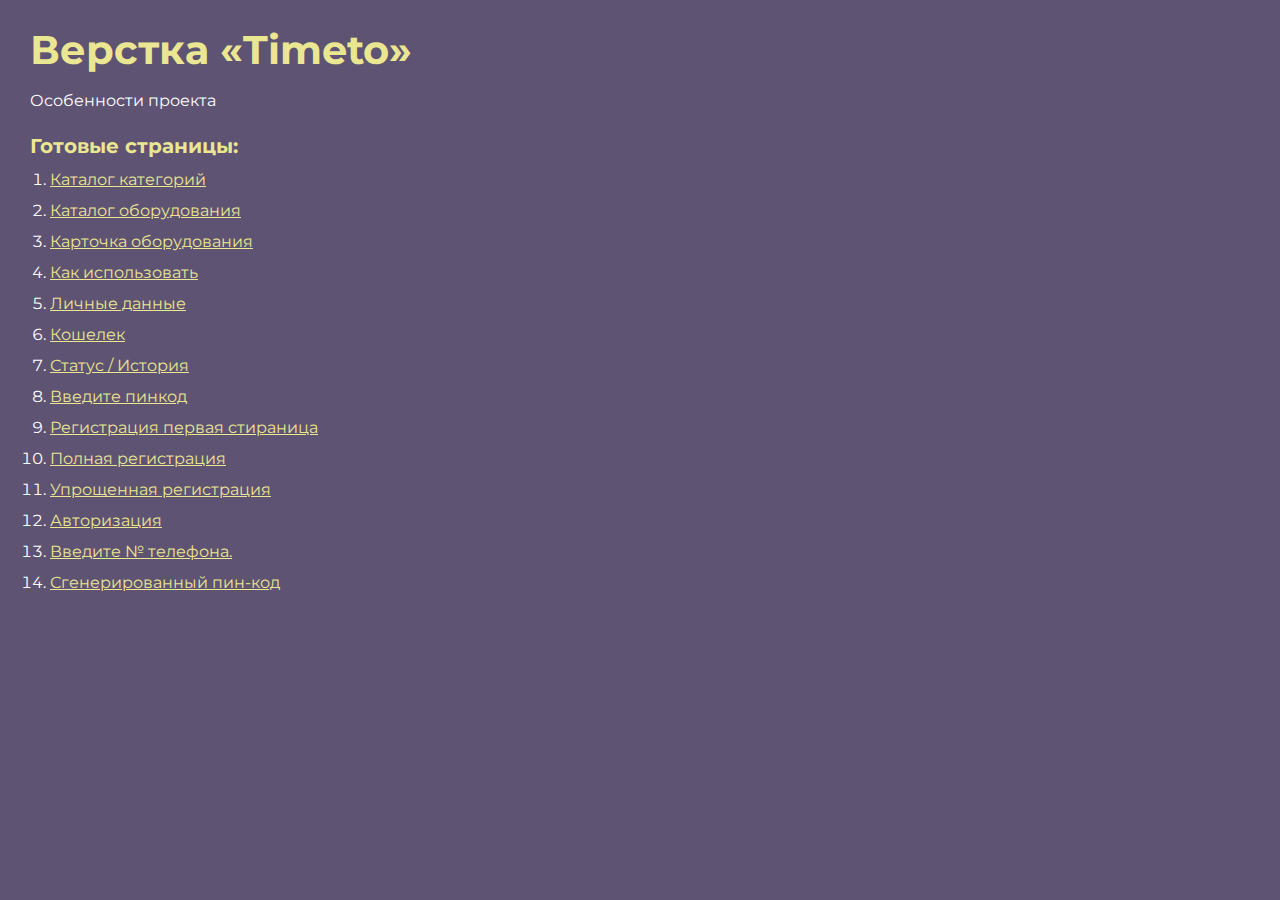
<file: index.html>
<!DOCTYPE html>
<html>

<head>
	<meta charset="UTF-8">
	<meta name="viewport" content="width=device-width, initial-scale=1.0">
	<title>Верстка «Timeto»</title>
</head>

<body>
	<div class="rootpage">
		<h1>Верстка «Timeto»</h1>
		<div class="rootpage__info">
			Особенности проекта
		</div>
		<h2>Готовые страницы:</h2>
		<ol class="rootpage__list">
			<li><a target="_blank" href="home.html">Каталог категорий</a></li>
			<li><a target="_blank" href="catalog-single.html">Каталог оборудования</a></li>
			<li><a target="_blank" href="product.html">Карточка оборудования</a></li>
			<li><a target="_blank" href="use.html">Как использовать</a></li>
			<li><a target="_blank" href="person.html">Личные данные</a></li>
			<li><a target="_blank" href="cash.html">Кошелек</a></li>
			<li><a target="_blank" href="status.html">Статус / История</a></li>
			<li><a target="_blank" href="pin.html">Введите пинкод</a></li>
			<li><a target="_blank" href="loginFirst.html">Регистрация первая стираница</a></li>
			<li><a target="_blank" href="login.html">Полная регистрация</a></li>
			<li><a target="_blank" href="simplLogin.html">Упрощенная регистрация</a></li>
			<li><a target="_blank" href="singin.html">Авторизация</a></li>
			<li><a target="_blank" href="tel.html">Введите № телефона.</a></li>
			<li><a target="_blank" href="generationPin.html">Сгенерированный пин-код</a></li>
		</ol>

	</div>
</body>
<style>
	@charset "UTF-8";
	@import url("https://fonts.googleapis.com/css?family=Montserrat:regular,700&display=swap");

	*,
	*::before,
	*::after {
		padding: 0px;
		margin: 0px;
		border: 0px;
		box-sizing: border-box;
	}

	html,
	body {
		height: 100%;
		margin: 0;
		padding: 0;
		min-width: 320px;
		width: 100%;
		color: #fff;
		background-color: #5e5373;
	}

	body {
		font-family: Montserrat;
		font-size: 100%;
		line-height: 1;
		font-size: 1rem;
	}

	a {
		text-decoration: underline;
		color: #ebe691
	}

	a:visited {
		text-decoration: underline;
		color: #aaa768;
	}

	a:hover {
		text-decoration: none;
	}

	ul li {
		list-style: none;
	}

	img {
		vertical-align: top;
	}

	.wrapper {
		width: 100%;
		min-height: 100%;
		overflow: hidden;
	}

	.rootpage {
		padding: 30px;
		display: flex;
		flex-direction: column;
		align-items: flex-start;
	}

	@media (max-width: 767px) {
		.rootpage {
			padding: 30px 15px;
		}
	}

	h1 {
		color: #ebe691;
		font-size: 2.5rem;
		margin: 0px 0px 1.25rem 0px;
	}

	@media (max-width: 767px) {
		h1 {
			font-size: 1.85rem;
			margin: 0px 0px 1.25rem 0px;
		}
	}

	h2 {
		color: #ebe691;
		font-size: 1.25rem;
		margin: 0px 0px 1rem 0px;
	}

	@media (max-width: 767px) {
		h2 {
			font-size: 1.125rem;
			margin: 0px 0px 1rem 0px;
		}
	}

	.rootpage__info {
		line-height: 140%;
		margin: 0px 0px 1.5rem 0px;
	}

	.rootpage__list {
		margin: 0px 0px 2.25rem 1.25rem;
	}

	.rootpage__list li:not(:last-child) {
		margin: 0px 0px 15px 0px;
	}

	.rootpage__contacts,
	.rootpage__tnx {
		border-radius: 200px;
		padding: 20px 65px;
		line-height: 140%;
	}

	@media (max-width: 767px) {

		.rootpage__contacts,
		.rootpage__tnx {
			border-radius: 40px;
			padding: 20px;
		}
	}

	.rootpage__contacts {
		background: #32b5a4;

	}

	.rootpage__contacts a {
		color: #ebe691;
	}

	.rootpage__tnx {
		background: #c22d63;
		margin: 0px 0px 1rem 0px;
	}
</style>

</html>
</file>
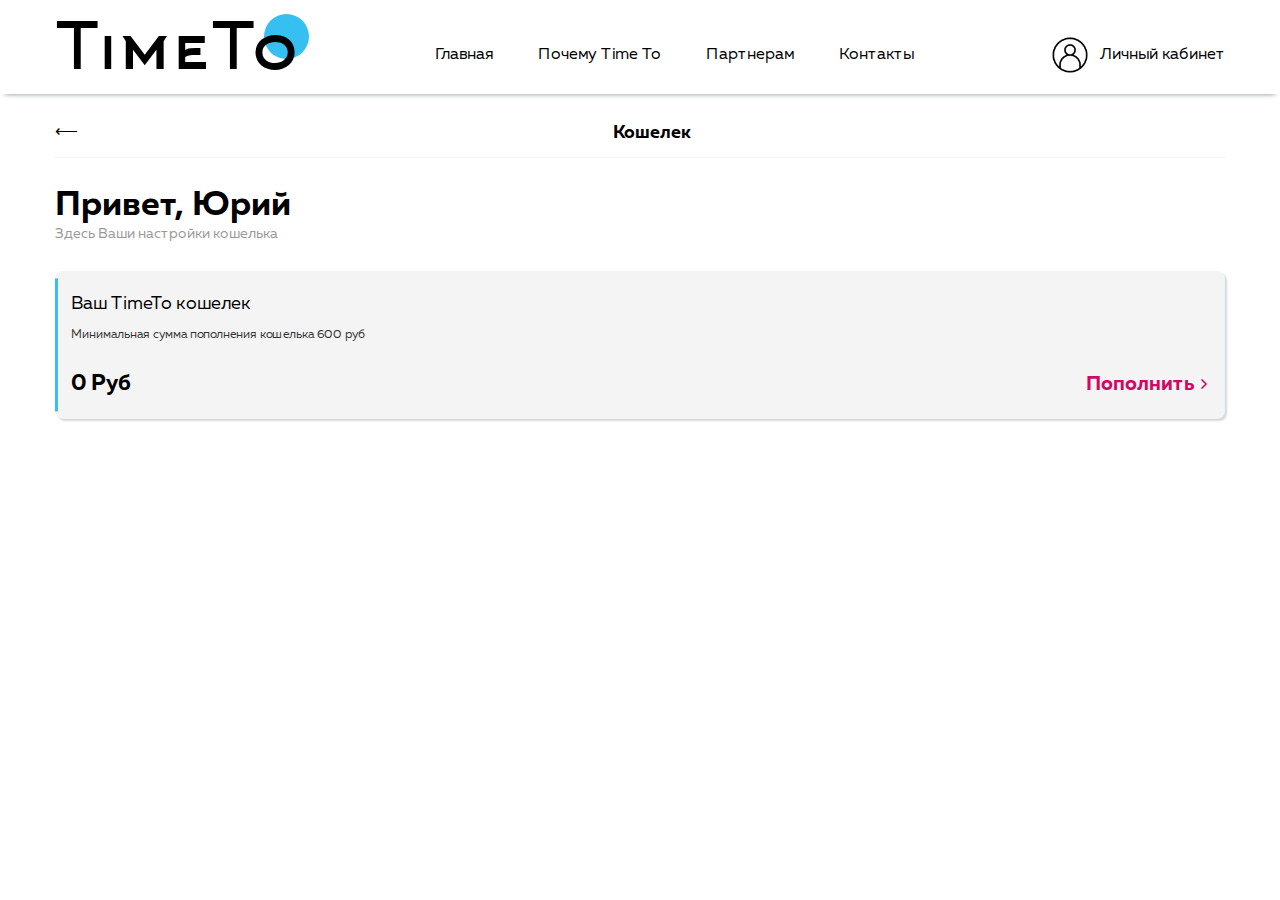
<file: cash.html>
<!DOCTYPE html>
<html lang="ru">

<head>
	<title>Ваш TimeTo кошелек</title>
	<meta charset="UTF-8">
	<meta name="format-detection" content="telephone=no">
	<!-- <style>body{opacity: 0;}</style> -->
	<link rel="stylesheet" href="css/style.css">
	<link rel="shortcut icon" href="favicon.ico">
	<!-- <meta name="robots" content="noindex, nofollow"> -->
	<meta name="viewport" content="width=device-width, initial-scale=1.0">
</head>

<body>
	<div class="wrapper">
		<header class="header">
			<div class="header__container">
				<button type="button" class="menu__icon icon-menu"><span></span></button>
				<a href="" class="header__logo"><span>TimeTo</span> </a>
				<div class="header__menu menu">
					<nav class="menu__body">

						<ul class="menu__list">
							<li class="menu__item"><a href="home.html" class="menu__link">Главная</a></li>
							<li class="menu__item"><a href="" class="menu__link">Почему Time To</a></li>
							<li class="menu__item"><a href="" class="menu__link">Партнерам</a></li>
							<li class="menu__item"><a href="" class="menu__link">Контакты</a></li>

						</ul>
					</nav>
					<div class="menu-overlay">

						<ul class="menu__list nav">
							<li class="menu__item">
								<a href="cash.html" class="menu__link">
									<picture><source srcset="img/wallet.webp" type="image/webp"><img src="img/wallet.png" alt="lorem"></picture>
									Кошелек
									<span>0 руб</span>
								</a>
							</li>
							<li class="menu__item"><a href="" class="menu__link"><picture><source srcset="img/coupon.webp" type="image/webp"><img src="img/coupon.png" alt="lorem"></picture>Promo</a></li>
							<li class="menu__item"><a href="person.html" class="menu__link">
									<picture><source srcset="img/user-data.webp" type="image/webp"><img src="img/user-data.png" alt="lorem"></picture>
									Личные данные
								</a></li>
							<li class="menu__item"><a href="status.html" class="menu__link">
									<picture><source srcset="img/history.webp" type="image/webp"><img src="img/history.png" alt="lorem"></picture>
									История / Статус</a></li>
							<li class="menu__item"><a href="" class="menu__link">
									<picture><source srcset="img/solution.webp" type="image/webp"><img src="img/solution.png" alt="lorem"></picture>
									Ваши идеи</a>
							</li>
							<li class="menu__item"><a href="" class="menu__link">
									<picture><source srcset="img/help.webp" type="image/webp"><img src="img/help.png" alt="lorem"></picture>
									FAQ's</a>
							</li>
							<li class="menu__item"><a href="" class="menu__link">
									<picture><source srcset="img/mail.webp" type="image/webp"><img src="img/mail.png" alt="lorem"></picture>
									Свяжитесь с нами</a>
							</li>
						</ul>
					</div>
				</div>
				<div class="header__actions">
					<a href="open.html" class="header__link">
						<picture><source srcset="img/user.webp" type="image/webp"><img src="img/user.png" alt="Вход в личный кабинет"></picture>
						<span>Личный кабинет</span>
					</a>
				</div>
			</div>
		</header>
		<main class="page">
			<section class="person">
				<div class="person__container">
					<a href="home.html" class="person__header-link">⟵
						<span>Кошелек</span>
					</a>
					<div class="person__bode">
						<h1 class="person__title">
							Привет, <span class="person__name">Юрий</span>
						</h1>
						<p class="person__note">Здесь Ваши настройки кошелька</p>
						<div class="person__cash cash">
							<div class="cash__inner">
								<h3 class="cash__title">Ваш TimeTo кошелек</h3>
								<p class="cash__text_min">Минимальная сумма
									пополнения кошелька 600 руб</p>
								<br>
								<br>
								<div class="cash__body">
									<span class="cash__sum">0 Руб</span>
									<a href="" class="cash__link-donate">
										Пополнить
									</a>
								</div>

							</div>
						</div>


					</div>

				</div>
			</section>
		</main>
		<footer class="footer">
			<div class="footer__container">
			</div>
		</footer>
	</div>
	<div id="popup" aria-hidden="true" class="popup">
		<div class="popup__wrapper">
			<div class="popup__content">
				<button data-close type="button" class="popup__close">X</button>
				<div class="popup__text">
					<h3 class="popup__title">Ручной пылесос</h3>
					<p class="popup__coast">Стоимость аренды</p>
					<h4 class="popup__sub-title">Как считаем?</h4>
					<p class="popup__info">Lorem ipsum dolor sit amet consectetur adipisicing elit. Labore minima quidem modi voluptates necessitatibus nesciunt, debitis saepe recusandae aliquam! Inventore officiis nihil obcaecati aliquam deleniti, omnis doloribus, voluptatum quae ullam perspiciatis molestiae ipsam tenetur nisi quas vel est quibusdam. Repellat saepe magni dignissimos nisi, minus iste doloremque impedit, ullam cumque minima ipsa incidunt rem deserunt, illum exercitationem tempora itaque veritatis officiis natus quae reprehenderit harum adipisci quaerat! Eaque qui molestiae explicabo quis accusamus, consequuntur ut numquam doloremque ullam odio cumque!
					</p>
					<h4 class="popup__sub-title">Как произведем расчет?</h4>
					<p class="popup__info">Lorem ipsum, dolor sit amet consectetur adipisicing elit. Obcaecati officia consectetur illo optio et corporis laboriosam nemo quos facilis, odit doloremque ratione, animi accusamus distinctio ducimus voluptatem incidunt est! Nam fugit pariatur tenetur error tempora dolor nemo rerum dolorum libero at distinctio, perferendis aliquid veritatis, voluptatem laudantium fugiat rem? Iste eius expedita reiciendis distinctio magnam libero. Aliquid assumenda reprehenderit laboriosam exercitationem iste! Nihil voluptate corrupti, vero voluptatum repellat quo recusandae quam eligendi veritatis quia, cum doloremque. Qui aliquam sequi quis, facilis porro saepe dolores reprehenderit accusantium repellendus tenetur fugit dicta ea accusamus dolor harum excepturi sint id esse nobis illum.</p>
				</div>
			</div>
		</div>
	</div>
	<div id="popup-info" aria-hidden="true" class="popup">
		<div class="popup__wrapper">
			<div class="popup__content">
				<button data-close type="button" class="popup__close">X</button>
				<div class="popup__text">
					<h3 class="popup__title">Инструкция</h3>
					<ol>
						<li>
							<p class="popup__info">Lorem, ipsum dolor sit amet consectetur adipisicing elit. Dicta vel distinctio assumenda optio incidunt neque.</p>
						</li>
						<li>
							<p class="popup__info">Lorem, ipsum dolor sit amet consectetur adipisicing elit. Dicta vel distinctio assumenda optio incidunt neque.</p>
						</li>
						<li>
							<p class="popup__info">Lorem, ipsum dolor sit amet consectetur adipisicing elit. Dicta vel distinctio assumenda optio incidunt neque.</p>
						</li>
						<li>
							<p class="popup__info">Lorem, ipsum dolor sit amet consectetur adipisicing elit. Dicta vel distinctio assumenda optio incidunt neque.</p>
						</li>
						<li>
							<p class="popup__info">Lorem, ipsum dolor sit amet consectetur adipisicing elit. Dicta vel distinctio assumenda optio incidunt neque.</p>
						</li>
						<li>
							<p class="popup__info">Lorem, ipsum dolor sit amet consectetur adipisicing elit. Dicta vel distinctio assumenda optio incidunt neque.</p>
						</li>
					</ol>
					<a href="" class="popup__coast" download="">Скачать инструкцию</a>
				</div>
			</div>
		</div>
	</div>
	<div id="choose" aria-hidden="true" class="popup">
		<div class="popup__wrapper">
			<div class="popup__content">
				<button data-close type="button" class="popup__close">X</button>
				<div class="popup__text">
					<a href class="popup__btn" data-popup="#choose">Начать пользоваться</a>
					<p>Lorem ipsum dolor sit, amet consectetur adipisicing elit. Culpa accusantium numquam labore odit sequi, facilis tempora non cum earum corrupti!</p>
					<br>
					<br>
					<p>Lorem ipsum dolor sit, amet consectetur adipisicing elit. Culpa accusantium numquam labore odit sequi, facilis tempora non cum earum corrupti!</p>
				</div>
			</div>
		</div>
	</div>
	<div id="rating" aria-hidden="true" class="popup">
		<div class="popup__wrapper">
			<div class="popup__content">
				<button data-close type="button" class="popup__close">X</button>
				<div class="popup__text">

					<p>Оцените сеанс пользования.</p>
					<br>
					<br>
					<form>
						<div class="rating rating_set">
							<div class="rating__body">
								<div class="rating__active"></div>
								<div class="rating__items">
									<input type="radio" class="rating__item" value="1" name="rating">
									<input type="radio" class="rating__item" value="2" name="rating">
									<input type="radio" class="rating__item" value="3" name="rating">
									<input type="radio" class="rating__item" value="4" name="rating">
									<input type="radio" class="rating__item" value="5" name="rating">
								</div>
							</div>
							<div class="rating__value">3.6</div>

						</div>
						<br>
						<br>
						<button type="submit" class="popup__btn">Оценить</button>
					</form>
				</div>
			</div>
		</div>
	</div>
	<div id="login" aria-hidden="true" class="popup">
		<div class="popup__wrapper">
			<div class="popup__content">
				<button data-close type="button" class="popup__close">X</button>
				<div class="popup__text">

					<p>На указанный эл
						адрес отправлена ссылка.
						Перейдите по ней для
						завершения регистрации</p>
					<br>
					<br>

				</div>
			</div>
		</div>
	</div>
	<div id="link" aria-hidden="true" class="popup">
		<div class="popup__wrapper">
			<div class="popup__content">
				<button data-close type="button" class="popup__close">X</button>
				<div class="popup__text">

					<p>Адрес эл почты
						подтвержден. Дождитесь
						окончания модерации. После
						ее завершения, на Ваш
						номер телефона будет
						выслано СМС со ссылкой на
						начало пользования
						сервисом. Это займет не
						более 30 мин. </p>
					<br>
					<br>
					<p>Добавить «Минимальная сумма
						пополнения кошелька 600 руб.
					</p>
				</div>
			</div>
		</div>
	</div>
	<script src="js/app.min.js?_v=20230525115527"></script>
</body>

</html>
</file>
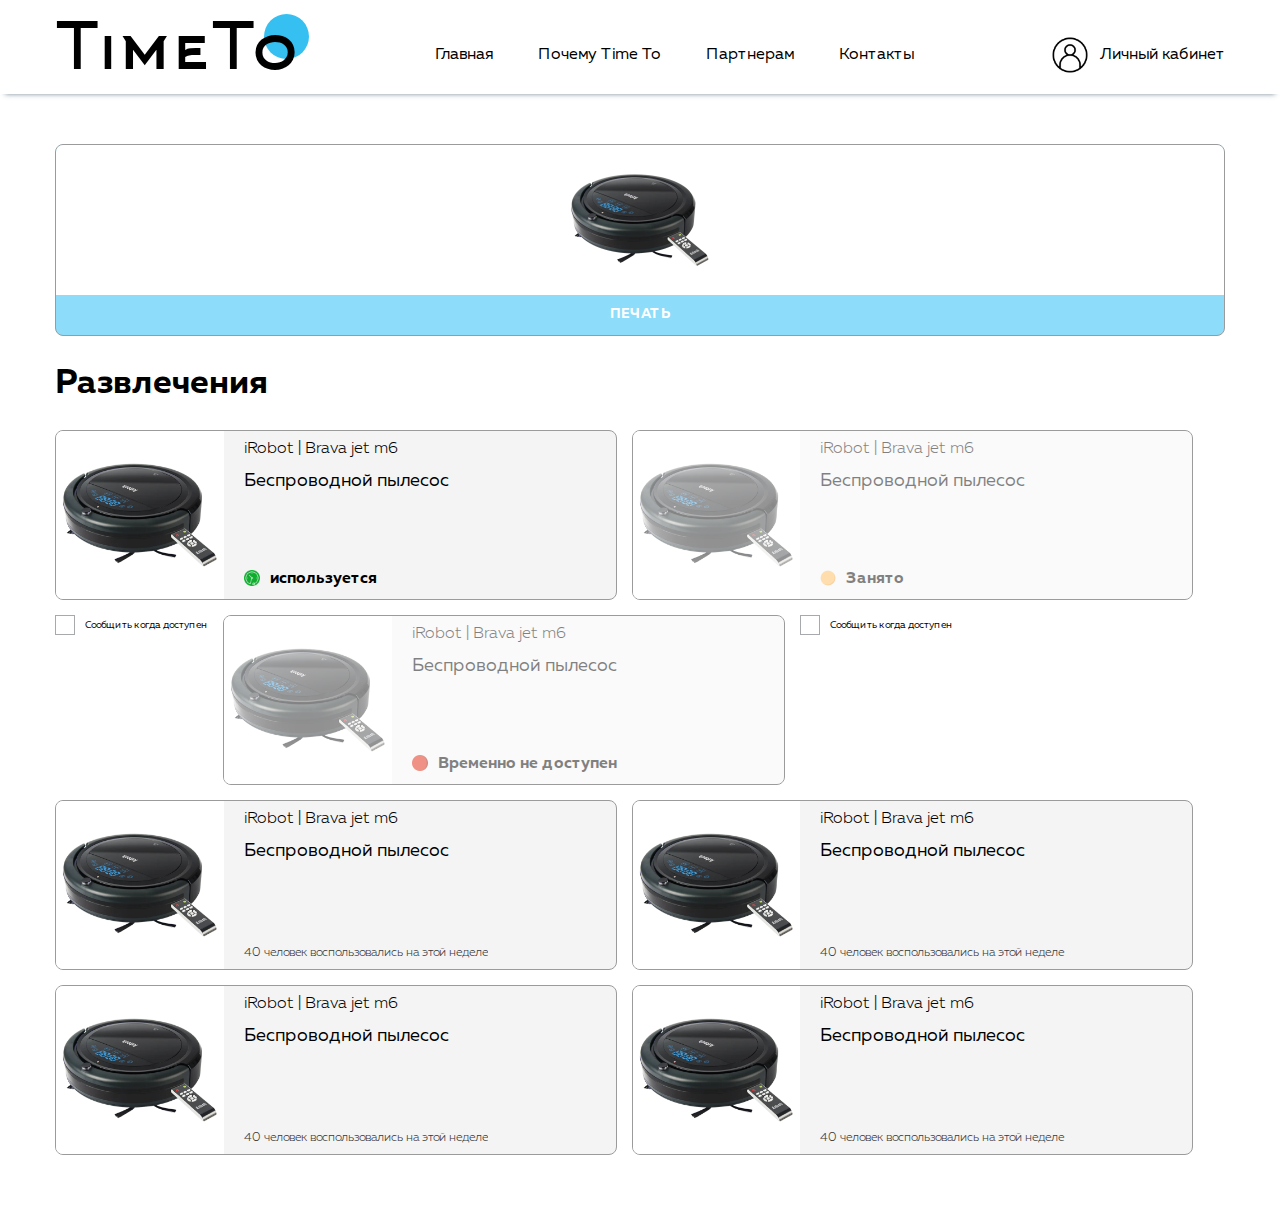
<file: catalog-single.html>
<!DOCTYPE html>
<html lang="ru">

<head>
	<title>Главная</title>
	<meta charset="UTF-8">
	<meta name="format-detection" content="telephone=no">
	<!-- <style>body{opacity: 0;}</style> -->
	<link rel="stylesheet" href="css/style.css">
	<link rel="shortcut icon" href="favicon.ico">
	<!-- <meta name="robots" content="noindex, nofollow"> -->
	<meta name="viewport" content="width=device-width, initial-scale=1.0">
</head>

<body>
	<div class="wrapper">
		<header class="header">
			<div class="header__container">
				<button type="button" class="menu__icon icon-menu"><span></span></button>
				<a href="" class="header__logo"><span>TimeTo</span> </a>
				<div class="header__menu menu">
					<nav class="menu__body">

						<ul class="menu__list">
							<li class="menu__item"><a href="home.html" class="menu__link">Главная</a></li>
							<li class="menu__item"><a href="" class="menu__link">Почему Time To</a></li>
							<li class="menu__item"><a href="" class="menu__link">Партнерам</a></li>
							<li class="menu__item"><a href="" class="menu__link">Контакты</a></li>

						</ul>
					</nav>
					<div class="menu-overlay">

						<ul class="menu__list nav">
							<li class="menu__item">
								<a href="cash.html" class="menu__link">
									<picture><source srcset="img/wallet.webp" type="image/webp"><img src="img/wallet.png" alt="lorem"></picture>
									Кошелек
									<span>0 руб</span>
								</a>
							</li>
							<li class="menu__item"><a href="" class="menu__link"><picture><source srcset="img/coupon.webp" type="image/webp"><img src="img/coupon.png" alt="lorem"></picture>Promo</a></li>
							<li class="menu__item"><a href="person.html" class="menu__link">
									<picture><source srcset="img/user-data.webp" type="image/webp"><img src="img/user-data.png" alt="lorem"></picture>
									Личные данные
								</a></li>
							<li class="menu__item"><a href="status.html" class="menu__link">
									<picture><source srcset="img/history.webp" type="image/webp"><img src="img/history.png" alt="lorem"></picture>
									История / Статус</a></li>
							<li class="menu__item"><a href="" class="menu__link">
									<picture><source srcset="img/solution.webp" type="image/webp"><img src="img/solution.png" alt="lorem"></picture>
									Ваши идеи</a>
							</li>
							<li class="menu__item"><a href="" class="menu__link">
									<picture><source srcset="img/help.webp" type="image/webp"><img src="img/help.png" alt="lorem"></picture>
									FAQ's</a>
							</li>
							<li class="menu__item"><a href="" class="menu__link">
									<picture><source srcset="img/mail.webp" type="image/webp"><img src="img/mail.png" alt="lorem"></picture>
									Свяжитесь с нами</a>
							</li>
						</ul>
					</div>
				</div>
				<div class="header__actions">
					<a href="open.html" class="header__link">
						<picture><source srcset="img/user.webp" type="image/webp"><img src="img/user.png" alt="Вход в личный кабинет"></picture>
						<span>Личный кабинет</span>
					</a>
				</div>
			</div>
		</header>
		<main class="page">
			<section class="catalog-single">
				<div class="catalog-single__container">
					<!-- Оболочка слайдера -->
					<div class="catalog-single__slider swiper">
						<!-- Двигающееся часть слайдера -->
						<div class="catalog-single__wrapper swiper-wrapper">
							<!-- Слайд -->
							<div class="catalog-single__slide swiper-slide">
								<a href="catalog-single.html" class="catalog__link">
									<div class="catalog-single__img">
										<picture><source srcset="img/robot.webp" type="image/webp"><img src="img/robot.png" alt="Lorem"></picture>
									</div>
									<div class="catalog-single__title">
										<h2 class="">Печать</h2>
									</div>
								</a>
							</div>
							<!-- Слайд -->
							<div class="catalog-single__slide swiper-slide">
								<a href="catalog-single.html" class="catalog__link">
									<div class="catalog-single__img">
										<picture><source srcset="img/robot.webp" type="image/webp"><img src="img/robot.png" alt="Lorem"></picture>
									</div>
									<div class="catalog-single__title">
										<h2 class="">Печать</h2>
									</div>
								</a>
							</div>
							<!-- Слайд -->
							<div class="catalog-single__slide swiper-slide">
								<a href="catalog-single.html" class="catalog__link">
									<div class="catalog-single__img">
										<picture><source srcset="img/robot.webp" type="image/webp"><img src="img/robot.png" alt="Lorem"></picture>
									</div>
									<div class="catalog-single__title">
										<h2 class="">Печать</h2>
									</div>
								</a>
							</div>
							<!-- Слайд -->
							<div class="catalog-single__slide swiper-slide">
								<a href="catalog-single.html" class="catalog__link">
									<div class="catalog-single__img">
										<picture><source srcset="img/robot.webp" type="image/webp"><img src="img/robot.png" alt="Lorem"></picture>
									</div>
									<div class="catalog-single__title">
										<h2 class="">Печать</h2>
									</div>
								</a>
							</div>
							<!-- Слайд -->
							<div class="catalog-single__slide swiper-slide">
								<a href="catalog-single.html" class="catalog__link">
									<div class="catalog-single__img">
										<picture><source srcset="img/robot.webp" type="image/webp"><img src="img/robot.png" alt="Lorem"></picture>
									</div>
									<div class="catalog-single__title">
										<h2 class="">Печать</h2>
									</div>
								</a>
							</div>
							<!-- Слайд -->
							<div class="catalog-single__slide swiper-slide">
								<a href="catalog-single.html" class="catalog__link">
									<div class="catalog-single__img">
										<picture><source srcset="img/robot.webp" type="image/webp"><img src="img/robot.png" alt="Lorem"></picture>
									</div>
									<div class="catalog-single__title">
										<h2 class="">Печать</h2>
									</div>
								</a>
							</div>
						</div>
					</div>
					<h1>Развлечения</h1>
					<ul class="catalog-single__list">
						<li class="catalog-single__item">

							<div class="catalog-single__img">
								<a href="product.html">
									<picture>
										<source srcset="img/robot.webp" type="image/webp"><img src="img/robot.jpg" alt="Lorem">
									</picture>
								</a>
							</div>
							<div class="catalog-single__content">
								<a href="product.html" class="catalog-single__name">iRobot | Brava jet m6</a>
								<a href="product.html" class="catalog-single__title"> Беспроводной пылесос</a>
								<span class="catalog-single__time">
									<picture><source srcset="img/time.webp" type="image/webp"><img src="img/time.png" alt="time"></picture>
									используется
								</span>
							</div>

						</li>
						<li class="catalog-single__item catalog-single__item_disable">

							<div class="catalog-single__img">
								<a href="product.html">
									<picture>
										<source srcset="img/robot.webp" type="image/webp"><img src="img/robot.jpg" alt="Lorem">
									</picture>
								</a>
							</div>
							<div class="catalog-single__content">
								<a href="product.html" class="catalog-single__name">iRobot | Brava jet m6</a>
								<a href="product.html" class="catalog-single__title"> Беспроводной пылесос</a>
								<span class="catalog-single__time">
									<picture><source srcset="img/bese.webp" type="image/webp"><img src="img/bese.png" alt="time"></picture>
									Занято
								</span>
							</div>

						</li>
						<div class="checkbox">
							<input id="c_1" data-error="Ошибка" class="checkbox__input" type="checkbox" value="1" name="form[]">
							<label for="c_1" class="checkbox__label"><span class="checkbox__text">Сообщить когда доступен</span></label>
						</div>
						<li class="catalog-single__item catalog-single__item_disable">

							<div class="catalog-single__img">
								<a href="product.html">
									<picture>
										<source srcset="img/robot.webp" type="image/webp"><img src="img/robot.jpg" alt="Lorem">
									</picture>
								</a>
							</div>
							<div class="catalog-single__content">
								<a href="product.html" class="catalog-single__name">iRobot | Brava jet m6</a>
								<a href="product.html" class="catalog-single__title"> Беспроводной пылесос</a>
								<span class="catalog-single__time">
									<picture><source srcset="img/exit.webp" type="image/webp"><img src="img/exit.png" alt="time"></picture>
									Временно не доступен
								</span>
							</div>

						</li>
						<div class="checkbox">
							<input id="c_2" data-error="Ошибка" class="checkbox__input" type="checkbox" value="2" name="form[]">
							<label for="c_2" class="checkbox__label"><span class="checkbox__text">Сообщить когда доступен</span></label>
						</div>
						<li class="catalog-single__item">

							<div class="catalog-single__img">
								<a href="product.html">
									<picture>
										<source srcset="img/robot.webp" type="image/webp"><img src="img/robot.jpg" alt="Lorem">
									</picture>
								</a>
							</div>
							<div class="catalog-single__content">
								<a href="product.html" class="catalog-single__name">iRobot | Brava jet m6</a>
								<a href="product.html" class="catalog-single__title"> Беспроводной пылесос</a>
								<a href="product.html" class="catalog-single__counter">
									<span class="catalog-single__counter-num">40</span> человек воспользовались на этой неделе
								</a>
							</div>

						</li>
						<li class="catalog-single__item">

							<div class="catalog-single__img">
								<a href="product.html">
									<picture>
										<source srcset="img/robot.webp" type="image/webp"><img src="img/robot.jpg" alt="Lorem">
									</picture>
								</a>
							</div>
							<div class="catalog-single__content">
								<a href="product.html" class="catalog-single__name">iRobot | Brava jet m6</a>
								<a href="product.html" class="catalog-single__title"> Беспроводной пылесос</a>
								<a href="product.html" class="catalog-single__counter">
									<span class="catalog-single__counter-num">40</span> человек воспользовались на этой неделе
								</a>
							</div>

						</li>
						<li class="catalog-single__item">

							<div class="catalog-single__img">
								<a href="product.html">
									<picture>
										<source srcset="img/robot.webp" type="image/webp"><img src="img/robot.jpg" alt="Lorem">
									</picture>
								</a>
							</div>
							<div class="catalog-single__content">
								<a href="product.html" class="catalog-single__name">iRobot | Brava jet m6</a>
								<a href="product.html" class="catalog-single__title"> Беспроводной пылесос</a>
								<a href="product.html" class="catalog-single__counter">
									<span class="catalog-single__counter-num">40</span> человек воспользовались на этой неделе
								</a>
							</div>

						</li>
						<li class="catalog-single__item">

							<div class="catalog-single__img">
								<a href="product.html">
									<picture>
										<source srcset="img/robot.webp" type="image/webp"><img src="img/robot.jpg" alt="Lorem">
									</picture>
								</a>
							</div>
							<div class="catalog-single__content">
								<a href="product.html" class="catalog-single__name">iRobot | Brava jet m6</a>
								<a href="product.html" class="catalog-single__title"> Беспроводной пылесос</a>
								<a href="product.html" class="catalog-single__counter">
									<span class="catalog-single__counter-num">40</span> человек воспользовались на этой неделе
								</a>
							</div>

						</li>
					</ul>
				</div>
			</section>
		</main>
		<footer class="footer">
			<div class="footer__container">
			</div>
		</footer>
	</div>
	<div id="popup" aria-hidden="true" class="popup">
		<div class="popup__wrapper">
			<div class="popup__content">
				<button data-close type="button" class="popup__close">X</button>
				<div class="popup__text">
					<h3 class="popup__title">Ручной пылесос</h3>
					<p class="popup__coast">Стоимость аренды</p>
					<h4 class="popup__sub-title">Как считаем?</h4>
					<p class="popup__info">Lorem ipsum dolor sit amet consectetur adipisicing elit. Labore minima quidem modi voluptates necessitatibus nesciunt, debitis saepe recusandae aliquam! Inventore officiis nihil obcaecati aliquam deleniti, omnis doloribus, voluptatum quae ullam perspiciatis molestiae ipsam tenetur nisi quas vel est quibusdam. Repellat saepe magni dignissimos nisi, minus iste doloremque impedit, ullam cumque minima ipsa incidunt rem deserunt, illum exercitationem tempora itaque veritatis officiis natus quae reprehenderit harum adipisci quaerat! Eaque qui molestiae explicabo quis accusamus, consequuntur ut numquam doloremque ullam odio cumque!
					</p>
					<h4 class="popup__sub-title">Как произведем расчет?</h4>
					<p class="popup__info">Lorem ipsum, dolor sit amet consectetur adipisicing elit. Obcaecati officia consectetur illo optio et corporis laboriosam nemo quos facilis, odit doloremque ratione, animi accusamus distinctio ducimus voluptatem incidunt est! Nam fugit pariatur tenetur error tempora dolor nemo rerum dolorum libero at distinctio, perferendis aliquid veritatis, voluptatem laudantium fugiat rem? Iste eius expedita reiciendis distinctio magnam libero. Aliquid assumenda reprehenderit laboriosam exercitationem iste! Nihil voluptate corrupti, vero voluptatum repellat quo recusandae quam eligendi veritatis quia, cum doloremque. Qui aliquam sequi quis, facilis porro saepe dolores reprehenderit accusantium repellendus tenetur fugit dicta ea accusamus dolor harum excepturi sint id esse nobis illum.</p>
				</div>
			</div>
		</div>
	</div>
	<div id="popup-info" aria-hidden="true" class="popup">
		<div class="popup__wrapper">
			<div class="popup__content">
				<button data-close type="button" class="popup__close">X</button>
				<div class="popup__text">
					<h3 class="popup__title">Инструкция</h3>
					<ol>
						<li>
							<p class="popup__info">Lorem, ipsum dolor sit amet consectetur adipisicing elit. Dicta vel distinctio assumenda optio incidunt neque.</p>
						</li>
						<li>
							<p class="popup__info">Lorem, ipsum dolor sit amet consectetur adipisicing elit. Dicta vel distinctio assumenda optio incidunt neque.</p>
						</li>
						<li>
							<p class="popup__info">Lorem, ipsum dolor sit amet consectetur adipisicing elit. Dicta vel distinctio assumenda optio incidunt neque.</p>
						</li>
						<li>
							<p class="popup__info">Lorem, ipsum dolor sit amet consectetur adipisicing elit. Dicta vel distinctio assumenda optio incidunt neque.</p>
						</li>
						<li>
							<p class="popup__info">Lorem, ipsum dolor sit amet consectetur adipisicing elit. Dicta vel distinctio assumenda optio incidunt neque.</p>
						</li>
						<li>
							<p class="popup__info">Lorem, ipsum dolor sit amet consectetur adipisicing elit. Dicta vel distinctio assumenda optio incidunt neque.</p>
						</li>
					</ol>
					<a href="" class="popup__coast" download="">Скачать инструкцию</a>
				</div>
			</div>
		</div>
	</div>
	<div id="choose" aria-hidden="true" class="popup">
		<div class="popup__wrapper">
			<div class="popup__content">
				<button data-close type="button" class="popup__close">X</button>
				<div class="popup__text">
					<a href class="popup__btn" data-popup="#choose">Начать пользоваться</a>
					<p>Lorem ipsum dolor sit, amet consectetur adipisicing elit. Culpa accusantium numquam labore odit sequi, facilis tempora non cum earum corrupti!</p>
					<br>
					<br>
					<p>Lorem ipsum dolor sit, amet consectetur adipisicing elit. Culpa accusantium numquam labore odit sequi, facilis tempora non cum earum corrupti!</p>
				</div>
			</div>
		</div>
	</div>
	<div id="rating" aria-hidden="true" class="popup">
		<div class="popup__wrapper">
			<div class="popup__content">
				<button data-close type="button" class="popup__close">X</button>
				<div class="popup__text">

					<p>Оцените сеанс пользования.</p>
					<br>
					<br>
					<form>
						<div class="rating rating_set">
							<div class="rating__body">
								<div class="rating__active"></div>
								<div class="rating__items">
									<input type="radio" class="rating__item" value="1" name="rating">
									<input type="radio" class="rating__item" value="2" name="rating">
									<input type="radio" class="rating__item" value="3" name="rating">
									<input type="radio" class="rating__item" value="4" name="rating">
									<input type="radio" class="rating__item" value="5" name="rating">
								</div>
							</div>
							<div class="rating__value">3.6</div>

						</div>
						<br>
						<br>
						<button type="submit" class="popup__btn">Оценить</button>
					</form>
				</div>
			</div>
		</div>
	</div>
	<div id="login" aria-hidden="true" class="popup">
		<div class="popup__wrapper">
			<div class="popup__content">
				<button data-close type="button" class="popup__close">X</button>
				<div class="popup__text">

					<p>На указанный эл
						адрес отправлена ссылка.
						Перейдите по ней для
						завершения регистрации</p>
					<br>
					<br>

				</div>
			</div>
		</div>
	</div>
	<div id="link" aria-hidden="true" class="popup">
		<div class="popup__wrapper">
			<div class="popup__content">
				<button data-close type="button" class="popup__close">X</button>
				<div class="popup__text">

					<p>Адрес эл почты
						подтвержден. Дождитесь
						окончания модерации. После
						ее завершения, на Ваш
						номер телефона будет
						выслано СМС со ссылкой на
						начало пользования
						сервисом. Это займет не
						более 30 мин. </p>
					<br>
					<br>
					<p>Добавить «Минимальная сумма
						пополнения кошелька 600 руб.
					</p>
				</div>
			</div>
		</div>
	</div>
	<script src="js/app.min.js?_v=20230525115527"></script>
</body>

</html>
</file>
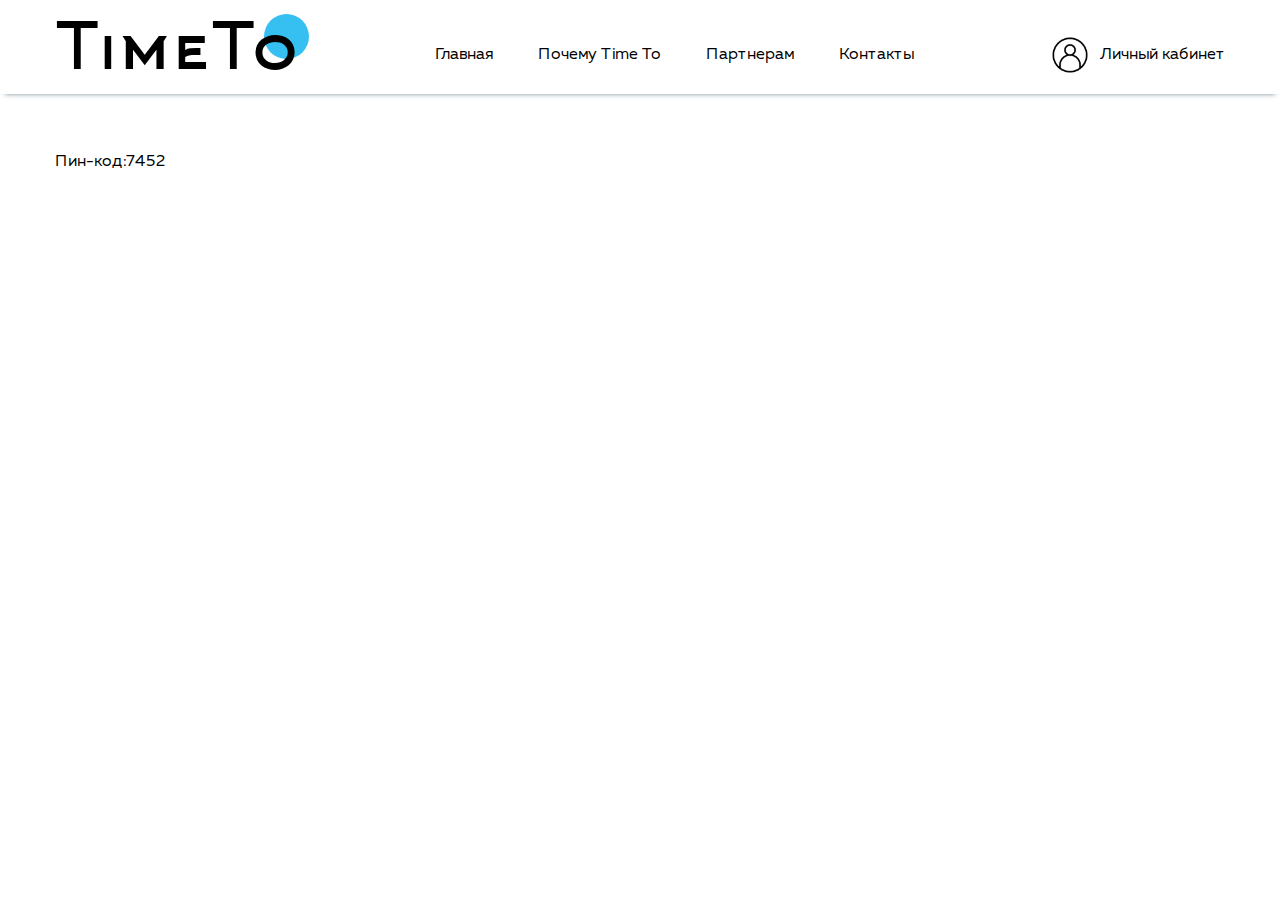
<file: generationPin.html>
<!DOCTYPE html>
<html lang="ru">

<head>
	<title>Сгенерированный пин-код</title>
	<meta charset="UTF-8">
	<meta name="format-detection" content="telephone=no">
	<!-- <style>body{opacity: 0;}</style> -->
	<link rel="stylesheet" href="css/style.css">
	<link rel="stylesheet" href="css/new.css">
	<link rel="shortcut icon" href="favicon.ico">
	<!-- <meta name="robots" content="noindex, nofollow"> -->
	<meta name="viewport" content="width=device-width, initial-scale=1.0">
</head>

<body>
	<div class="wrapper">
		<header class="header">
			<div class="header__container">
				<button type="button" class="menu__icon icon-menu"><span></span></button>
				<a href="" class="header__logo"><span>TimeTo</span> </a>
				<div class="header__menu menu">
					<nav class="menu__body">

						<ul class="menu__list">
							<li class="menu__item"><a href="home.html" class="menu__link">Главная</a></li>
							<li class="menu__item"><a href="" class="menu__link">Почему Time To</a></li>
							<li class="menu__item"><a href="" class="menu__link">Партнерам</a></li>
							<li class="menu__item"><a href="" class="menu__link">Контакты</a></li>

						</ul>
					</nav>
					<div class="menu-overlay">

						<ul class="menu__list nav">
							<li class="menu__item">
								<a href="cash.html" class="menu__link">
									<picture><source srcset="img/wallet.webp" type="image/webp"><img src="img/wallet.png" alt="lorem"></picture>
									Кошелек
									<span>0 руб</span>
								</a>
							</li>
							<li class="menu__item"><a href="" class="menu__link"><picture><source srcset="img/coupon.webp" type="image/webp"><img src="img/coupon.png" alt="lorem"></picture>Promo</a></li>
							<li class="menu__item"><a href="person.html" class="menu__link">
									<picture><source srcset="img/user-data.webp" type="image/webp"><img src="img/user-data.png" alt="lorem"></picture>
									Личные данные
								</a></li>
							<li class="menu__item"><a href="status.html" class="menu__link">
									<picture><source srcset="img/history.webp" type="image/webp"><img src="img/history.png" alt="lorem"></picture>
									История / Статус</a></li>
							<li class="menu__item"><a href="" class="menu__link">
									<picture><source srcset="img/solution.webp" type="image/webp"><img src="img/solution.png" alt="lorem"></picture>
									Ваши идеи</a>
							</li>
							<li class="menu__item"><a href="" class="menu__link">
									<picture><source srcset="img/help.webp" type="image/webp"><img src="img/help.png" alt="lorem"></picture>
									FAQ's</a>
							</li>
							<li class="menu__item"><a href="" class="menu__link">
									<picture><source srcset="img/mail.webp" type="image/webp"><img src="img/mail.png" alt="lorem"></picture>
									Свяжитесь с нами</a>
							</li>
						</ul>
					</div>
				</div>
				<div class="header__actions">
					<a href="open.html" class="header__link">
						<picture><source srcset="img/user.webp" type="image/webp"><img src="img/user.png" alt="Вход в личный кабинет"></picture>
						<span>Личный кабинет</span>
					</a>
				</div>
			</div>
		</header>
		<main class="page">
			<section class="person">
				<div class="person__container">
					
					<p class="person__text person__text_start">
						Пин-код:7452
					</p>
					
				</div>
			</section>
		</main>
		<footer class="footer">
			<div class="footer__container">
			</div>
		</footer>
	</div>
	<script src="js/app.min.js?_v=20230525115527"></script>
</body>

</html>
</file>
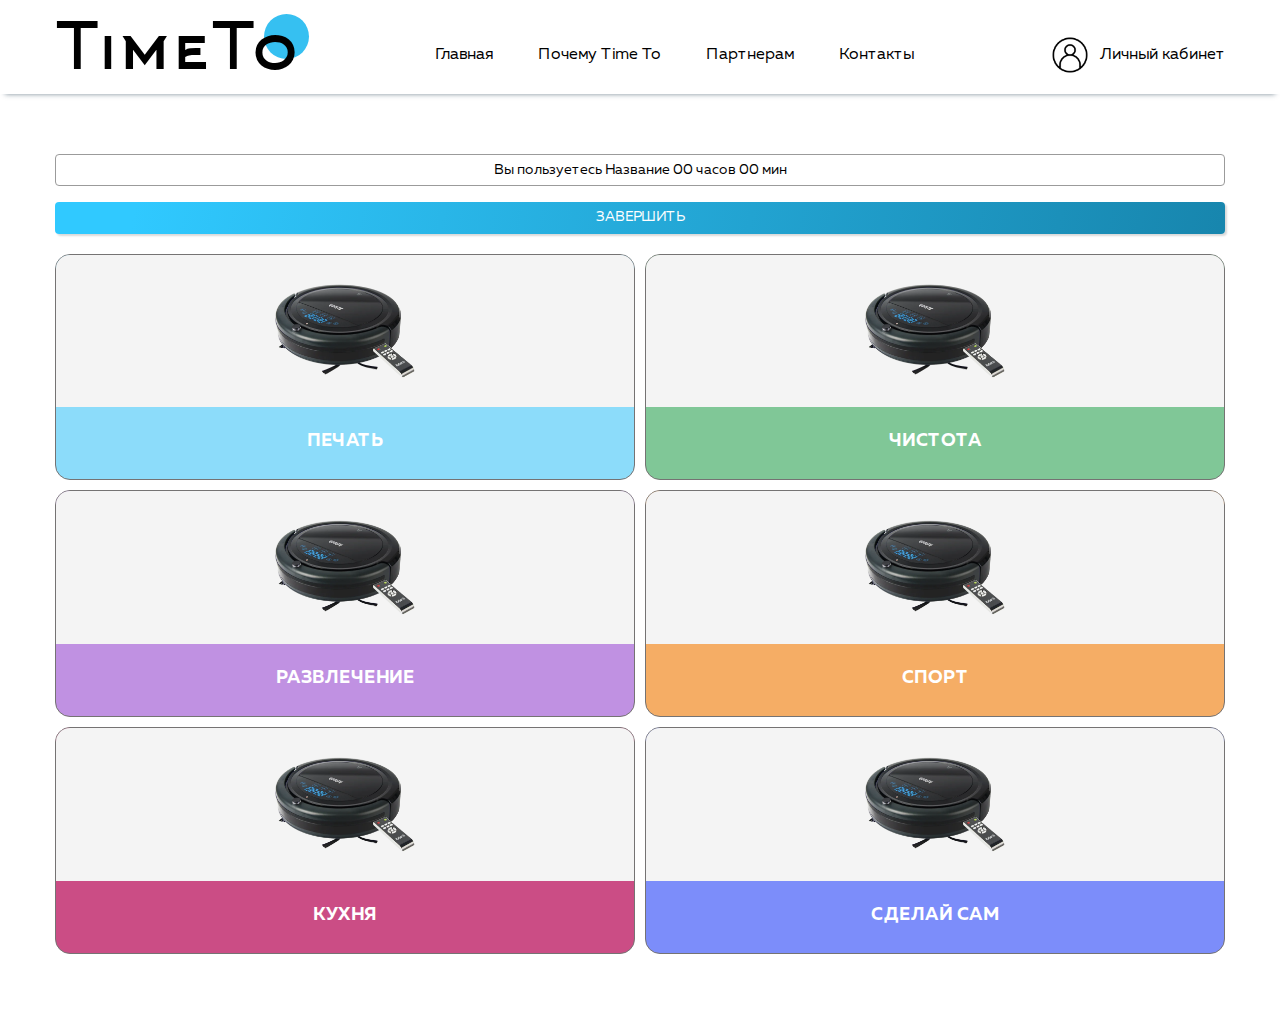
<file: home.html>
<!DOCTYPE html>
<html lang="ru">

<head>
	<title>Главная</title>
	<meta charset="UTF-8">
	<meta name="format-detection" content="telephone=no">
	<!-- <style>body{opacity: 0;}</style> -->
	<link rel="stylesheet" href="css/style.css">
	<link rel="stylesheet" href="css/new.css">
	<link rel="shortcut icon" href="favicon.ico">
	<!-- <meta name="robots" content="noindex, nofollow"> -->
	<meta name="viewport" content="width=device-width, initial-scale=1.0">
</head>

<body>
	<div class="wrapper">
		<header class="header">
			<div class="header__container">
				<button type="button" class="menu__icon icon-menu"><span></span></button>
				<a href="" class="header__logo"><span>TimeTo</span> </a>
				<div class="header__menu menu">
					<nav class="menu__body">

						<ul class="menu__list">
							<li class="menu__item"><a href="home.html" class="menu__link">Главная</a></li>
							<li class="menu__item"><a href="" class="menu__link">Почему Time To</a></li>
							<li class="menu__item"><a href="" class="menu__link">Партнерам</a></li>
							<li class="menu__item"><a href="" class="menu__link">Контакты</a></li>

						</ul>
					</nav>
					<div class="menu-overlay">

						<ul class="menu__list nav">
							<li class="menu__item">
								<a href="cash.html" class="menu__link">
									<picture><source srcset="img/wallet.webp" type="image/webp"><img src="img/wallet.png" alt="lorem"></picture>
									Кошелек
									<span>0 руб</span>
								</a>
							</li>
							<li class="menu__item"><a href="" class="menu__link"><picture><source srcset="img/coupon.webp" type="image/webp"><img src="img/coupon.png" alt="lorem"></picture>Promo</a></li>
							<li class="menu__item"><a href="person.html" class="menu__link">
									<picture><source srcset="img/user-data.webp" type="image/webp"><img src="img/user-data.png" alt="lorem"></picture>
									Личные данные
								</a></li>
							<li class="menu__item"><a href="status.html" class="menu__link">
									<picture><source srcset="img/history.webp" type="image/webp"><img src="img/history.png" alt="lorem"></picture>
									История / Статус</a></li>
							<li class="menu__item"><a href="" class="menu__link">
									<picture><source srcset="img/solution.webp" type="image/webp"><img src="img/solution.png" alt="lorem"></picture>
									Ваши идеи</a>
							</li>
							<li class="menu__item"><a href="" class="menu__link">
									<picture><source srcset="img/help.webp" type="image/webp"><img src="img/help.png" alt="lorem"></picture>
									FAQ's</a>
							</li>
							<li class="menu__item"><a href="" class="menu__link">
									<picture><source srcset="img/mail.webp" type="image/webp"><img src="img/mail.png" alt="lorem"></picture>
									Свяжитесь с нами</a>
							</li>
						</ul>
					</div>
				</div>
				<div class="header__actions">
					<a href="open.html" class="header__link">
						<picture><source srcset="img/user.webp" type="image/webp"><img src="img/user.png" alt="Вход в личный кабинет"></picture>
						<span>Личный кабинет</span>
					</a>
				</div>
			</div>
		</header>
		<main class="page">
			<section class="catalog">
				<div class="catalog__container">
					<h2 class="catalog__use"> Вы пользуетесь Название 00 часов 00 мин</h2>
					<a href="" class="catalog__btn">Завершить</a>
					<ul class="catalog__list">
						<li class="catalog__item">
							<a href="catalog-single.html" class="catalog__link">
								<div class="catalog__img">
									<picture>
										<source srcset="img/robot.webp" type="image/webp"><img src="img/robot.jpg" alt="Lorem">
									</picture>
								</div>
								<div class="catalog__title">
									<h2 class="">Печать</h2>
								</div>
							</a>
						</li>
						<li class="catalog__item">
							<a href="" class="catalog__link">
								<div class="catalog__img">
									<picture>
										<source srcset="img/robot.webp" type="image/webp"><img src="img/robot.jpg" alt="Lorem">
									</picture>
								</div>
								<div class="catalog__title">
									<h2 class="">Чистота</h2>
								</div>
							</a>
						</li>
						<li class="catalog__item">
							<a href="" class="catalog__link">
								<div class="catalog__img">
									<picture>
										<source srcset="img/robot.webp" type="image/webp"><img src="img/robot.jpg" alt="Lorem">
									</picture>
								</div>
								<div class="catalog__title">
									<h2 class="">Развлечение</h2>
								</div>
							</a>
						</li>
						<li class="catalog__item">
							<a href="" class="catalog__link">
								<div class="catalog__img">
									<picture>
										<source srcset="img/robot.webp" type="image/webp"><img src="img/robot.jpg" alt="Lorem">
									</picture>
								</div>
								<div class="catalog__title">
									<h2 class="">Спорт</h2>
								</div>
							</a>
						</li>
						<li class="catalog__item">
							<a href="" class="catalog__link">
								<div class="catalog__img">
									<picture>
										<source srcset="img/robot.webp" type="image/webp"><img src="img/robot.jpg" alt="Lorem">
									</picture>
								</div>
								<div class="catalog__title">
									<h2 class="">Кухня</h2>
								</div>
							</a>
						</li>
						<li class="catalog__item">
							<a href="" class="catalog__link">
								<div class="catalog__img">
									<picture>
										<source srcset="img/robot.webp" type="image/webp"><img src="img/robot.jpg" alt="Lorem">
									</picture>
								</div>
								<div class="catalog__title">
									<h2 class="">Сделай сам</h2>
								</div>
							</a>
						</li>
					</ul>
				</div>
			</section>
		</main>
		<footer class="footer">
			<div class="footer__container">
			</div>
		</footer>
	</div>
	<div id="popup" aria-hidden="true" class="popup">
		<div class="popup__wrapper">
			<div class="popup__content">
				<button data-close type="button" class="popup__close">X</button>
				<div class="popup__text">
					<h3 class="popup__title">Ручной пылесос</h3>
					<p class="popup__coast">Стоимость аренды</p>
					<h4 class="popup__sub-title">Как считаем?</h4>
					<p class="popup__info">Lorem ipsum dolor sit amet consectetur adipisicing elit. Labore minima quidem modi voluptates necessitatibus nesciunt, debitis saepe recusandae aliquam! Inventore officiis nihil obcaecati aliquam deleniti, omnis doloribus, voluptatum quae ullam perspiciatis molestiae ipsam tenetur nisi quas vel est quibusdam. Repellat saepe magni dignissimos nisi, minus iste doloremque impedit, ullam cumque minima ipsa incidunt rem deserunt, illum exercitationem tempora itaque veritatis officiis natus quae reprehenderit harum adipisci quaerat! Eaque qui molestiae explicabo quis accusamus, consequuntur ut numquam doloremque ullam odio cumque!
					</p>
					<h4 class="popup__sub-title">Как произведем расчет?</h4>
					<p class="popup__info">Lorem ipsum, dolor sit amet consectetur adipisicing elit. Obcaecati officia consectetur illo optio et corporis laboriosam nemo quos facilis, odit doloremque ratione, animi accusamus distinctio ducimus voluptatem incidunt est! Nam fugit pariatur tenetur error tempora dolor nemo rerum dolorum libero at distinctio, perferendis aliquid veritatis, voluptatem laudantium fugiat rem? Iste eius expedita reiciendis distinctio magnam libero. Aliquid assumenda reprehenderit laboriosam exercitationem iste! Nihil voluptate corrupti, vero voluptatum repellat quo recusandae quam eligendi veritatis quia, cum doloremque. Qui aliquam sequi quis, facilis porro saepe dolores reprehenderit accusantium repellendus tenetur fugit dicta ea accusamus dolor harum excepturi sint id esse nobis illum.</p>
				</div>
			</div>
		</div>
	</div>
	<div id="popup-info" aria-hidden="true" class="popup">
		<div class="popup__wrapper">
			<div class="popup__content">
				<button data-close type="button" class="popup__close">X</button>
				<div class="popup__text">
					<h3 class="popup__title">Инструкция</h3>
					<ol>
						<li>
							<p class="popup__info">Lorem, ipsum dolor sit amet consectetur adipisicing elit. Dicta vel distinctio assumenda optio incidunt neque.</p>
						</li>
						<li>
							<p class="popup__info">Lorem, ipsum dolor sit amet consectetur adipisicing elit. Dicta vel distinctio assumenda optio incidunt neque.</p>
						</li>
						<li>
							<p class="popup__info">Lorem, ipsum dolor sit amet consectetur adipisicing elit. Dicta vel distinctio assumenda optio incidunt neque.</p>
						</li>
						<li>
							<p class="popup__info">Lorem, ipsum dolor sit amet consectetur adipisicing elit. Dicta vel distinctio assumenda optio incidunt neque.</p>
						</li>
						<li>
							<p class="popup__info">Lorem, ipsum dolor sit amet consectetur adipisicing elit. Dicta vel distinctio assumenda optio incidunt neque.</p>
						</li>
						<li>
							<p class="popup__info">Lorem, ipsum dolor sit amet consectetur adipisicing elit. Dicta vel distinctio assumenda optio incidunt neque.</p>
						</li>
					</ol>
					<a href="" class="popup__coast" download="">Скачать инструкцию</a>
				</div>
			</div>
		</div>
	</div>
	<div id="choose" aria-hidden="true" class="popup">
		<div class="popup__wrapper">
			<div class="popup__content">
				<button data-close type="button" class="popup__close">X</button>
				<div class="popup__text">
					<a href class="popup__btn" data-popup="#choose">Начать пользоваться</a>
					<p>Lorem ipsum dolor sit, amet consectetur adipisicing elit. Culpa accusantium numquam labore odit sequi, facilis tempora non cum earum corrupti!</p>
					<br>
					<br>
					<p>Lorem ipsum dolor sit, amet consectetur adipisicing elit. Culpa accusantium numquam labore odit sequi, facilis tempora non cum earum corrupti!</p>
				</div>
			</div>
		</div>
	</div>
	<div id="rating" aria-hidden="true" class="popup">
		<div class="popup__wrapper">
			<div class="popup__content">
				<button data-close type="button" class="popup__close">X</button>
				<div class="popup__text">

					<p>Оцените сеанс пользования.</p>
					<br>
					<br>
					<form>
						<div class="rating rating_set">
							<div class="rating__body">
								<div class="rating__active"></div>
								<div class="rating__items">
									<input type="radio" class="rating__item" value="1" name="rating">
									<input type="radio" class="rating__item" value="2" name="rating">
									<input type="radio" class="rating__item" value="3" name="rating">
									<input type="radio" class="rating__item" value="4" name="rating">
									<input type="radio" class="rating__item" value="5" name="rating">
								</div>
							</div>
							<div class="rating__value">3.6</div>

						</div>
						<br>
						<br>
						<button type="submit" class="popup__btn">Оценить</button>
					</form>
				</div>
			</div>
		</div>
	</div>
	<div id="login" aria-hidden="true" class="popup">
		<div class="popup__wrapper">
			<div class="popup__content">
				<button data-close type="button" class="popup__close">X</button>
				<div class="popup__text">

					<p>На указанный эл
						адрес отправлена ссылка.
						Перейдите по ней для
						завершения регистрации</p>
					<br>
					<br>

				</div>
			</div>
		</div>
	</div>
	<div id="link" aria-hidden="true" class="popup">
		<div class="popup__wrapper">
			<div class="popup__content">
				<button data-close type="button" class="popup__close">X</button>
				<div class="popup__text">

					<p>Адрес эл почты
						подтвержден. Дождитесь
						окончания модерации. После
						ее завершения, на Ваш
						номер телефона будет
						выслано СМС со ссылкой на
						начало пользования
						сервисом. Это займет не
						более 30 мин. </p>
					<br>
					<br>
					<p>Добавить «Минимальная сумма
						пополнения кошелька 600 руб.
					</p>
				</div>
			</div>
		</div>
	</div>
	<script src="js/app.min.js?_v=20230525115527"></script>
</body>

</html>
</file>
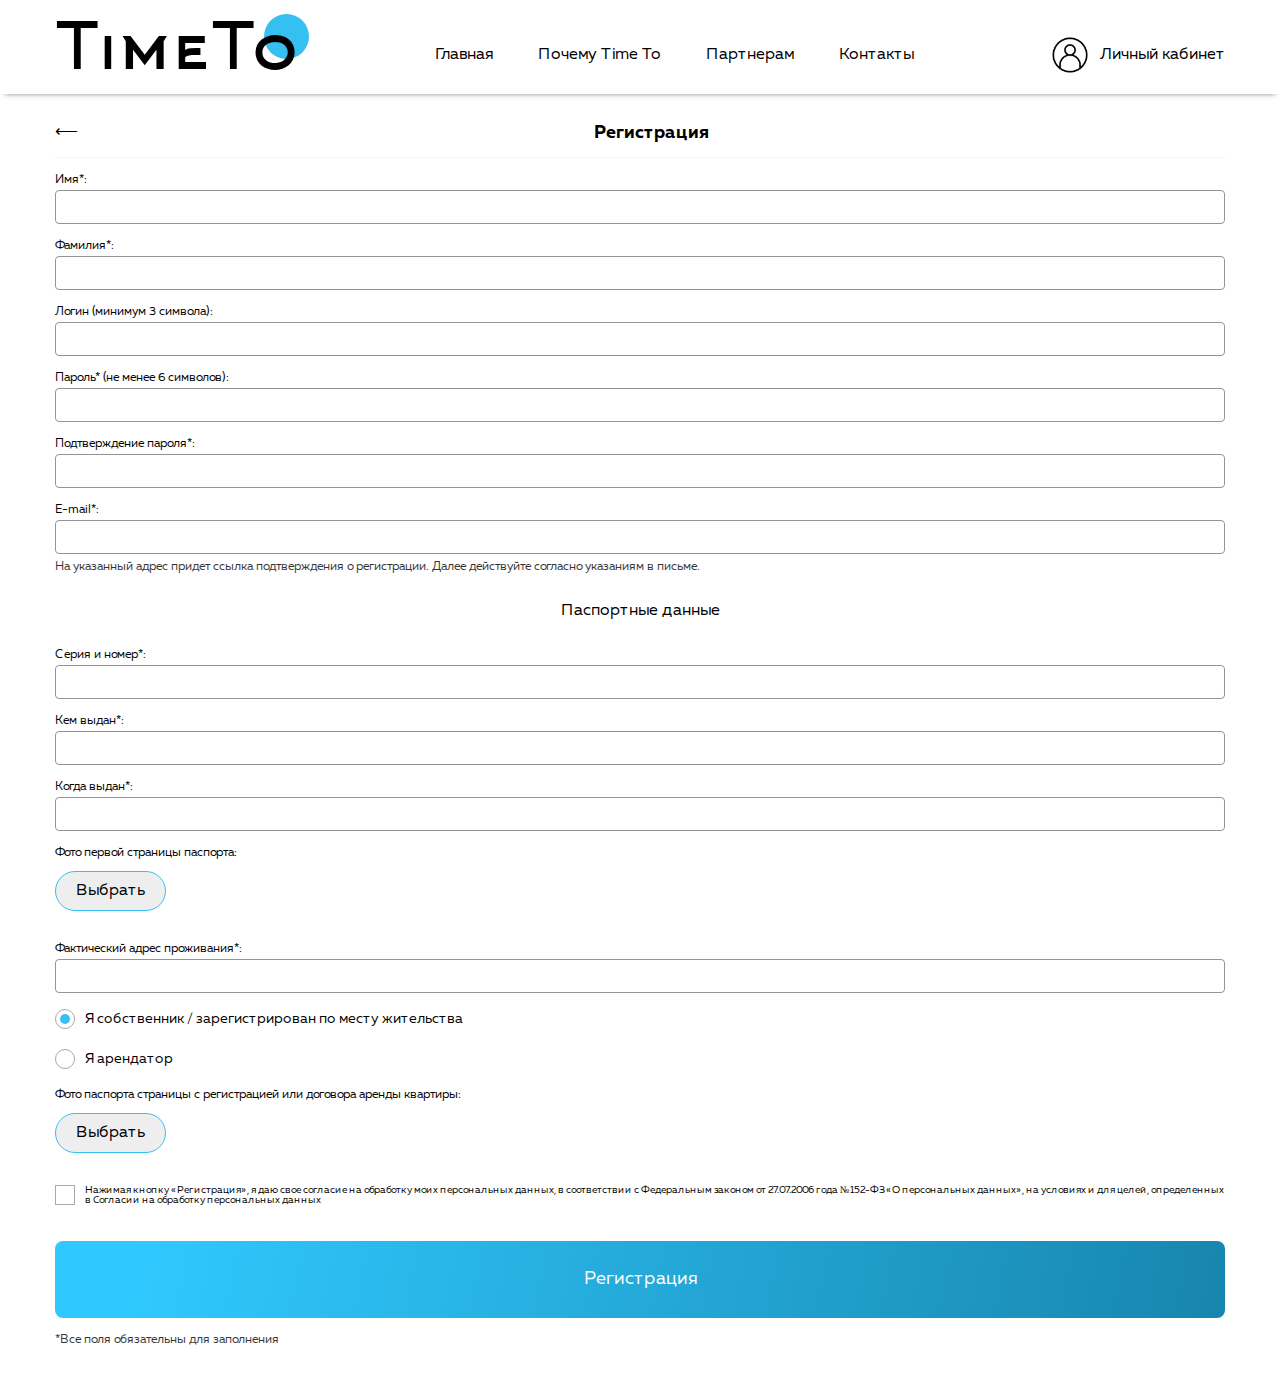
<file: login.html>
<!DOCTYPE html>
<html lang="ru">

<head>
	<title>Ре</title>
	<meta charset="UTF-8">
	<meta name="format-detection" content="telephone=no">
	<!-- <style>body{opacity: 0;}</style> -->
	<link rel="stylesheet" href="css/style.css">
	<link rel="shortcut icon" href="favicon.ico">
	<!-- <meta name="robots" content="noindex, nofollow"> -->
	<meta name="viewport" content="width=device-width, initial-scale=1.0">
</head>

<body>
	<div class="wrapper">
		<header class="header">
			<div class="header__container">
				<button type="button" class="menu__icon icon-menu"><span></span></button>
				<a href="" class="header__logo"><span>TimeTo</span> </a>
				<div class="header__menu menu">
					<nav class="menu__body">

						<ul class="menu__list">
							<li class="menu__item"><a href="home.html" class="menu__link">Главная</a></li>
							<li class="menu__item"><a href="" class="menu__link">Почему Time To</a></li>
							<li class="menu__item"><a href="" class="menu__link">Партнерам</a></li>
							<li class="menu__item"><a href="" class="menu__link">Контакты</a></li>

						</ul>
					</nav>
					<div class="menu-overlay">

						<ul class="menu__list nav">
							<li class="menu__item">
								<a href="cash.html" class="menu__link">
									<picture><source srcset="img/wallet.webp" type="image/webp"><img src="img/wallet.png" alt="lorem"></picture>
									Кошелек
									<span>0 руб</span>
								</a>
							</li>
							<li class="menu__item"><a href="" class="menu__link"><picture><source srcset="img/coupon.webp" type="image/webp"><img src="img/coupon.png" alt="lorem"></picture>Promo</a></li>
							<li class="menu__item"><a href="person.html" class="menu__link">
									<picture><source srcset="img/user-data.webp" type="image/webp"><img src="img/user-data.png" alt="lorem"></picture>
									Личные данные
								</a></li>
							<li class="menu__item"><a href="status.html" class="menu__link">
									<picture><source srcset="img/history.webp" type="image/webp"><img src="img/history.png" alt="lorem"></picture>
									История / Статус</a></li>
							<li class="menu__item"><a href="" class="menu__link">
									<picture><source srcset="img/solution.webp" type="image/webp"><img src="img/solution.png" alt="lorem"></picture>
									Ваши идеи</a>
							</li>
							<li class="menu__item"><a href="" class="menu__link">
									<picture><source srcset="img/help.webp" type="image/webp"><img src="img/help.png" alt="lorem"></picture>
									FAQ's</a>
							</li>
							<li class="menu__item"><a href="" class="menu__link">
									<picture><source srcset="img/mail.webp" type="image/webp"><img src="img/mail.png" alt="lorem"></picture>
									Свяжитесь с нами</a>
							</li>
						</ul>
					</div>
				</div>
				<div class="header__actions">
					<a href="open.html" class="header__link">
						<picture><source srcset="img/user.webp" type="image/webp"><img src="img/user.png" alt="Вход в личный кабинет"></picture>
						<span>Личный кабинет</span>
					</a>
				</div>
			</div>
		</header>
		<main class="page">
			<section class="person">
				<div class="person__container">
					<a href="home.html" class="person__header-link">⟵
						<span>Регистрация</span>
					</a>
					<br>
					<form action="" class="form-log">
						<div class="form-log__inner">
							<div class="form-log__item">
								<label for="formName" class="form-log__label">Имя*:</label>
								<input id="formName" type="text" name="name" class="form-log__input">
							</div>
							<div class="form-log__item">
								<label for="formLastName" class="form-log__label">Фамилия*:</label>
								<input id="formLastName" type="text" name="name" class="form-log__input">
							</div>
							<div class="form-log__item">
								<label for="formLogin" class="form-log__label">Логин (минимум 3 символа):</label>
								<input id="formLogin" type="text" name="name" class="form-log__input">
							</div>
							<div class="form-log__item">
								<label for="formPass" class="form-log__label">Пароль* (не менее 6 символов):</label>
								<input id="formPass" type="password" name="name" class="form-log__input">
							</div>
							<div class="form-log__item">
								<label for="formPass02" class="form-log__label">Подтверждение пароля*:</label>
								<input id="formPass02" type="password" name="name" class="form-log__input">
							</div>
							<div class="form-log__item">
								<label for="formEmail" class="form-log__label">E-mail*:</label>
								<input id="formEmail" type="text" name="email" class="form-log__input _req _email">
								<p class="form-log__text">На указанный адрес придет
									ссылка подтверждения о
									регистрации. Далее действуйте
									согласно указаниям в письме. </p>
							</div>
							<p class="person__text">Паспортные данные</p>
							<div class="form-log__item">
								<label for="pasport" class="form-log__label">Серия и номер*:</label>
								<input id="pasport" type="text" name="num" class="form-log__input">
							</div>
							<div class="form-log__item">
								<label for="pasportWho" class="form-log__label">Кем выдан*:</label>
								<input id="pasportWho" type="text" name="text" class="form-log__input">
							</div>
							<div class="form-log__item">
								<label for="pasportWhen" class="form-log__label">Когда выдан*:</label>
								<input id="pasportWhen" type="text" name="date" class="form-log__input">
							</div>
							<div class="form-log__item">
								<div class="form-log__label">Фото первой страницы паспорта:</div>
								<div class="file">
									<div class="file__item">
										<input id="formImage" accept=".jpg, .png, .gif" type="file" name="image" class="file__input">
										<div class="file__button">Выбрать</div>
									</div>
									<div id="formPreview" class="file__preview"></div>
								</div>
							</div>
							<div class="form-log__item">
								<label for="live" class="form-log__label">Фактический адрес проживания*:</label>
								<input id="live" type="text" name="date" class="form-log__input">
							</div>
							<div class="options">
								<div class="options__item">
									<input hidden id="o_1" class="options__input" checked type="radio" value="1" name="option">
									<label for="o_1" class="options__label"><span class="options__text">Я собственник / зарегистрирован по месту жительства</span></label>
								</div>
								<div class="options__item">
									<input hidden id="o_2" class="options__input" type="radio" value="2" name="option">
									<label for="o_2" class="options__label"><span class="options__text">Я арендатор</span></label>
								</div>
							</div>
							<div class="form-log__item">
								<div class="form-log__label">Фото паспорта страницы с регистрацией или договора аренды квартиры:</div>
								<div class="file">
									<div class="file__item">
										<input id="formImage" accept=".jpg, .png, .gif" type="file" name="image" class="file__input">
										<div class="file__button">Выбрать</div>
									</div>
									<div id="formPreview" class="file__preview"></div>
								</div>
							</div>
							<!--
                            <p class="person__text">Дополнительные поля</p>
                            <div class="form-log__item">
                                <label for="Tel" class="form-log__label">Номер телефона*:</label>
                                <input id="Tel" type="text" name="tel" class="form-log__input">
                            </div>
                            <div class="form-log__item">
                                <label for="Tel" class="form-log__label">Номер телефона*:</label>
                                <input id="Tel" type="text" name="tel" class="form-log__input">
                            </div>
                            <div class="form-log__item">
                                <label for="balans" class="form-log__label">Баланс*:</label>
                                <input id="balans" type="text" name="text" class="form-log__input">
                            </div>
                            <div class="checkbox">
                                <input id="c_4" data-error="Ошибка" class="checkbox__input" type="checkbox" value="1" name="form[]">
                                <label for="c_4" class="checkbox__label"><span class="checkbox__text">Карта привязана</span></label>
                            </div>
                            <div class="form-log__item">
                                <label for="CholdBalans" class="form-log__label">Холдированный баланс:</label>
                                <input id="CholdBalans" type="text" name="text" class="form-log__input">
                            </div>
                            -->

							<div class="checkbox">
								<input id="c_2" data-error="Ошибка" class="checkbox__input" type="checkbox" value="1" name="form[]">
								<label for="c_2" class="checkbox__label"><span class="checkbox__text">Нажимая кнопку «Регистрация», я даю свое согласие на обработку моих персональных данных, в соответствии с Федеральным законом от 27.07.2006 года №152-ФЗ «О персональных данных», на условиях и для целей, определенных в Согласии на обработку персональных данных</span></label>
							</div>
							<button class="form-log__btn" type="submit" data-popup="#login">Регистрация</button>
						</div>
						<p class="person__text-grey">*Все поля обязательны для
							заполнения</p>
					</form>
				</div>
			</section>
		</main>
		<footer class="footer">
			<div class="footer__container">
			</div>
		</footer>
	</div>
	<div id="popup" aria-hidden="true" class="popup">
		<div class="popup__wrapper">
			<div class="popup__content">
				<button data-close type="button" class="popup__close">X</button>
				<div class="popup__text">
					<h3 class="popup__title">Ручной пылесос</h3>
					<p class="popup__coast">Стоимость аренды</p>
					<h4 class="popup__sub-title">Как считаем?</h4>
					<p class="popup__info">Lorem ipsum dolor sit amet consectetur adipisicing elit. Labore minima quidem modi voluptates necessitatibus nesciunt, debitis saepe recusandae aliquam! Inventore officiis nihil obcaecati aliquam deleniti, omnis doloribus, voluptatum quae ullam perspiciatis molestiae ipsam tenetur nisi quas vel est quibusdam. Repellat saepe magni dignissimos nisi, minus iste doloremque impedit, ullam cumque minima ipsa incidunt rem deserunt, illum exercitationem tempora itaque veritatis officiis natus quae reprehenderit harum adipisci quaerat! Eaque qui molestiae explicabo quis accusamus, consequuntur ut numquam doloremque ullam odio cumque!
					</p>
					<h4 class="popup__sub-title">Как произведем расчет?</h4>
					<p class="popup__info">Lorem ipsum, dolor sit amet consectetur adipisicing elit. Obcaecati officia consectetur illo optio et corporis laboriosam nemo quos facilis, odit doloremque ratione, animi accusamus distinctio ducimus voluptatem incidunt est! Nam fugit pariatur tenetur error tempora dolor nemo rerum dolorum libero at distinctio, perferendis aliquid veritatis, voluptatem laudantium fugiat rem? Iste eius expedita reiciendis distinctio magnam libero. Aliquid assumenda reprehenderit laboriosam exercitationem iste! Nihil voluptate corrupti, vero voluptatum repellat quo recusandae quam eligendi veritatis quia, cum doloremque. Qui aliquam sequi quis, facilis porro saepe dolores reprehenderit accusantium repellendus tenetur fugit dicta ea accusamus dolor harum excepturi sint id esse nobis illum.</p>
				</div>
			</div>
		</div>
	</div>
	<div id="popup-info" aria-hidden="true" class="popup">
		<div class="popup__wrapper">
			<div class="popup__content">
				<button data-close type="button" class="popup__close">X</button>
				<div class="popup__text">
					<h3 class="popup__title">Инструкция</h3>
					<ol>
						<li>
							<p class="popup__info">Lorem, ipsum dolor sit amet consectetur adipisicing elit. Dicta vel distinctio assumenda optio incidunt neque.</p>
						</li>
						<li>
							<p class="popup__info">Lorem, ipsum dolor sit amet consectetur adipisicing elit. Dicta vel distinctio assumenda optio incidunt neque.</p>
						</li>
						<li>
							<p class="popup__info">Lorem, ipsum dolor sit amet consectetur adipisicing elit. Dicta vel distinctio assumenda optio incidunt neque.</p>
						</li>
						<li>
							<p class="popup__info">Lorem, ipsum dolor sit amet consectetur adipisicing elit. Dicta vel distinctio assumenda optio incidunt neque.</p>
						</li>
						<li>
							<p class="popup__info">Lorem, ipsum dolor sit amet consectetur adipisicing elit. Dicta vel distinctio assumenda optio incidunt neque.</p>
						</li>
						<li>
							<p class="popup__info">Lorem, ipsum dolor sit amet consectetur adipisicing elit. Dicta vel distinctio assumenda optio incidunt neque.</p>
						</li>
					</ol>
					<a href="" class="popup__coast" download="">Скачать инструкцию</a>
				</div>
			</div>
		</div>
	</div>
	<div id="choose" aria-hidden="true" class="popup">
		<div class="popup__wrapper">
			<div class="popup__content">
				<button data-close type="button" class="popup__close">X</button>
				<div class="popup__text">
					<a href class="popup__btn" data-popup="#choose">Начать пользоваться</a>
					<p>Lorem ipsum dolor sit, amet consectetur adipisicing elit. Culpa accusantium numquam labore odit sequi, facilis tempora non cum earum corrupti!</p>
					<br>
					<br>
					<p>Lorem ipsum dolor sit, amet consectetur adipisicing elit. Culpa accusantium numquam labore odit sequi, facilis tempora non cum earum corrupti!</p>
				</div>
			</div>
		</div>
	</div>
	<div id="rating" aria-hidden="true" class="popup">
		<div class="popup__wrapper">
			<div class="popup__content">
				<button data-close type="button" class="popup__close">X</button>
				<div class="popup__text">

					<p>Оцените сеанс пользования.</p>
					<br>
					<br>
					<form>
						<div class="rating rating_set">
							<div class="rating__body">
								<div class="rating__active"></div>
								<div class="rating__items">
									<input type="radio" class="rating__item" value="1" name="rating">
									<input type="radio" class="rating__item" value="2" name="rating">
									<input type="radio" class="rating__item" value="3" name="rating">
									<input type="radio" class="rating__item" value="4" name="rating">
									<input type="radio" class="rating__item" value="5" name="rating">
								</div>
							</div>
							<div class="rating__value">3.6</div>

						</div>
						<br>
						<br>
						<button type="submit" class="popup__btn">Оценить</button>
					</form>
				</div>
			</div>
		</div>
	</div>
	<div id="login" aria-hidden="true" class="popup">
		<div class="popup__wrapper">
			<div class="popup__content">
				<button data-close type="button" class="popup__close">X</button>
				<div class="popup__text">

					<p>На указанный эл
						адрес отправлена ссылка.
						Перейдите по ней для
						завершения регистрации</p>
					<br>
					<br>

				</div>
			</div>
		</div>
	</div>
	<div id="link" aria-hidden="true" class="popup">
		<div class="popup__wrapper">
			<div class="popup__content">
				<button data-close type="button" class="popup__close">X</button>
				<div class="popup__text">

					<p>Адрес эл почты
						подтвержден. Дождитесь
						окончания модерации. После
						ее завершения, на Ваш
						номер телефона будет
						выслано СМС со ссылкой на
						начало пользования
						сервисом. Это займет не
						более 30 мин. </p>
					<br>
					<br>
					<p>Добавить «Минимальная сумма
						пополнения кошелька 600 руб.
					</p>
				</div>
			</div>
		</div>
	</div>
	<script src="js/app.min.js?_v=20230525115527"></script>
</body>

</html>
</file>
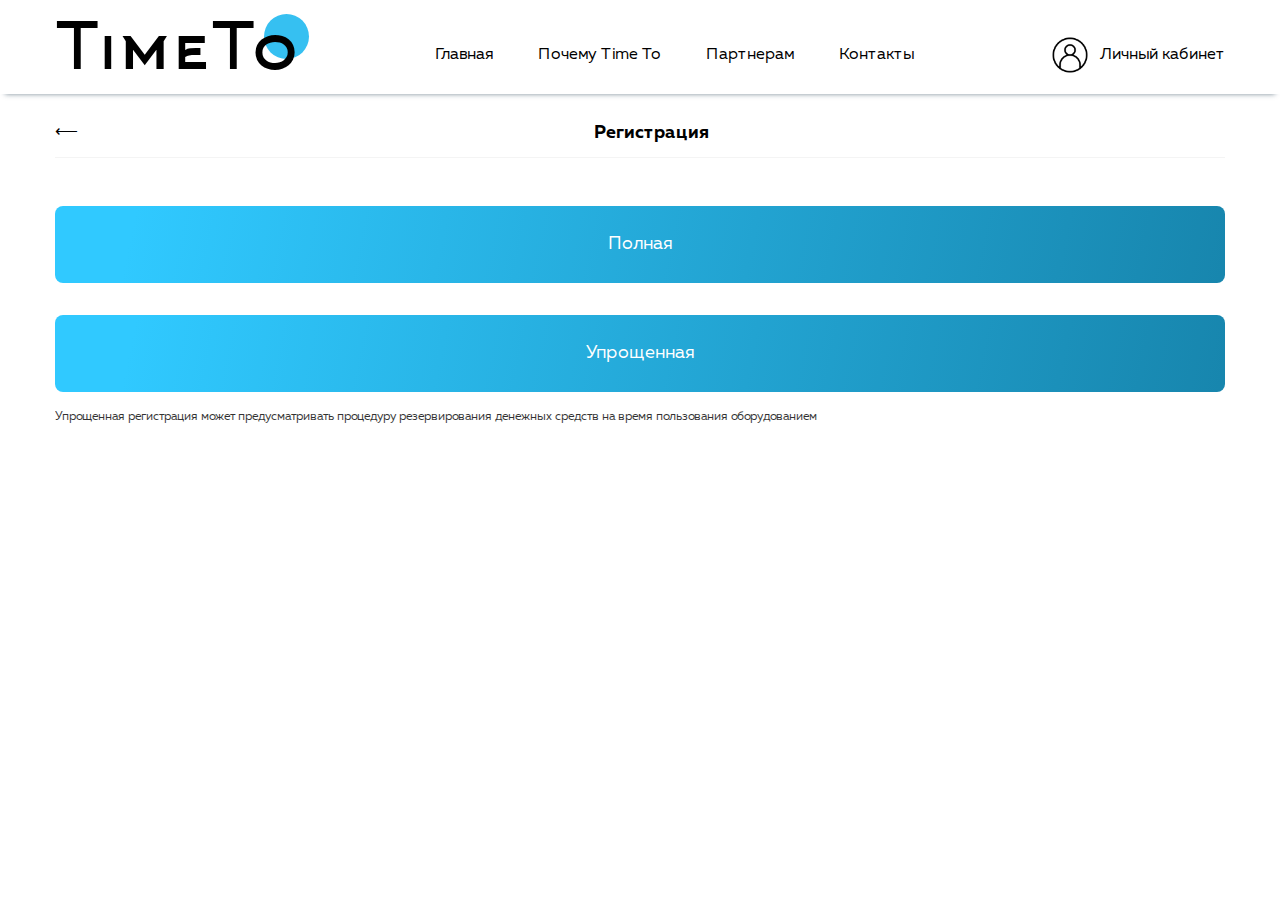
<file: loginFirst.html>
<!DOCTYPE html>
<html lang="ru">

<head>
	<title>Ре</title>
	<meta charset="UTF-8">
	<meta name="format-detection" content="telephone=no">
	<!-- <style>body{opacity: 0;}</style> -->
	<link rel="stylesheet" href="css/style.css">
	<link rel="shortcut icon" href="favicon.ico">
	<!-- <meta name="robots" content="noindex, nofollow"> -->
	<meta name="viewport" content="width=device-width, initial-scale=1.0">
</head>

<body>
	<div class="wrapper">
		<header class="header">
			<div class="header__container">
				<button type="button" class="menu__icon icon-menu"><span></span></button>
				<a href="" class="header__logo"><span>TimeTo</span> </a>
				<div class="header__menu menu">
					<nav class="menu__body">

						<ul class="menu__list">
							<li class="menu__item"><a href="home.html" class="menu__link">Главная</a></li>
							<li class="menu__item"><a href="" class="menu__link">Почему Time To</a></li>
							<li class="menu__item"><a href="" class="menu__link">Партнерам</a></li>
							<li class="menu__item"><a href="" class="menu__link">Контакты</a></li>

						</ul>
					</nav>
					<div class="menu-overlay">

						<ul class="menu__list nav">
							<li class="menu__item">
								<a href="cash.html" class="menu__link">
									<picture><source srcset="img/wallet.webp" type="image/webp"><img src="img/wallet.png" alt="lorem"></picture>
									Кошелек
									<span>0 руб</span>
								</a>
							</li>
							<li class="menu__item"><a href="" class="menu__link"><picture><source srcset="img/coupon.webp" type="image/webp"><img src="img/coupon.png" alt="lorem"></picture>Promo</a></li>
							<li class="menu__item"><a href="person.html" class="menu__link">
									<picture><source srcset="img/user-data.webp" type="image/webp"><img src="img/user-data.png" alt="lorem"></picture>
									Личные данные
								</a></li>
							<li class="menu__item"><a href="status.html" class="menu__link">
									<picture><source srcset="img/history.webp" type="image/webp"><img src="img/history.png" alt="lorem"></picture>
									История / Статус</a></li>
							<li class="menu__item"><a href="" class="menu__link">
									<picture><source srcset="img/solution.webp" type="image/webp"><img src="img/solution.png" alt="lorem"></picture>
									Ваши идеи</a>
							</li>
							<li class="menu__item"><a href="" class="menu__link">
									<picture><source srcset="img/help.webp" type="image/webp"><img src="img/help.png" alt="lorem"></picture>
									FAQ's</a>
							</li>
							<li class="menu__item"><a href="" class="menu__link">
									<picture><source srcset="img/mail.webp" type="image/webp"><img src="img/mail.png" alt="lorem"></picture>
									Свяжитесь с нами</a>
							</li>
						</ul>
					</div>
				</div>
				<div class="header__actions">
					<a href="open.html" class="header__link">
						<picture><source srcset="img/user.webp" type="image/webp"><img src="img/user.png" alt="Вход в личный кабинет"></picture>
						<span>Личный кабинет</span>
					</a>
				</div>
			</div>
		</header>
		<main class="page">
			<section class="person">
				<div class="person__container">
					<a href="home.html" class="person__header-link">⟵
						<span>Регистрация</span>
					</a>
					<br>
					<a href="tel.html" class="person__link form-log__btn">Полная</a>


					<a href="simplLogin.html" class="person__link form-log__btn"> Упрощенная</a>

					<br>
					<p class="form-log__text ">Упрощенная
						регистрация может
						предусматривать
						процедуру
						резервирования
						денежных средств на
						время пользования
						оборудованием</p>
				</div>
			</section>
		</main>
		<footer class="footer">
			<div class="footer__container">
			</div>
		</footer>
	</div>
	<div id="popup" aria-hidden="true" class="popup">
		<div class="popup__wrapper">
			<div class="popup__content">
				<button data-close type="button" class="popup__close">X</button>
				<div class="popup__text">
					<h3 class="popup__title">Ручной пылесос</h3>
					<p class="popup__coast">Стоимость аренды</p>
					<h4 class="popup__sub-title">Как считаем?</h4>
					<p class="popup__info">Lorem ipsum dolor sit amet consectetur adipisicing elit. Labore minima quidem modi voluptates necessitatibus nesciunt, debitis saepe recusandae aliquam! Inventore officiis nihil obcaecati aliquam deleniti, omnis doloribus, voluptatum quae ullam perspiciatis molestiae ipsam tenetur nisi quas vel est quibusdam. Repellat saepe magni dignissimos nisi, minus iste doloremque impedit, ullam cumque minima ipsa incidunt rem deserunt, illum exercitationem tempora itaque veritatis officiis natus quae reprehenderit harum adipisci quaerat! Eaque qui molestiae explicabo quis accusamus, consequuntur ut numquam doloremque ullam odio cumque!
					</p>
					<h4 class="popup__sub-title">Как произведем расчет?</h4>
					<p class="popup__info">Lorem ipsum, dolor sit amet consectetur adipisicing elit. Obcaecati officia consectetur illo optio et corporis laboriosam nemo quos facilis, odit doloremque ratione, animi accusamus distinctio ducimus voluptatem incidunt est! Nam fugit pariatur tenetur error tempora dolor nemo rerum dolorum libero at distinctio, perferendis aliquid veritatis, voluptatem laudantium fugiat rem? Iste eius expedita reiciendis distinctio magnam libero. Aliquid assumenda reprehenderit laboriosam exercitationem iste! Nihil voluptate corrupti, vero voluptatum repellat quo recusandae quam eligendi veritatis quia, cum doloremque. Qui aliquam sequi quis, facilis porro saepe dolores reprehenderit accusantium repellendus tenetur fugit dicta ea accusamus dolor harum excepturi sint id esse nobis illum.</p>
				</div>
			</div>
		</div>
	</div>
	<div id="popup-info" aria-hidden="true" class="popup">
		<div class="popup__wrapper">
			<div class="popup__content">
				<button data-close type="button" class="popup__close">X</button>
				<div class="popup__text">
					<h3 class="popup__title">Инструкция</h3>
					<ol>
						<li>
							<p class="popup__info">Lorem, ipsum dolor sit amet consectetur adipisicing elit. Dicta vel distinctio assumenda optio incidunt neque.</p>
						</li>
						<li>
							<p class="popup__info">Lorem, ipsum dolor sit amet consectetur adipisicing elit. Dicta vel distinctio assumenda optio incidunt neque.</p>
						</li>
						<li>
							<p class="popup__info">Lorem, ipsum dolor sit amet consectetur adipisicing elit. Dicta vel distinctio assumenda optio incidunt neque.</p>
						</li>
						<li>
							<p class="popup__info">Lorem, ipsum dolor sit amet consectetur adipisicing elit. Dicta vel distinctio assumenda optio incidunt neque.</p>
						</li>
						<li>
							<p class="popup__info">Lorem, ipsum dolor sit amet consectetur adipisicing elit. Dicta vel distinctio assumenda optio incidunt neque.</p>
						</li>
						<li>
							<p class="popup__info">Lorem, ipsum dolor sit amet consectetur adipisicing elit. Dicta vel distinctio assumenda optio incidunt neque.</p>
						</li>
					</ol>
					<a href="" class="popup__coast" download="">Скачать инструкцию</a>
				</div>
			</div>
		</div>
	</div>
	<div id="choose" aria-hidden="true" class="popup">
		<div class="popup__wrapper">
			<div class="popup__content">
				<button data-close type="button" class="popup__close">X</button>
				<div class="popup__text">
					<a href class="popup__btn" data-popup="#choose">Начать пользоваться</a>
					<p>Lorem ipsum dolor sit, amet consectetur adipisicing elit. Culpa accusantium numquam labore odit sequi, facilis tempora non cum earum corrupti!</p>
					<br>
					<br>
					<p>Lorem ipsum dolor sit, amet consectetur adipisicing elit. Culpa accusantium numquam labore odit sequi, facilis tempora non cum earum corrupti!</p>
				</div>
			</div>
		</div>
	</div>
	<div id="rating" aria-hidden="true" class="popup">
		<div class="popup__wrapper">
			<div class="popup__content">
				<button data-close type="button" class="popup__close">X</button>
				<div class="popup__text">

					<p>Оцените сеанс пользования.</p>
					<br>
					<br>
					<form>
						<div class="rating rating_set">
							<div class="rating__body">
								<div class="rating__active"></div>
								<div class="rating__items">
									<input type="radio" class="rating__item" value="1" name="rating">
									<input type="radio" class="rating__item" value="2" name="rating">
									<input type="radio" class="rating__item" value="3" name="rating">
									<input type="radio" class="rating__item" value="4" name="rating">
									<input type="radio" class="rating__item" value="5" name="rating">
								</div>
							</div>
							<div class="rating__value">3.6</div>

						</div>
						<br>
						<br>
						<button type="submit" class="popup__btn">Оценить</button>
					</form>
				</div>
			</div>
		</div>
	</div>
	<div id="login" aria-hidden="true" class="popup">
		<div class="popup__wrapper">
			<div class="popup__content">
				<button data-close type="button" class="popup__close">X</button>
				<div class="popup__text">

					<p>На указанный эл
						адрес отправлена ссылка.
						Перейдите по ней для
						завершения регистрации</p>
					<br>
					<br>

				</div>
			</div>
		</div>
	</div>
	<div id="link" aria-hidden="true" class="popup">
		<div class="popup__wrapper">
			<div class="popup__content">
				<button data-close type="button" class="popup__close">X</button>
				<div class="popup__text">

					<p>Адрес эл почты
						подтвержден. Дождитесь
						окончания модерации. После
						ее завершения, на Ваш
						номер телефона будет
						выслано СМС со ссылкой на
						начало пользования
						сервисом. Это займет не
						более 30 мин. </p>
					<br>
					<br>
					<p>Добавить «Минимальная сумма
						пополнения кошелька 600 руб.
					</p>
				</div>
			</div>
		</div>
	</div>
	<script src="js/app.min.js?_v=20230525115527"></script>
</body>

</html>
</file>
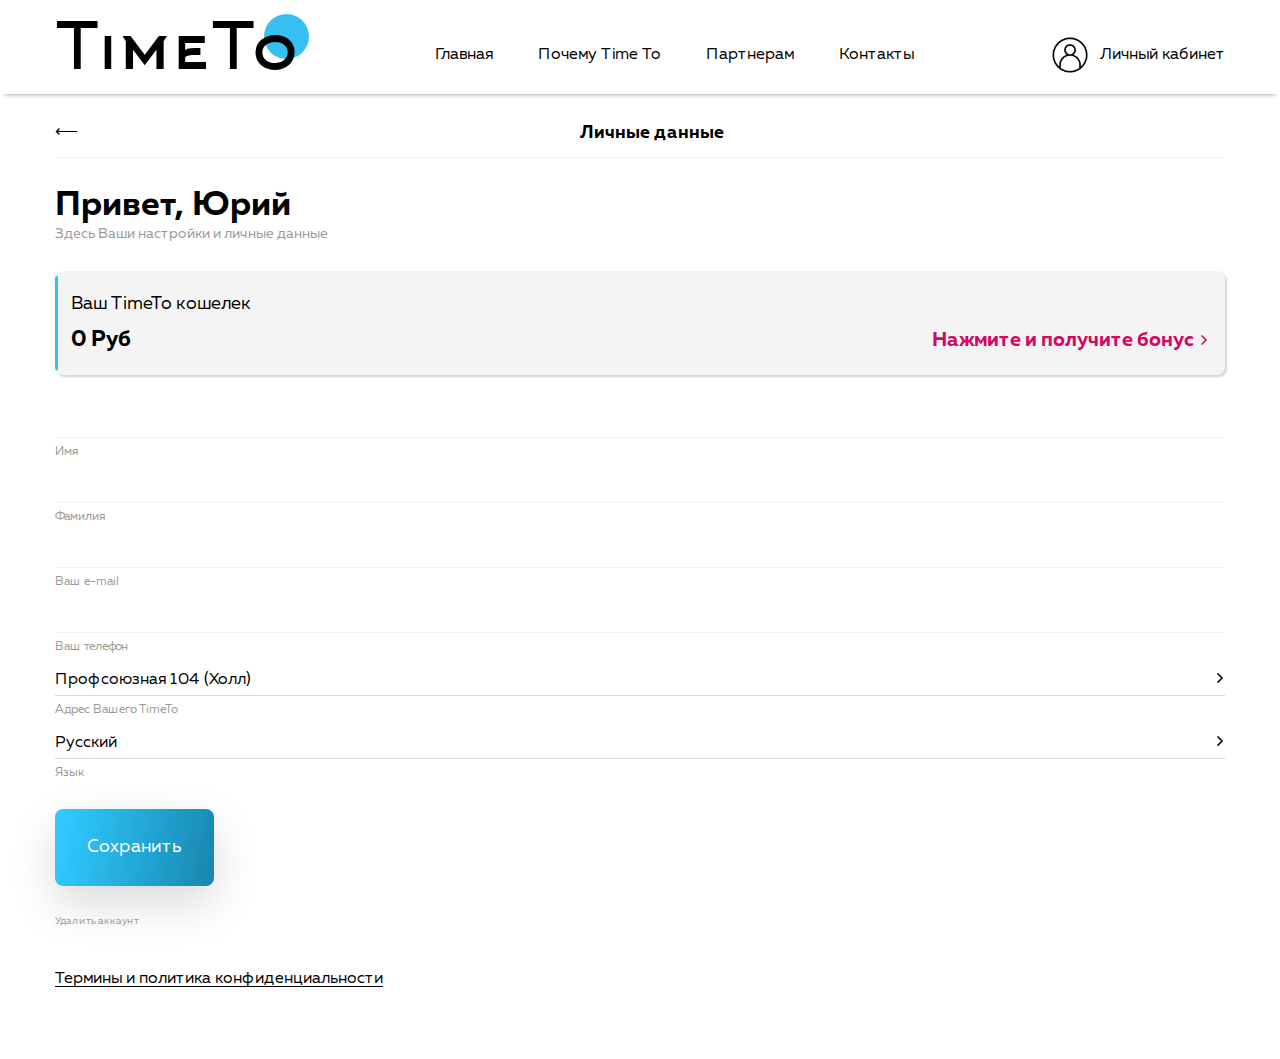
<file: person.html>
<!DOCTYPE html>
<html lang="ru">

<head>
	<title>Личные данные</title>
	<meta charset="UTF-8">
	<meta name="format-detection" content="telephone=no">
	<!-- <style>body{opacity: 0;}</style> -->
	<link rel="stylesheet" href="css/style.css">
	<link rel="shortcut icon" href="favicon.ico">
	<!-- <meta name="robots" content="noindex, nofollow"> -->
	<meta name="viewport" content="width=device-width, initial-scale=1.0">
</head>

<body>
	<div class="wrapper">
		<header class="header">
			<div class="header__container">
				<button type="button" class="menu__icon icon-menu"><span></span></button>
				<a href="" class="header__logo"><span>TimeTo</span> </a>
				<div class="header__menu menu">
					<nav class="menu__body">

						<ul class="menu__list">
							<li class="menu__item"><a href="home.html" class="menu__link">Главная</a></li>
							<li class="menu__item"><a href="" class="menu__link">Почему Time To</a></li>
							<li class="menu__item"><a href="" class="menu__link">Партнерам</a></li>
							<li class="menu__item"><a href="" class="menu__link">Контакты</a></li>

						</ul>
					</nav>
					<div class="menu-overlay">

						<ul class="menu__list nav">
							<li class="menu__item">
								<a href="cash.html" class="menu__link">
									<picture><source srcset="img/wallet.webp" type="image/webp"><img src="img/wallet.png" alt="lorem"></picture>
									Кошелек
									<span>0 руб</span>
								</a>
							</li>
							<li class="menu__item"><a href="" class="menu__link"><picture><source srcset="img/coupon.webp" type="image/webp"><img src="img/coupon.png" alt="lorem"></picture>Promo</a></li>
							<li class="menu__item"><a href="person.html" class="menu__link">
									<picture><source srcset="img/user-data.webp" type="image/webp"><img src="img/user-data.png" alt="lorem"></picture>
									Личные данные
								</a></li>
							<li class="menu__item"><a href="status.html" class="menu__link">
									<picture><source srcset="img/history.webp" type="image/webp"><img src="img/history.png" alt="lorem"></picture>
									История / Статус</a></li>
							<li class="menu__item"><a href="" class="menu__link">
									<picture><source srcset="img/solution.webp" type="image/webp"><img src="img/solution.png" alt="lorem"></picture>
									Ваши идеи</a>
							</li>
							<li class="menu__item"><a href="" class="menu__link">
									<picture><source srcset="img/help.webp" type="image/webp"><img src="img/help.png" alt="lorem"></picture>
									FAQ's</a>
							</li>
							<li class="menu__item"><a href="" class="menu__link">
									<picture><source srcset="img/mail.webp" type="image/webp"><img src="img/mail.png" alt="lorem"></picture>
									Свяжитесь с нами</a>
							</li>
						</ul>
					</div>
				</div>
				<div class="header__actions">
					<a href="open.html" class="header__link">
						<picture><source srcset="img/user.webp" type="image/webp"><img src="img/user.png" alt="Вход в личный кабинет"></picture>
						<span>Личный кабинет</span>
					</a>
				</div>
			</div>
		</header>
		<main class="page">
			<section class="person">
				<div class="person__container">
					<a href="home.html" class="person__header-link">⟵
						<span>Личные данные</span>
					</a>
					<div class="person__bode">
						<h1 class="person__title">
							Привет, <span class="person__name">Юрий</span>
						</h1>
						<p class="person__note">Здесь Ваши настройки и личные данные</p>
						<div class="person__cash cash">
							<div class="cash__inner">
								<h3 class="cash__title">Ваш TimeTo кошелек</h3>
								<div class="cash__body">
									<span class="cash__sum">0 Руб</span>
									<a href="" class="cash__link-donate">
										Нажмите и получите бонус
									</a>
								</div>

							</div>
						</div>
						<form action="" class="person__form person-form">
							<div class="person-form__body">
								<div class="person-form__item">
									<input type="text" id="name">
									<label for="name">Имя</label>
								</div>
								<div class="person-form__item">
									<input type="text" id="lastname">
									<label for="lastname">Фамилия</label>
								</div>
								<div class="person-form__item">
									<input type="email" id="email">
									<label for="email">Ваш e-mail</label>
								</div>
								<div class="person-form__item">
									<input type="tel" id="tel">
									<label for="tel">Ваш телефон</label>
								</div>
								<div class="person-form__item">
									<select name="form[]" class="form">
										<option value="1" selected>Профсоюзная 104 (Холл)</option>
										<option value="2">Профсоюзная 105 (Холл)</option>
										<option value="3">Профсоюзная 106 (Холл)</option>
										<option value="4">Профсоюзная 107 (Холл)</option>
									</select>
									<p class="person-form__text">Адрес Вашего TimeTo</p>
								</div>
								<div class="person-form__item">
									<select name="form[]" class="form">
										<option value="1" selected>Русский</option>
										<option value="2">English</option>
										<option value="3">Italiano</option>
									</select>
									<p class="person-form__text">Язык</p>
								</div>
								<button type="submit" class="person-form__btn">Сохранить</button>
								<a href="" class="person-form__link-delete">Удалить аккаунт</a>
							</div>

						</form>
						<a href="" class="person__link-politic">Термины и политика конфиденциальности</a>
					</div>

				</div>
			</section>
		</main>
		<footer class="footer">
			<div class="footer__container">
			</div>
		</footer>
	</div>
	<div id="popup" aria-hidden="true" class="popup">
		<div class="popup__wrapper">
			<div class="popup__content">
				<button data-close type="button" class="popup__close">X</button>
				<div class="popup__text">
					<h3 class="popup__title">Ручной пылесос</h3>
					<p class="popup__coast">Стоимость аренды</p>
					<h4 class="popup__sub-title">Как считаем?</h4>
					<p class="popup__info">Lorem ipsum dolor sit amet consectetur adipisicing elit. Labore minima quidem modi voluptates necessitatibus nesciunt, debitis saepe recusandae aliquam! Inventore officiis nihil obcaecati aliquam deleniti, omnis doloribus, voluptatum quae ullam perspiciatis molestiae ipsam tenetur nisi quas vel est quibusdam. Repellat saepe magni dignissimos nisi, minus iste doloremque impedit, ullam cumque minima ipsa incidunt rem deserunt, illum exercitationem tempora itaque veritatis officiis natus quae reprehenderit harum adipisci quaerat! Eaque qui molestiae explicabo quis accusamus, consequuntur ut numquam doloremque ullam odio cumque!
					</p>
					<h4 class="popup__sub-title">Как произведем расчет?</h4>
					<p class="popup__info">Lorem ipsum, dolor sit amet consectetur adipisicing elit. Obcaecati officia consectetur illo optio et corporis laboriosam nemo quos facilis, odit doloremque ratione, animi accusamus distinctio ducimus voluptatem incidunt est! Nam fugit pariatur tenetur error tempora dolor nemo rerum dolorum libero at distinctio, perferendis aliquid veritatis, voluptatem laudantium fugiat rem? Iste eius expedita reiciendis distinctio magnam libero. Aliquid assumenda reprehenderit laboriosam exercitationem iste! Nihil voluptate corrupti, vero voluptatum repellat quo recusandae quam eligendi veritatis quia, cum doloremque. Qui aliquam sequi quis, facilis porro saepe dolores reprehenderit accusantium repellendus tenetur fugit dicta ea accusamus dolor harum excepturi sint id esse nobis illum.</p>
				</div>
			</div>
		</div>
	</div>
	<div id="popup-info" aria-hidden="true" class="popup">
		<div class="popup__wrapper">
			<div class="popup__content">
				<button data-close type="button" class="popup__close">X</button>
				<div class="popup__text">
					<h3 class="popup__title">Инструкция</h3>
					<ol>
						<li>
							<p class="popup__info">Lorem, ipsum dolor sit amet consectetur adipisicing elit. Dicta vel distinctio assumenda optio incidunt neque.</p>
						</li>
						<li>
							<p class="popup__info">Lorem, ipsum dolor sit amet consectetur adipisicing elit. Dicta vel distinctio assumenda optio incidunt neque.</p>
						</li>
						<li>
							<p class="popup__info">Lorem, ipsum dolor sit amet consectetur adipisicing elit. Dicta vel distinctio assumenda optio incidunt neque.</p>
						</li>
						<li>
							<p class="popup__info">Lorem, ipsum dolor sit amet consectetur adipisicing elit. Dicta vel distinctio assumenda optio incidunt neque.</p>
						</li>
						<li>
							<p class="popup__info">Lorem, ipsum dolor sit amet consectetur adipisicing elit. Dicta vel distinctio assumenda optio incidunt neque.</p>
						</li>
						<li>
							<p class="popup__info">Lorem, ipsum dolor sit amet consectetur adipisicing elit. Dicta vel distinctio assumenda optio incidunt neque.</p>
						</li>
					</ol>
					<a href="" class="popup__coast" download="">Скачать инструкцию</a>
				</div>
			</div>
		</div>
	</div>
	<div id="choose" aria-hidden="true" class="popup">
		<div class="popup__wrapper">
			<div class="popup__content">
				<button data-close type="button" class="popup__close">X</button>
				<div class="popup__text">
					<a href class="popup__btn" data-popup="#choose">Начать пользоваться</a>
					<p>Lorem ipsum dolor sit, amet consectetur adipisicing elit. Culpa accusantium numquam labore odit sequi, facilis tempora non cum earum corrupti!</p>
					<br>
					<br>
					<p>Lorem ipsum dolor sit, amet consectetur adipisicing elit. Culpa accusantium numquam labore odit sequi, facilis tempora non cum earum corrupti!</p>
				</div>
			</div>
		</div>
	</div>
	<div id="rating" aria-hidden="true" class="popup">
		<div class="popup__wrapper">
			<div class="popup__content">
				<button data-close type="button" class="popup__close">X</button>
				<div class="popup__text">

					<p>Оцените сеанс пользования.</p>
					<br>
					<br>
					<form>
						<div class="rating rating_set">
							<div class="rating__body">
								<div class="rating__active"></div>
								<div class="rating__items">
									<input type="radio" class="rating__item" value="1" name="rating">
									<input type="radio" class="rating__item" value="2" name="rating">
									<input type="radio" class="rating__item" value="3" name="rating">
									<input type="radio" class="rating__item" value="4" name="rating">
									<input type="radio" class="rating__item" value="5" name="rating">
								</div>
							</div>
							<div class="rating__value">3.6</div>

						</div>
						<br>
						<br>
						<button type="submit" class="popup__btn">Оценить</button>
					</form>
				</div>
			</div>
		</div>
	</div>
	<div id="login" aria-hidden="true" class="popup">
		<div class="popup__wrapper">
			<div class="popup__content">
				<button data-close type="button" class="popup__close">X</button>
				<div class="popup__text">

					<p>На указанный эл
						адрес отправлена ссылка.
						Перейдите по ней для
						завершения регистрации</p>
					<br>
					<br>

				</div>
			</div>
		</div>
	</div>
	<div id="link" aria-hidden="true" class="popup">
		<div class="popup__wrapper">
			<div class="popup__content">
				<button data-close type="button" class="popup__close">X</button>
				<div class="popup__text">

					<p>Адрес эл почты
						подтвержден. Дождитесь
						окончания модерации. После
						ее завершения, на Ваш
						номер телефона будет
						выслано СМС со ссылкой на
						начало пользования
						сервисом. Это займет не
						более 30 мин. </p>
					<br>
					<br>
					<p>Добавить «Минимальная сумма
						пополнения кошелька 600 руб.
					</p>
				</div>
			</div>
		</div>
	</div>
	<script src="js/app.min.js?_v=20230525115527"></script>
</body>

</html>
</file>
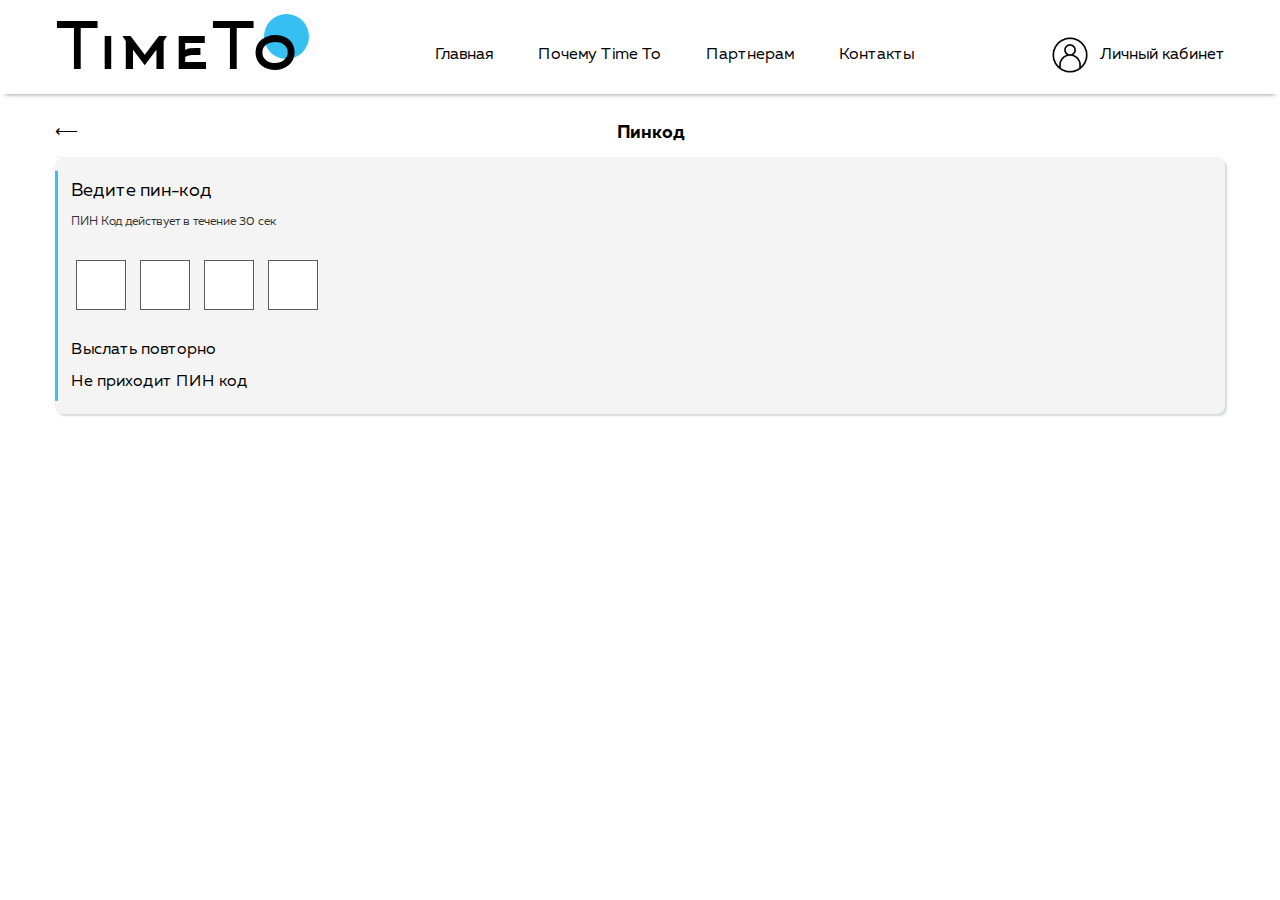
<file: pin.html>
<!DOCTYPE html>
<html lang="ru">

<head>
	<title>Главная</title>
	<meta charset="UTF-8">
	<meta name="format-detection" content="telephone=no">
	<!-- <style>body{opacity: 0;}</style> -->
	<link rel="stylesheet" href="css/style.css">
	<link rel="shortcut icon" href="favicon.ico">
	<!-- <meta name="robots" content="noindex, nofollow"> -->
	<meta name="viewport" content="width=device-width, initial-scale=1.0">
</head>

<body>
	<div class="wrapper">
		<header class="header">
			<div class="header__container">
				<button type="button" class="menu__icon icon-menu"><span></span></button>
				<a href="" class="header__logo"><span>TimeTo</span> </a>
				<div class="header__menu menu">
					<nav class="menu__body">

						<ul class="menu__list">
							<li class="menu__item"><a href="home.html" class="menu__link">Главная</a></li>
							<li class="menu__item"><a href="" class="menu__link">Почему Time To</a></li>
							<li class="menu__item"><a href="" class="menu__link">Партнерам</a></li>
							<li class="menu__item"><a href="" class="menu__link">Контакты</a></li>

						</ul>
					</nav>
					<div class="menu-overlay">

						<ul class="menu__list nav">
							<li class="menu__item">
								<a href="cash.html" class="menu__link">
									<picture><source srcset="img/wallet.webp" type="image/webp"><img src="img/wallet.png" alt="lorem"></picture>
									Кошелек
									<span>0 руб</span>
								</a>
							</li>
							<li class="menu__item"><a href="" class="menu__link"><picture><source srcset="img/coupon.webp" type="image/webp"><img src="img/coupon.png" alt="lorem"></picture>Promo</a></li>
							<li class="menu__item"><a href="person.html" class="menu__link">
									<picture><source srcset="img/user-data.webp" type="image/webp"><img src="img/user-data.png" alt="lorem"></picture>
									Личные данные
								</a></li>
							<li class="menu__item"><a href="status.html" class="menu__link">
									<picture><source srcset="img/history.webp" type="image/webp"><img src="img/history.png" alt="lorem"></picture>
									История / Статус</a></li>
							<li class="menu__item"><a href="" class="menu__link">
									<picture><source srcset="img/solution.webp" type="image/webp"><img src="img/solution.png" alt="lorem"></picture>
									Ваши идеи</a>
							</li>
							<li class="menu__item"><a href="" class="menu__link">
									<picture><source srcset="img/help.webp" type="image/webp"><img src="img/help.png" alt="lorem"></picture>
									FAQ's</a>
							</li>
							<li class="menu__item"><a href="" class="menu__link">
									<picture><source srcset="img/mail.webp" type="image/webp"><img src="img/mail.png" alt="lorem"></picture>
									Свяжитесь с нами</a>
							</li>
						</ul>
					</div>
				</div>
				<div class="header__actions">
					<a href="open.html" class="header__link">
						<picture><source srcset="img/user.webp" type="image/webp"><img src="img/user.png" alt="Вход в личный кабинет"></picture>
						<span>Личный кабинет</span>
					</a>
				</div>
			</div>
		</header>
		<main class="page">
			<section class="person">
				<div class="person__container">
					<a href="home.html" class="person__header-link">⟵
						<span>Пинкод</span>
					</a>

					<div class="person__cash cash">
						<div class="cash__inner">
							<h3 class="cash__title">Ведите пин-код</h3>

							<p class="cash__text_min"> ПИН Код действует в течение 30 сек</p>
							<br>
							<br>
							<div class="cash__body">
								<div class="pincode">
									<input type="number">
									<input type="number">
									<input type="number">
									<input type="number">
									<input type="hidden" name="pincode">
								</div>
							</div>
							<br>
							<br>
							<a href="" class="cash__link"> Выслать повторно</a>
							<br>
							<br>
							<a href="" class="cash__link">Не приходит ПИН код</a>
						</div>
					</div>


				</div>
			</section>
		</main>
		<footer class="footer">
			<div class="footer__container">
			</div>
		</footer>
	</div>
	
	<div id="login" aria-hidden="true" class="popup">
		<div class="popup__wrapper">
			<div class="popup__content">
				<button data-close type="button" class="popup__close">X</button>
				<div class="popup__text">

					<p>На указанный эл
						адрес отправлена ссылка.
						Перейдите по ней для
						завершения регистрации</p>
					<br>
					<br>

				</div>
			</div>
		</div>
	</div>
	<div id="link" aria-hidden="true" class="popup">
		<div class="popup__wrapper">
			<div class="popup__content">
				<button data-close type="button" class="popup__close">X</button>
				<div class="popup__text">

					<p>Адрес эл почты
						подтвержден. Дождитесь
						окончания модерации. После
						ее завершения, на Ваш
						номер телефона будет
						выслано СМС со ссылкой на
						начало пользования
						сервисом. Это займет не
						более 30 мин. </p>
					<br>
					<br>
					<p>Добавить «Минимальная сумма
						пополнения кошелька 600 руб.
					</p>
				</div>
			</div>
		</div>
	</div>
	<script src="js/app.min.js?_v=20230525115527"></script>
	<script
  src="https://code.jquery.com/jquery-3.6.3.js"
  integrity="sha256-nQLuAZGRRcILA+6dMBOvcRh5Pe310sBpanc6+QBmyVM="
  crossorigin="anonymous">
</script>
	<script>
		$('input').keydown(function(e){
			$(this).val('');
		});
		 
		$('input').keyup(function(e){
			var $wrap = $(this).closest('.pincode');
			var $inputs = $wrap.find('input[type="number"]');	
			var val = $(this).val();
			
			// Ввод только цифр
			if(val == val.replace(/[0-9]/, '')) {
				$(this).val('');
				return false;
			}
			
			// Передача фокуса следующему innput
			$inputs.eq($inputs.index(this) + 1).focus();
		 
			// Заполнение input hidden
			var fullval = '';
			$inputs.each(function(){
				fullval = fullval + (parseInt($(this).val()) || '0');
			});
			$wrap.find('input[type="hidden"]').val(fullval);
		});
		</script>
</body>

</html>
</file>
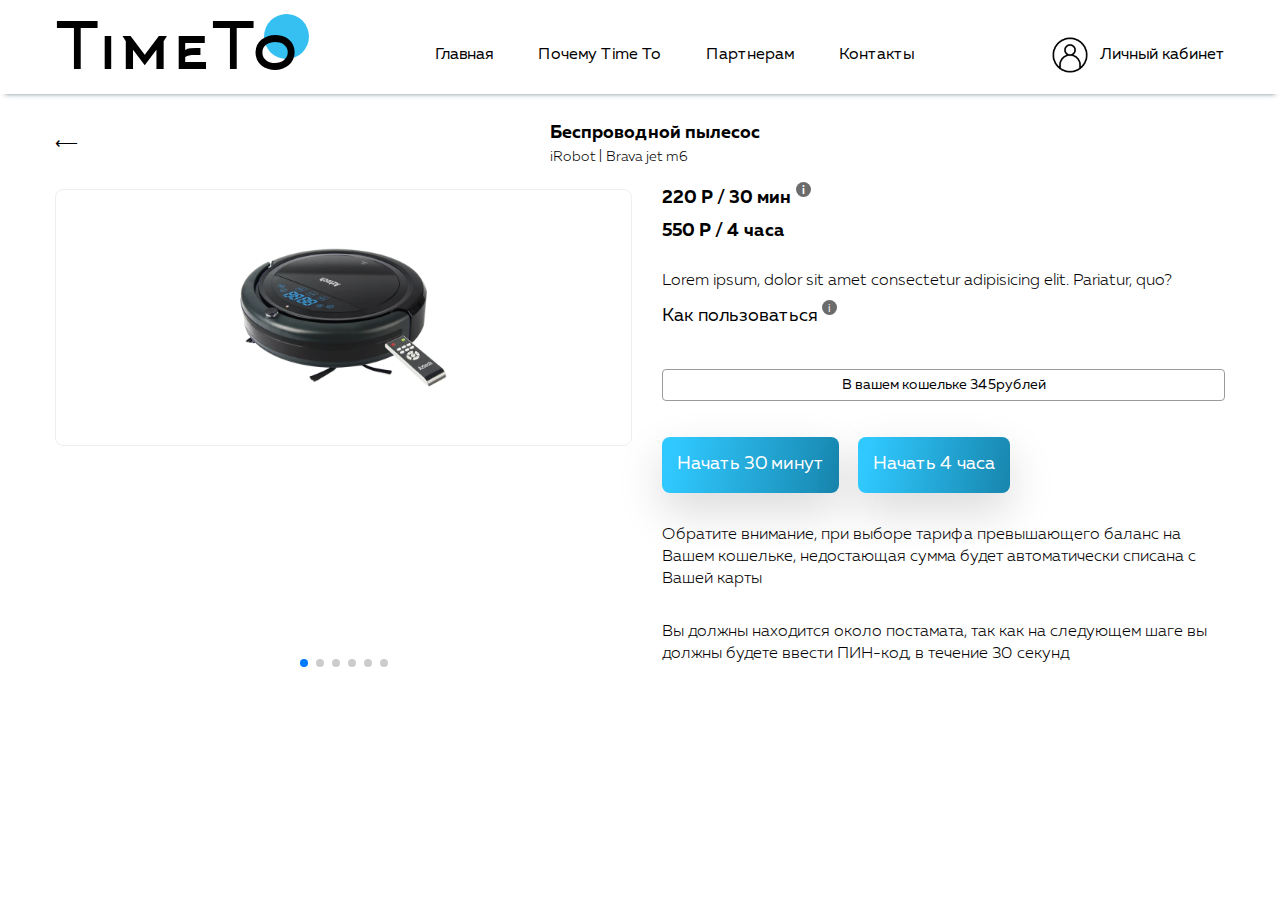
<file: product.html>
<!DOCTYPE html>
<html lang="ru">

<head>
	<title>Главная</title>
	<meta charset="UTF-8">
	<meta name="format-detection" content="telephone=no">
	<!-- <style>body{opacity: 0;}</style> -->
	<link rel="stylesheet" href="css/style.css">
	<link rel="stylesheet" href="css/new.css">
	<link rel="shortcut icon" href="favicon.ico">
	<!-- <meta name="robots" content="noindex, nofollow"> -->
	<meta name="viewport" content="width=device-width, initial-scale=1.0">
</head>

<body>
	<div class="wrapper">
		<header class="header">
			<div class="header__container">
				<button type="button" class="menu__icon icon-menu"><span></span></button>
				<a href="" class="header__logo"><span>TimeTo</span> </a>
				<div class="header__menu menu">
					<nav class="menu__body">

						<ul class="menu__list">
							<li class="menu__item"><a href="home.html" class="menu__link">Главная</a></li>
							<li class="menu__item"><a href="" class="menu__link">Почему Time To</a></li>
							<li class="menu__item"><a href="" class="menu__link">Партнерам</a></li>
							<li class="menu__item"><a href="" class="menu__link">Контакты</a></li>

						</ul>
					</nav>
					<div class="menu-overlay">

						<ul class="menu__list nav">
							<li class="menu__item">
								<a href="cash.html" class="menu__link">
									<picture><source srcset="img/wallet.webp" type="image/webp"><img src="img/wallet.png" alt="lorem"></picture>
									Кошелек
									<span>0 руб</span>
								</a>
							</li>
							<li class="menu__item"><a href="" class="menu__link"><picture><source srcset="img/coupon.webp" type="image/webp"><img src="img/coupon.png" alt="lorem"></picture>Promo</a></li>
							<li class="menu__item"><a href="person.html" class="menu__link">
									<picture><source srcset="img/user-data.webp" type="image/webp"><img src="img/user-data.png" alt="lorem"></picture>
									Личные данные
								</a></li>
							<li class="menu__item"><a href="status.html" class="menu__link">
									<picture><source srcset="img/history.webp" type="image/webp"><img src="img/history.png" alt="lorem"></picture>
									История / Статус</a></li>
							<li class="menu__item"><a href="" class="menu__link">
									<picture><source srcset="img/solution.webp" type="image/webp"><img src="img/solution.png" alt="lorem"></picture>
									Ваши идеи</a>
							</li>
							<li class="menu__item"><a href="" class="menu__link">
									<picture><source srcset="img/help.webp" type="image/webp"><img src="img/help.png" alt="lorem"></picture>
									FAQ's</a>
							</li>
							<li class="menu__item"><a href="" class="menu__link">
									<picture><source srcset="img/mail.webp" type="image/webp"><img src="img/mail.png" alt="lorem"></picture>
									Свяжитесь с нами</a>
							</li>
						</ul>
					</div>
				</div>
				<div class="header__actions">
					<a href="open.html" class="header__link">
						<picture><source srcset="img/user.webp" type="image/webp"><img src="img/user.png" alt="Вход в личный кабинет"></picture>
						<span>Личный кабинет</span>
					</a>
				</div>
			</div>
		</header>
		<main class="page">
			<section class="product">
				<div class="product__container">
					<div class="product__top">
						<a href="catalog-single.html" class="product__link-back">&#10229;</a>
						<div class="product__name">
							<h1 class="product__title">Беспроводной пылесос</h1>
							<p class="product__sub-title">iRobot | Brava jet m6</p>
						</div>
					</div>
					<div class="product__content">
						<!-- Оболочка слайдера -->
						<div class="product__slider swiper">
							<!-- Двигающееся часть слайдера -->
							<div class="product__wrapper swiper-wrapper">
								<!-- Слайд -->
								<div class="product__slide swiper-slide">
									<picture>
										<source srcset="img/robot.webp" type="image/webp"><img src="img/robot.jpg" alt="Lorem">
									</picture>
								</div>
								<!-- Слайд -->
								<div class="product__slide swiper-slide">
									<picture>
										<source srcset="img/robot.webp" type="image/webp"><img src="img/robot.jpg" alt="Lorem">
									</picture>
								</div>
								<!-- Слайд -->
								<div class="product__slide swiper-slide">
									<picture>
										<source srcset="img/robot.webp" type="image/webp"><img src="img/robot.jpg" alt="Lorem">
									</picture>
								</div>
								<!-- Слайд -->
								<div class="product__slide swiper-slide">
									<picture>
										<source srcset="img/robot.webp" type="image/webp"><img src="img/robot.jpg" alt="Lorem">
									</picture>
								</div>
								<!-- Слайд -->
								<div class="product__slide swiper-slide">
									<picture>
										<source srcset="img/robot.webp" type="image/webp"><img src="img/robot.jpg" alt="Lorem">
									</picture>
								</div>
								<!-- Слайд -->
								<div class="product__slide swiper-slide">
									<picture>
										<source srcset="img/robot.webp" type="image/webp"><img src="img/robot.jpg" alt="Lorem">
									</picture>
								</div>
							</div>
							<!-- Если нужна пагинация -->
							<div class="swiper-pagination"></div>
						</div>
						<div class="product__body">
							<a href="" class="product__tax-min" data-popup="#popup">220 Р / 30 мин</a>
							<p class="product__tax-hours">550 Р / 4 часа</p>
							<p class="product__text">
								Lorem ipsum, dolor sit amet consectetur adipisicing elit. Pariatur, quo?</p>
							<a href="use.html" class="product__link-use">Как пользоваться</a>
							<br><br>
							<h2 class="catalog__use">В вашем кошельке 345рублей</h2>
							<div class="">
								<a href="generationPin.html" class="product__btn product__btn_p" >Начать 30 минут</a>
								<a href="generationPin.html" class="product__btn product__btn_p" >Начать 4 часа</a>
							</div>
							<br>
							<p class="product__text">
								Обратите внимание, при выборе тарифа превышающего баланс на Вашем кошельке, недостающая сумма будет автоматически списана с Вашей карты</p>
							<!--При недостатке средств
							Недостающая сумма будет списана автоматически с привязанной приоритетной карты
							-->
							
							<p class="product__text">Вы должны находится около постамата, так как на следующем шаге вы должны будете ввести ПИН-код, в течение 30 секунд</p>
						</div>
					</div>
				</div>
			</section>
		</main>
		<footer class="footer">
			<div class="footer__container">
			</div>
		</footer>
	</div>
	<div id="popup" aria-hidden="true" class="popup">
		<div class="popup__wrapper">
			<div class="popup__content">
				<button data-close type="button" class="popup__close">X</button>
				<div class="popup__text">
					<h3 class="popup__title">Ручной пылесос</h3>
					<p class="popup__coast">Стоимость аренды</p>
					<h4 class="popup__sub-title">Как считаем?</h4>
					<p class="popup__info">Lorem ipsum dolor sit amet consectetur adipisicing elit. Labore minima quidem modi voluptates necessitatibus nesciunt, debitis saepe recusandae aliquam! Inventore officiis nihil obcaecati aliquam deleniti, omnis doloribus, voluptatum quae ullam perspiciatis molestiae ipsam tenetur nisi quas vel est quibusdam. Repellat saepe magni dignissimos nisi, minus iste doloremque impedit, ullam cumque minima ipsa incidunt rem deserunt, illum exercitationem tempora itaque veritatis officiis natus quae reprehenderit harum adipisci quaerat! Eaque qui molestiae explicabo quis accusamus, consequuntur ut numquam doloremque ullam odio cumque!
					</p>
					<h4 class="popup__sub-title">Как произведем расчет?</h4>
					<p class="popup__info">Lorem ipsum, dolor sit amet consectetur adipisicing elit. Obcaecati officia consectetur illo optio et corporis laboriosam nemo quos facilis, odit doloremque ratione, animi accusamus distinctio ducimus voluptatem incidunt est! Nam fugit pariatur tenetur error tempora dolor nemo rerum dolorum libero at distinctio, perferendis aliquid veritatis, voluptatem laudantium fugiat rem? Iste eius expedita reiciendis distinctio magnam libero. Aliquid assumenda reprehenderit laboriosam exercitationem iste! Nihil voluptate corrupti, vero voluptatum repellat quo recusandae quam eligendi veritatis quia, cum doloremque. Qui aliquam sequi quis, facilis porro saepe dolores reprehenderit accusantium repellendus tenetur fugit dicta ea accusamus dolor harum excepturi sint id esse nobis illum.</p>
				</div>
			</div>
		</div>
	</div>
	<div id="popup-info" aria-hidden="true" class="popup">
		<div class="popup__wrapper">
			<div class="popup__content">
				<button data-close type="button" class="popup__close">X</button>
				<div class="popup__text">
					<h3 class="popup__title">Инструкция</h3>
					<ol>
						<li>
							<p class="popup__info">Lorem, ipsum dolor sit amet consectetur adipisicing elit. Dicta vel distinctio assumenda optio incidunt neque.</p>
						</li>
						<li>
							<p class="popup__info">Lorem, ipsum dolor sit amet consectetur adipisicing elit. Dicta vel distinctio assumenda optio incidunt neque.</p>
						</li>
						<li>
							<p class="popup__info">Lorem, ipsum dolor sit amet consectetur adipisicing elit. Dicta vel distinctio assumenda optio incidunt neque.</p>
						</li>
						<li>
							<p class="popup__info">Lorem, ipsum dolor sit amet consectetur adipisicing elit. Dicta vel distinctio assumenda optio incidunt neque.</p>
						</li>
						<li>
							<p class="popup__info">Lorem, ipsum dolor sit amet consectetur adipisicing elit. Dicta vel distinctio assumenda optio incidunt neque.</p>
						</li>
						<li>
							<p class="popup__info">Lorem, ipsum dolor sit amet consectetur adipisicing elit. Dicta vel distinctio assumenda optio incidunt neque.</p>
						</li>
					</ol>
					<a href="" class="popup__coast" download="">Скачать инструкцию</a>
				</div>
			</div>
		</div>
	</div>
	<div id="choose" aria-hidden="true" class="popup">
		<div class="popup__wrapper">
			<div class="popup__content">
				<button data-close type="button" class="popup__close">X</button>
				<div class="popup__text">
					<a href class="popup__btn" >Начать 30 минут</a>  
					<a href class="popup__btn" >Начать 4 часа</a>
					<p>В вашем кошельке 345рублей</p>
					<br>
					<br>
					<p>Обратите внимание, при выборе тарифа превышающего баланс на Вашем кошельке, недостающая сумма будет автоматически списана с Вашей карты</p>
				</div>
			</div>
		</div>
	</div>
	<div id="notchoose" aria-hidden="true" class="popup">
		<div class="popup__wrapper">
			<div class="popup__content">
				<button data-close type="button" class="popup__close">X</button>
				<div class="popup__text">
					<a href class="popup__btn" >Начать 30 минут</a>  
					<a href class="popup__btn" >Начать 4 часа</a>
					<p>На вашем кошельке не хватает 342 руб.</p>
					<br>
					<br>
					<p>Недостающая сумма будет списана автоматически с привязанной приоритетной карты</p>
					<br>
					<p>Вы должны находится около постамата, так как на следующем шаге вы должны будете ввести ПИН-код, в течение 30 секунд</p>
				</div>
			</div>
		</div>
	</div>
	<div id="rating" aria-hidden="true" class="popup">
		<div class="popup__wrapper">
			<div class="popup__content">
				<button data-close type="button" class="popup__close">X</button>
				<div class="popup__text">

					<p>Оцените сеанс пользования.</p>
					<br>
					<br>
					<form>
						<div class="rating rating_set">
							<div class="rating__body">
								<div class="rating__active"></div>
								<div class="rating__items">
									<input type="radio" class="rating__item" value="1" name="rating">
									<input type="radio" class="rating__item" value="2" name="rating">
									<input type="radio" class="rating__item" value="3" name="rating">
									<input type="radio" class="rating__item" value="4" name="rating">
									<input type="radio" class="rating__item" value="5" name="rating">
								</div>
							</div>
							<div class="rating__value">3.6</div>

						</div>
						<br>
						<br>
						<button type="submit" class="popup__btn">Оценить</button>
					</form>
				</div>
			</div>
		</div>
	</div>
	<div id="login" aria-hidden="true" class="popup">
		<div class="popup__wrapper">
			<div class="popup__content">
				<button data-close type="button" class="popup__close">X</button>
				<div class="popup__text">

					<p>На указанный эл
						адрес отправлена ссылка.
						Перейдите по ней для
						завершения регистрации</p>
					<br>
					<br>

				</div>
			</div>
		</div>
	</div>
	<div id="link" aria-hidden="true" class="popup">
		<div class="popup__wrapper">
			<div class="popup__content">
				<button data-close type="button" class="popup__close">X</button>
				<div class="popup__text">

					<p>Адрес эл почты
						подтвержден. Дождитесь
						окончания модерации. После
						ее завершения, на Ваш
						номер телефона будет
						выслано СМС со ссылкой на
						начало пользования
						сервисом. Это займет не
						более 30 мин. </p>
					<br>
					<br>
					<p>Добавить «Минимальная сумма
						пополнения кошелька 600 руб.
					</p>
				</div>
			</div>
		</div>
	</div>
	<script src="js/app.min.js?_v=20230525115527"></script>
</body>

</html>
</file>
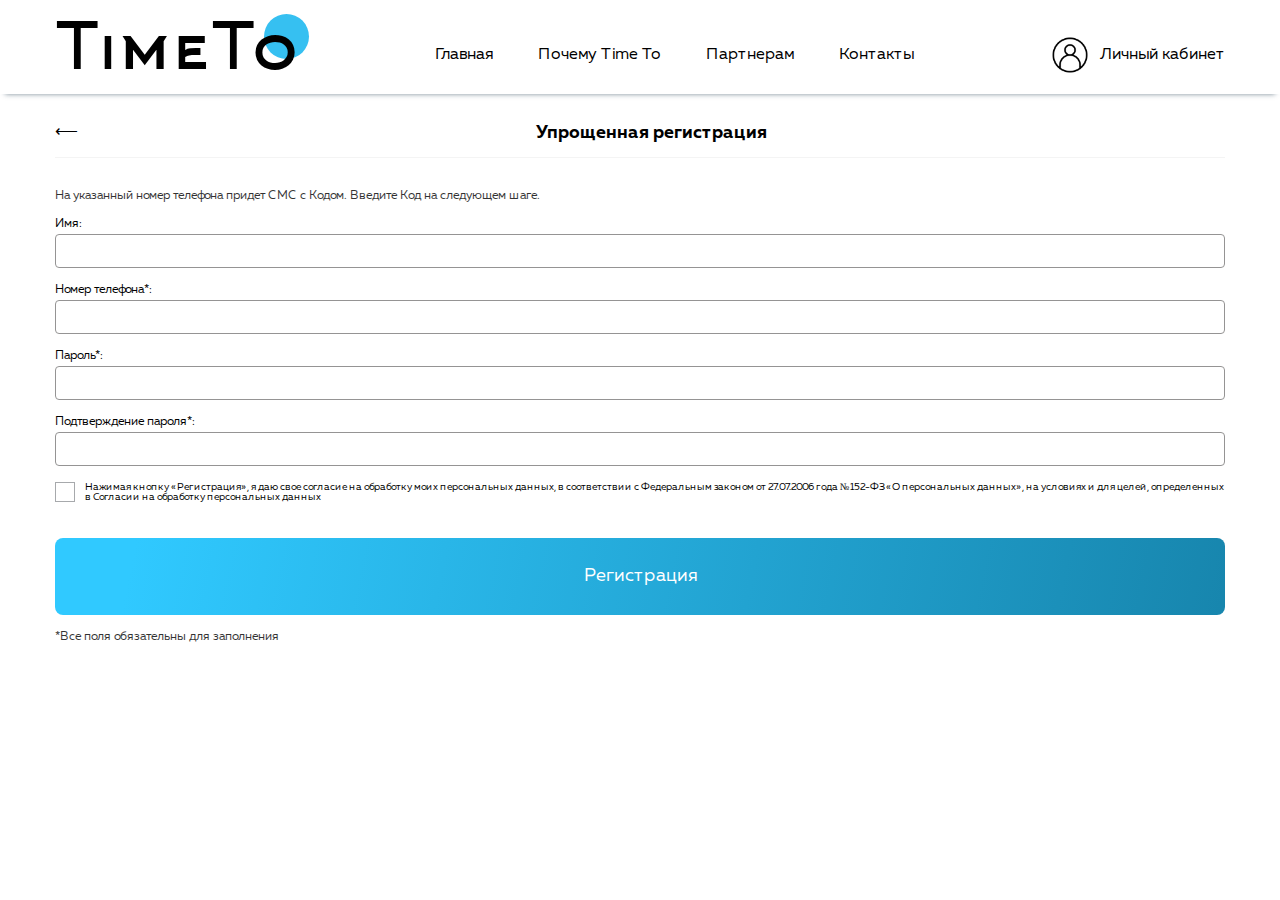
<file: simplLogin.html>
<!DOCTYPE html>
<html lang="ru">

<head>
	<title>Упрощенная регистрация</title>
	<meta charset="UTF-8">
	<meta name="format-detection" content="telephone=no">
	<!-- <style>body{opacity: 0;}</style> -->
	<link rel="stylesheet" href="css/style.css">
	<link rel="shortcut icon" href="favicon.ico">
	<!-- <meta name="robots" content="noindex, nofollow"> -->
	<meta name="viewport" content="width=device-width, initial-scale=1.0">
</head>

<body>
	<div class="wrapper">
		<header class="header">
			<div class="header__container">
				<button type="button" class="menu__icon icon-menu"><span></span></button>
				<a href="" class="header__logo"><span>TimeTo</span> </a>
				<div class="header__menu menu">
					<nav class="menu__body">

						<ul class="menu__list">
							<li class="menu__item"><a href="home.html" class="menu__link">Главная</a></li>
							<li class="menu__item"><a href="" class="menu__link">Почему Time To</a></li>
							<li class="menu__item"><a href="" class="menu__link">Партнерам</a></li>
							<li class="menu__item"><a href="" class="menu__link">Контакты</a></li>

						</ul>
					</nav>
					<div class="menu-overlay">

						<ul class="menu__list nav">
							<li class="menu__item">
								<a href="cash.html" class="menu__link">
									<picture><source srcset="img/wallet.webp" type="image/webp"><img src="img/wallet.png" alt="lorem"></picture>
									Кошелек
									<span>0 руб</span>
								</a>
							</li>
							<li class="menu__item"><a href="" class="menu__link"><picture><source srcset="img/coupon.webp" type="image/webp"><img src="img/coupon.png" alt="lorem"></picture>Promo</a></li>
							<li class="menu__item"><a href="person.html" class="menu__link">
									<picture><source srcset="img/user-data.webp" type="image/webp"><img src="img/user-data.png" alt="lorem"></picture>
									Личные данные
								</a></li>
							<li class="menu__item"><a href="status.html" class="menu__link">
									<picture><source srcset="img/history.webp" type="image/webp"><img src="img/history.png" alt="lorem"></picture>
									История / Статус</a></li>
							<li class="menu__item"><a href="" class="menu__link">
									<picture><source srcset="img/solution.webp" type="image/webp"><img src="img/solution.png" alt="lorem"></picture>
									Ваши идеи</a>
							</li>
							<li class="menu__item"><a href="" class="menu__link">
									<picture><source srcset="img/help.webp" type="image/webp"><img src="img/help.png" alt="lorem"></picture>
									FAQ's</a>
							</li>
							<li class="menu__item"><a href="" class="menu__link">
									<picture><source srcset="img/mail.webp" type="image/webp"><img src="img/mail.png" alt="lorem"></picture>
									Свяжитесь с нами</a>
							</li>
						</ul>
					</div>
				</div>
				<div class="header__actions">
					<a href="open.html" class="header__link">
						<picture><source srcset="img/user.webp" type="image/webp"><img src="img/user.png" alt="Вход в личный кабинет"></picture>
						<span>Личный кабинет</span>
					</a>
				</div>
			</div>
		</header>
		<main class="page">
			<section class="person">
				<div class="person__container">
					<a href="home.html" class="person__header-link">⟵
						<span>Упрощенная регистрация</span>
					</a>
					<br>
					<form action="" class="form-log">
						<div class="form-log__inner">
							<p class="person__text-grey">На указанный номер телефона придет СМС с Кодом. Введите Код на следующем шаге.</p>
							<div class="form-log__item">
								<label for="formName" class="form-log__label">Имя:</label>
								<input id="formName" type="text" name="name" class="form-log__input">
							</div>
							<div class="form-log__item">
								<label for="Tel" class="form-log__label">Номер телефона*:</label>
								<input id="Tel" type="tel" name="tel" class="form-log__input" data-inputmask="'mask': '+7-999-999-99-99'">
							</div>
							<div class="form-log__item">
								<label for="formPass" class="form-log__label">Пароль*:</label>
								<input id="formPass" type="password" name="name" class="form-log__input">
							</div>
							<div class="form-log__item">
								<label for="formPass02" class="form-log__label">Подтверждение пароля*:</label>
								<input id="formPass02" type="password" name="name" class="form-log__input">
							</div>

							<div class="checkbox">
								<input id="c_2" data-error="Ошибка" class="checkbox__input" type="checkbox" value="1" name="form[]">
								<label for="c_2" class="checkbox__label"><span class="checkbox__text">Нажимая кнопку «Регистрация», я даю свое согласие на обработку моих персональных данных, в соответствии с Федеральным законом от 27.07.2006 года №152-ФЗ «О персональных данных», на условиях и для целей, определенных в Согласии на обработку персональных данных</span></label>
							</div>
							<button class="form-log__btn" type="submit">Регистрация</button>
						</div>
						<p class="person__text-grey">*Все поля обязательны для
							заполнения</p>
					</form>
				</div>
			</section>
		</main>
		<footer class="footer">
			<div class="footer__container">
			</div>
		</footer>
	</div>
	<div id="popup" aria-hidden="true" class="popup">
		<div class="popup__wrapper">
			<div class="popup__content">
				<button data-close type="button" class="popup__close">X</button>
				<div class="popup__text">
					<h3 class="popup__title">Ручной пылесос</h3>
					<p class="popup__coast">Стоимость аренды</p>
					<h4 class="popup__sub-title">Как считаем?</h4>
					<p class="popup__info">Lorem ipsum dolor sit amet consectetur adipisicing elit. Labore minima quidem modi voluptates necessitatibus nesciunt, debitis saepe recusandae aliquam! Inventore officiis nihil obcaecati aliquam deleniti, omnis doloribus, voluptatum quae ullam perspiciatis molestiae ipsam tenetur nisi quas vel est quibusdam. Repellat saepe magni dignissimos nisi, minus iste doloremque impedit, ullam cumque minima ipsa incidunt rem deserunt, illum exercitationem tempora itaque veritatis officiis natus quae reprehenderit harum adipisci quaerat! Eaque qui molestiae explicabo quis accusamus, consequuntur ut numquam doloremque ullam odio cumque!
					</p>
					<h4 class="popup__sub-title">Как произведем расчет?</h4>
					<p class="popup__info">Lorem ipsum, dolor sit amet consectetur adipisicing elit. Obcaecati officia consectetur illo optio et corporis laboriosam nemo quos facilis, odit doloremque ratione, animi accusamus distinctio ducimus voluptatem incidunt est! Nam fugit pariatur tenetur error tempora dolor nemo rerum dolorum libero at distinctio, perferendis aliquid veritatis, voluptatem laudantium fugiat rem? Iste eius expedita reiciendis distinctio magnam libero. Aliquid assumenda reprehenderit laboriosam exercitationem iste! Nihil voluptate corrupti, vero voluptatum repellat quo recusandae quam eligendi veritatis quia, cum doloremque. Qui aliquam sequi quis, facilis porro saepe dolores reprehenderit accusantium repellendus tenetur fugit dicta ea accusamus dolor harum excepturi sint id esse nobis illum.</p>
				</div>
			</div>
		</div>
	</div>
	<div id="popup-info" aria-hidden="true" class="popup">
		<div class="popup__wrapper">
			<div class="popup__content">
				<button data-close type="button" class="popup__close">X</button>
				<div class="popup__text">
					<h3 class="popup__title">Инструкция</h3>
					<ol>
						<li>
							<p class="popup__info">Lorem, ipsum dolor sit amet consectetur adipisicing elit. Dicta vel distinctio assumenda optio incidunt neque.</p>
						</li>
						<li>
							<p class="popup__info">Lorem, ipsum dolor sit amet consectetur adipisicing elit. Dicta vel distinctio assumenda optio incidunt neque.</p>
						</li>
						<li>
							<p class="popup__info">Lorem, ipsum dolor sit amet consectetur adipisicing elit. Dicta vel distinctio assumenda optio incidunt neque.</p>
						</li>
						<li>
							<p class="popup__info">Lorem, ipsum dolor sit amet consectetur adipisicing elit. Dicta vel distinctio assumenda optio incidunt neque.</p>
						</li>
						<li>
							<p class="popup__info">Lorem, ipsum dolor sit amet consectetur adipisicing elit. Dicta vel distinctio assumenda optio incidunt neque.</p>
						</li>
						<li>
							<p class="popup__info">Lorem, ipsum dolor sit amet consectetur adipisicing elit. Dicta vel distinctio assumenda optio incidunt neque.</p>
						</li>
					</ol>
					<a href="" class="popup__coast" download="">Скачать инструкцию</a>
				</div>
			</div>
		</div>
	</div>
	<div id="choose" aria-hidden="true" class="popup">
		<div class="popup__wrapper">
			<div class="popup__content">
				<button data-close type="button" class="popup__close">X</button>
				<div class="popup__text">
					<a href class="popup__btn" data-popup="#choose">Начать пользоваться</a>
					<p>Lorem ipsum dolor sit, amet consectetur adipisicing elit. Culpa accusantium numquam labore odit sequi, facilis tempora non cum earum corrupti!</p>
					<br>
					<br>
					<p>Lorem ipsum dolor sit, amet consectetur adipisicing elit. Culpa accusantium numquam labore odit sequi, facilis tempora non cum earum corrupti!</p>
				</div>
			</div>
		</div>
	</div>
	<div id="rating" aria-hidden="true" class="popup">
		<div class="popup__wrapper">
			<div class="popup__content">
				<button data-close type="button" class="popup__close">X</button>
				<div class="popup__text">

					<p>Оцените сеанс пользования.</p>
					<br>
					<br>
					<form>
						<div class="rating rating_set">
							<div class="rating__body">
								<div class="rating__active"></div>
								<div class="rating__items">
									<input type="radio" class="rating__item" value="1" name="rating">
									<input type="radio" class="rating__item" value="2" name="rating">
									<input type="radio" class="rating__item" value="3" name="rating">
									<input type="radio" class="rating__item" value="4" name="rating">
									<input type="radio" class="rating__item" value="5" name="rating">
								</div>
							</div>
							<div class="rating__value">3.6</div>

						</div>
						<br>
						<br>
						<button type="submit" class="popup__btn">Оценить</button>
					</form>
				</div>
			</div>
		</div>
	</div>
	<div id="login" aria-hidden="true" class="popup">
		<div class="popup__wrapper">
			<div class="popup__content">
				<button data-close type="button" class="popup__close">X</button>
				<div class="popup__text">

					<p>На указанный эл
						адрес отправлена ссылка.
						Перейдите по ней для
						завершения регистрации</p>
					<br>
					<br>

				</div>
			</div>
		</div>
	</div>
	<div id="link" aria-hidden="true" class="popup">
		<div class="popup__wrapper">
			<div class="popup__content">
				<button data-close type="button" class="popup__close">X</button>
				<div class="popup__text">

					<p>Адрес эл почты
						подтвержден. Дождитесь
						окончания модерации. После
						ее завершения, на Ваш
						номер телефона будет
						выслано СМС со ссылкой на
						начало пользования
						сервисом. Это займет не
						более 30 мин. </p>
					<br>
					<br>
					<p>Добавить «Минимальная сумма
						пополнения кошелька 600 руб.
					</p>
				</div>
			</div>
		</div>
	</div>
	<script src="js/app.min.js?_v=20230525115527"></script>
</body>

</html>
</file>
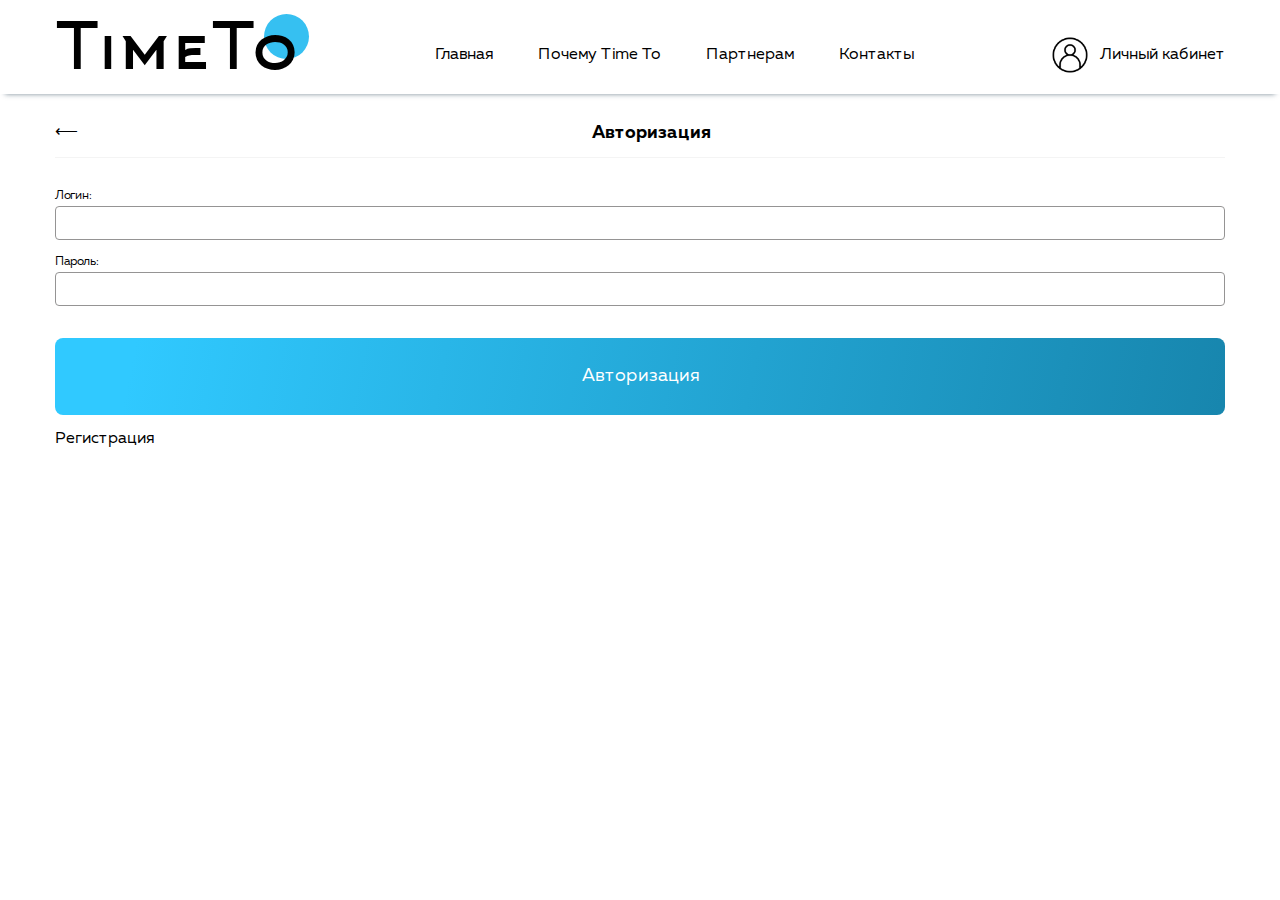
<file: singin.html>
<!DOCTYPE html>
<html lang="ru">

<head>
	<title>Авторизация</title>
	<meta charset="UTF-8">
	<meta name="format-detection" content="telephone=no">
	<!-- <style>body{opacity: 0;}</style> -->
	<link rel="stylesheet" href="css/style.css">
	<link rel="shortcut icon" href="favicon.ico">
	<!-- <meta name="robots" content="noindex, nofollow"> -->
	<meta name="viewport" content="width=device-width, initial-scale=1.0">
</head>

<body>
	<div class="wrapper">
		<header class="header">
			<div class="header__container">
				<button type="button" class="menu__icon icon-menu"><span></span></button>
				<a href="" class="header__logo"><span>TimeTo</span> </a>
				<div class="header__menu menu">
					<nav class="menu__body">

						<ul class="menu__list">
							<li class="menu__item"><a href="home.html" class="menu__link">Главная</a></li>
							<li class="menu__item"><a href="" class="menu__link">Почему Time To</a></li>
							<li class="menu__item"><a href="" class="menu__link">Партнерам</a></li>
							<li class="menu__item"><a href="" class="menu__link">Контакты</a></li>

						</ul>
					</nav>
					<div class="menu-overlay">

						<ul class="menu__list nav">
							<li class="menu__item">
								<a href="cash.html" class="menu__link">
									<picture><source srcset="img/wallet.webp" type="image/webp"><img src="img/wallet.png" alt="lorem"></picture>
									Кошелек
									<span>0 руб</span>
								</a>
							</li>
							<li class="menu__item"><a href="" class="menu__link"><picture><source srcset="img/coupon.webp" type="image/webp"><img src="img/coupon.png" alt="lorem"></picture>Promo</a></li>
							<li class="menu__item"><a href="person.html" class="menu__link">
									<picture><source srcset="img/user-data.webp" type="image/webp"><img src="img/user-data.png" alt="lorem"></picture>
									Личные данные
								</a></li>
							<li class="menu__item"><a href="status.html" class="menu__link">
									<picture><source srcset="img/history.webp" type="image/webp"><img src="img/history.png" alt="lorem"></picture>
									История / Статус</a></li>
							<li class="menu__item"><a href="" class="menu__link">
									<picture><source srcset="img/solution.webp" type="image/webp"><img src="img/solution.png" alt="lorem"></picture>
									Ваши идеи</a>
							</li>
							<li class="menu__item"><a href="" class="menu__link">
									<picture><source srcset="img/help.webp" type="image/webp"><img src="img/help.png" alt="lorem"></picture>
									FAQ's</a>
							</li>
							<li class="menu__item"><a href="" class="menu__link">
									<picture><source srcset="img/mail.webp" type="image/webp"><img src="img/mail.png" alt="lorem"></picture>
									Свяжитесь с нами</a>
							</li>
						</ul>
					</div>
				</div>
				<div class="header__actions">
					<a href="open.html" class="header__link">
						<picture><source srcset="img/user.webp" type="image/webp"><img src="img/user.png" alt="Вход в личный кабинет"></picture>
						<span>Личный кабинет</span>
					</a>
				</div>
			</div>
		</header>
		<main class="page">
			<section class="person">
				<div class="person__container">
					<a href="home.html" class="person__header-link">⟵
						<span>Авторизация</span>
					</a>
					<form action="" class="form-log form-log_margin">
						<div class="form-log__inner">

							<div class="form-log__item">
								<label for="formLogin" class="form-log__label">Логин:</label>
								<input id="formLogin" type="text" name="name" class="form-log__input">
							</div>
							<div class="form-log__item">
								<label for="formPass" class="form-log__label">Пароль:</label>
								<input id="formPass" type="password" name="name" class="form-log__input">
							</div>

							<button class="form-log__btn form-log__btn_margin" type="submit">Авторизация</button>
						</div>
						<a href="loginFirst.html" class="person__link">Регистрация</a>
					</form>
				</div>
			</section>
		</main>
		<footer class="footer">
			<div class="footer__container">
			</div>
		</footer>
	</div>
	<div id="popup" aria-hidden="true" class="popup">
		<div class="popup__wrapper">
			<div class="popup__content">
				<button data-close type="button" class="popup__close">X</button>
				<div class="popup__text">
					<h3 class="popup__title">Ручной пылесос</h3>
					<p class="popup__coast">Стоимость аренды</p>
					<h4 class="popup__sub-title">Как считаем?</h4>
					<p class="popup__info">Lorem ipsum dolor sit amet consectetur adipisicing elit. Labore minima quidem modi voluptates necessitatibus nesciunt, debitis saepe recusandae aliquam! Inventore officiis nihil obcaecati aliquam deleniti, omnis doloribus, voluptatum quae ullam perspiciatis molestiae ipsam tenetur nisi quas vel est quibusdam. Repellat saepe magni dignissimos nisi, minus iste doloremque impedit, ullam cumque minima ipsa incidunt rem deserunt, illum exercitationem tempora itaque veritatis officiis natus quae reprehenderit harum adipisci quaerat! Eaque qui molestiae explicabo quis accusamus, consequuntur ut numquam doloremque ullam odio cumque!
					</p>
					<h4 class="popup__sub-title">Как произведем расчет?</h4>
					<p class="popup__info">Lorem ipsum, dolor sit amet consectetur adipisicing elit. Obcaecati officia consectetur illo optio et corporis laboriosam nemo quos facilis, odit doloremque ratione, animi accusamus distinctio ducimus voluptatem incidunt est! Nam fugit pariatur tenetur error tempora dolor nemo rerum dolorum libero at distinctio, perferendis aliquid veritatis, voluptatem laudantium fugiat rem? Iste eius expedita reiciendis distinctio magnam libero. Aliquid assumenda reprehenderit laboriosam exercitationem iste! Nihil voluptate corrupti, vero voluptatum repellat quo recusandae quam eligendi veritatis quia, cum doloremque. Qui aliquam sequi quis, facilis porro saepe dolores reprehenderit accusantium repellendus tenetur fugit dicta ea accusamus dolor harum excepturi sint id esse nobis illum.</p>
				</div>
			</div>
		</div>
	</div>
	<div id="popup-info" aria-hidden="true" class="popup">
		<div class="popup__wrapper">
			<div class="popup__content">
				<button data-close type="button" class="popup__close">X</button>
				<div class="popup__text">
					<h3 class="popup__title">Инструкция</h3>
					<ol>
						<li>
							<p class="popup__info">Lorem, ipsum dolor sit amet consectetur adipisicing elit. Dicta vel distinctio assumenda optio incidunt neque.</p>
						</li>
						<li>
							<p class="popup__info">Lorem, ipsum dolor sit amet consectetur adipisicing elit. Dicta vel distinctio assumenda optio incidunt neque.</p>
						</li>
						<li>
							<p class="popup__info">Lorem, ipsum dolor sit amet consectetur adipisicing elit. Dicta vel distinctio assumenda optio incidunt neque.</p>
						</li>
						<li>
							<p class="popup__info">Lorem, ipsum dolor sit amet consectetur adipisicing elit. Dicta vel distinctio assumenda optio incidunt neque.</p>
						</li>
						<li>
							<p class="popup__info">Lorem, ipsum dolor sit amet consectetur adipisicing elit. Dicta vel distinctio assumenda optio incidunt neque.</p>
						</li>
						<li>
							<p class="popup__info">Lorem, ipsum dolor sit amet consectetur adipisicing elit. Dicta vel distinctio assumenda optio incidunt neque.</p>
						</li>
					</ol>
					<a href="" class="popup__coast" download="">Скачать инструкцию</a>
				</div>
			</div>
		</div>
	</div>
	<div id="choose" aria-hidden="true" class="popup">
		<div class="popup__wrapper">
			<div class="popup__content">
				<button data-close type="button" class="popup__close">X</button>
				<div class="popup__text">
					<a href class="popup__btn" data-popup="#choose">Начать пользоваться</a>
					<p>Lorem ipsum dolor sit, amet consectetur adipisicing elit. Culpa accusantium numquam labore odit sequi, facilis tempora non cum earum corrupti!</p>
					<br>
					<br>
					<p>Lorem ipsum dolor sit, amet consectetur adipisicing elit. Culpa accusantium numquam labore odit sequi, facilis tempora non cum earum corrupti!</p>
				</div>
			</div>
		</div>
	</div>
	<div id="rating" aria-hidden="true" class="popup">
		<div class="popup__wrapper">
			<div class="popup__content">
				<button data-close type="button" class="popup__close">X</button>
				<div class="popup__text">

					<p>Оцените сеанс пользования.</p>
					<br>
					<br>
					<form>
						<div class="rating rating_set">
							<div class="rating__body">
								<div class="rating__active"></div>
								<div class="rating__items">
									<input type="radio" class="rating__item" value="1" name="rating">
									<input type="radio" class="rating__item" value="2" name="rating">
									<input type="radio" class="rating__item" value="3" name="rating">
									<input type="radio" class="rating__item" value="4" name="rating">
									<input type="radio" class="rating__item" value="5" name="rating">
								</div>
							</div>
							<div class="rating__value">3.6</div>

						</div>
						<br>
						<br>
						<button type="submit" class="popup__btn">Оценить</button>
					</form>
				</div>
			</div>
		</div>
	</div>
	<div id="login" aria-hidden="true" class="popup">
		<div class="popup__wrapper">
			<div class="popup__content">
				<button data-close type="button" class="popup__close">X</button>
				<div class="popup__text">

					<p>На указанный эл
						адрес отправлена ссылка.
						Перейдите по ней для
						завершения регистрации</p>
					<br>
					<br>

				</div>
			</div>
		</div>
	</div>
	<div id="link" aria-hidden="true" class="popup">
		<div class="popup__wrapper">
			<div class="popup__content">
				<button data-close type="button" class="popup__close">X</button>
				<div class="popup__text">

					<p>Адрес эл почты
						подтвержден. Дождитесь
						окончания модерации. После
						ее завершения, на Ваш
						номер телефона будет
						выслано СМС со ссылкой на
						начало пользования
						сервисом. Это займет не
						более 30 мин. </p>
					<br>
					<br>
					<p>Добавить «Минимальная сумма
						пополнения кошелька 600 руб.
					</p>
				</div>
			</div>
		</div>
	</div>
	<script src="js/app.min.js?_v=20230525115527"></script>
</body>

</html>
</file>
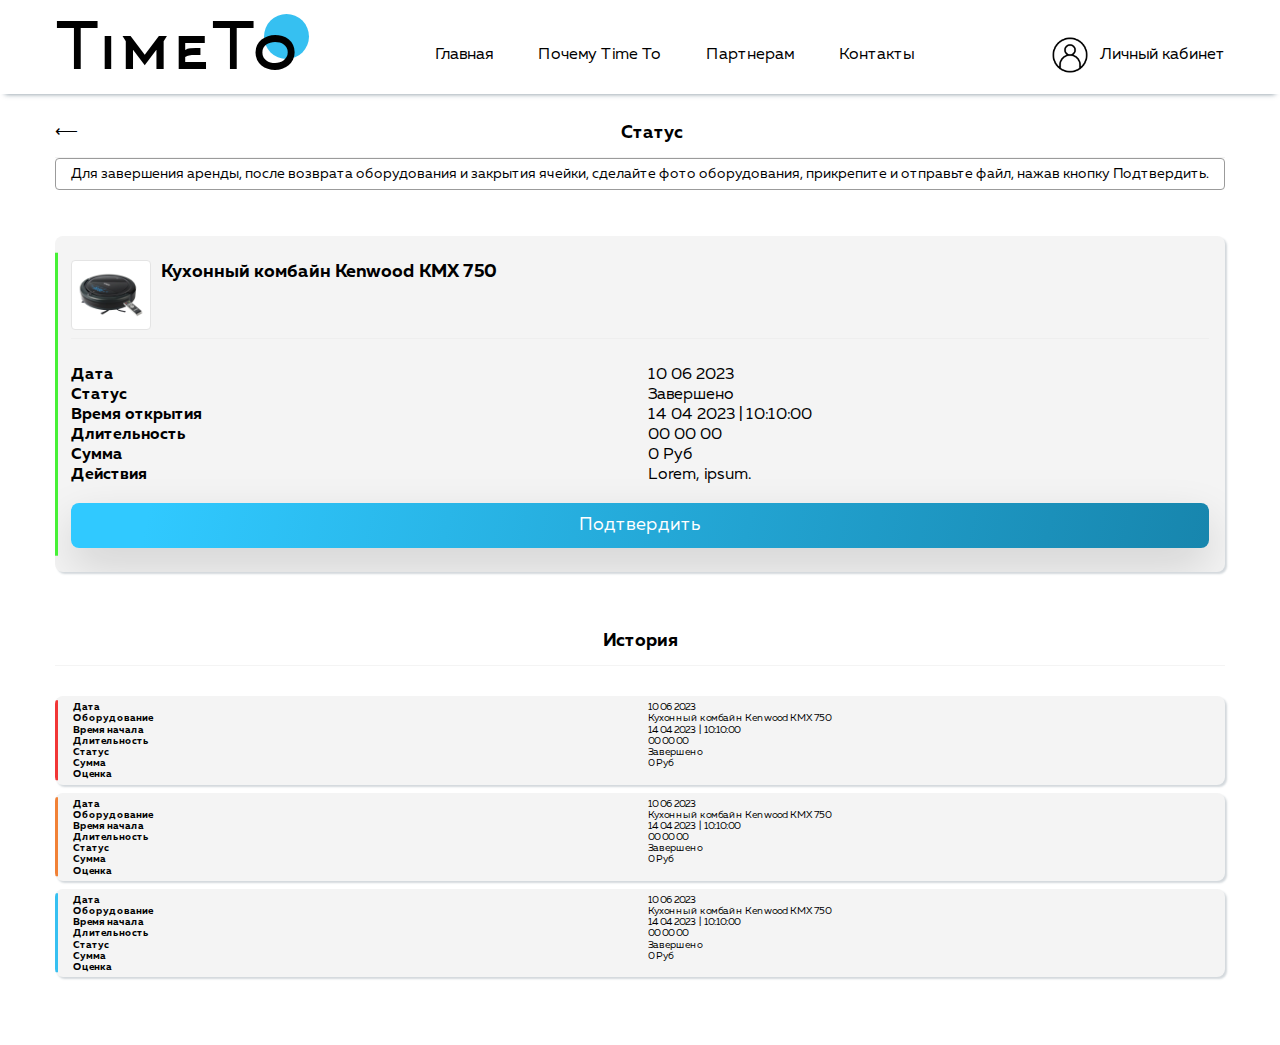
<file: status.html>
<!DOCTYPE html>
<html lang="ru">

<head>
	<title>Статус</title>
	<meta charset="UTF-8">
	<meta name="format-detection" content="telephone=no">
	<!-- <style>body{opacity: 0;}</style> -->
	<link rel="stylesheet" href="css/style.css">
	<link rel="stylesheet" href="css/new.css">
	<link rel="shortcut icon" href="favicon.ico">
	<!-- <meta name="robots" content="noindex, nofollow"> -->
	<meta name="viewport" content="width=device-width, initial-scale=1.0">
</head>

<body>
	<div class="wrapper">
		<header class="header">
			<div class="header__container">
				<button type="button" class="menu__icon icon-menu"><span></span></button>
				<a href="" class="header__logo"><span>TimeTo</span> </a>
				<div class="header__menu menu">
					<nav class="menu__body">

						<ul class="menu__list">
							<li class="menu__item"><a href="home.html" class="menu__link">Главная</a></li>
							<li class="menu__item"><a href="" class="menu__link">Почему Time To</a></li>
							<li class="menu__item"><a href="" class="menu__link">Партнерам</a></li>
							<li class="menu__item"><a href="" class="menu__link">Контакты</a></li>

						</ul>
					</nav>
					<div class="menu-overlay">

						<ul class="menu__list nav">
							<li class="menu__item">
								<a href="cash.html" class="menu__link">
									<picture><source srcset="img/wallet.webp" type="image/webp"><img src="img/wallet.png" alt="lorem"></picture>
									Кошелек
									<span>0 руб</span>
								</a>
							</li>
							<li class="menu__item"><a href="" class="menu__link"><picture><source srcset="img/coupon.webp" type="image/webp"><img src="img/coupon.png" alt="lorem"></picture>Promo</a></li>
							<li class="menu__item"><a href="person.html" class="menu__link">
									<picture><source srcset="img/user-data.webp" type="image/webp"><img src="img/user-data.png" alt="lorem"></picture>
									Личные данные
								</a></li>
							<li class="menu__item"><a href="status.html" class="menu__link">
									<picture><source srcset="img/history.webp" type="image/webp"><img src="img/history.png" alt="lorem"></picture>
									История / Статус</a></li>
							<li class="menu__item"><a href="" class="menu__link">
									<picture><source srcset="img/solution.webp" type="image/webp"><img src="img/solution.png" alt="lorem"></picture>
									Ваши идеи</a>
							</li>
							<li class="menu__item"><a href="" class="menu__link">
									<picture><source srcset="img/help.webp" type="image/webp"><img src="img/help.png" alt="lorem"></picture>
									FAQ's</a>
							</li>
							<li class="menu__item"><a href="" class="menu__link">
									<picture><source srcset="img/mail.webp" type="image/webp"><img src="img/mail.png" alt="lorem"></picture>
									Свяжитесь с нами</a>
							</li>
						</ul>
					</div>
				</div>
				<div class="header__actions">
					<a href="open.html" class="header__link">
						<picture><source srcset="img/user.webp" type="image/webp"><img src="img/user.png" alt="Вход в личный кабинет"></picture>
						<span>Личный кабинет</span>
					</a>
				</div>
			</div>
		</header>
		<main class="page">
			<section class="person">
				<div class="person__container">
					<a href="home.html" class="person__header-link">⟵
						<span>Статус</span>
					</a>
					<h2 class="catalog__use">Для завершения аренды, после возврата оборудования и закрытия ячейки, сделайте фото оборудования,  прикрепите и отправьте файл, нажав кнопку Подтвердить.</h2>
					
					<div class="person__bode">

						<div class="person__cash cash cash_green">
							<div class="cash__inner ">
								<div class="cash__flex">
									<div class="cash__header">

										<div class="cash__header-inner">
											<div class="cash__header-body">
												<div class="cash__img">
													<img src="img/robot.webp" alt="lorem">
												</div>
											</div>
										</div>
										<div class="cash__header-inner">
											<div class="cash__header-body">
												<h3 class="cash__name">Кухонный комбайн Kenwood KMX 750</h3>
											</div>
										</div>
									</div>

									<div class="cash__block">
										<div class="cash__block-inner">
											<div class="cash__item">
												<div class="cash__left">
													<span>Дата</span>
												</div>
												<div class="cash__right">
													<span>10 06 2023</span>
												</div>
											</div>
											<div class="cash__item">
												<div class="cash__left">
													<span>Статус</span>
												</div>
												<div class="cash__right">
													<span>Завершено</span>
												</div>
											</div>
											<div class="cash__item">
												<div class="cash__left">
													<span>Время открытия</span>
												</div>
												<div class="cash__right">
													<span class="cash__right-data">14 04 2023</span>
													<span> | </span>
													<span class="cash__right-time">10:10:00</span>
												</div>
											</div>
											<div class="cash__item">
												<div class="cash__left">
													<span>Длительность</span>
												</div>
												<div class="cash__right">
													<span class="cash__right-data">00 00 00</span>
												</div>
											</div>
											<div class="cash__item">
												<div class="cash__left">
													<span>Сумма</span>
												</div>
												<div class="cash__right">
													<span>0 Руб</span>
												</div>
											</div>
											<div class="cash__item">
												<div class="cash__left">
													<span>Действия</span>
												</div>
												<div class="cash__right">
													<span>Lorem, ipsum.</span>
												</div>
											</div>
											<div class="input__wrapper">
												<input name="file" type="file" id="input__file" class="input input__file" multiple>
												<label for="input__file" class="input__file-button">
												   <span class="input__file-button-text product__btn">Подтвердить</span>
												</label>
											 </div>



										</div>
									</div>
								</div>
							</div>
						</div>
					</div>
					<p class="person__header-link">
						<span>История</span>
					</p>
					<div class="person__bode person__bode_histori">

						<div class="person__cash cash cash_red">
							<div class="cash__inner">
								<div class="cash__flex">
									<div class="cash__block">
										<div class="cash__block-inner">
											<div class="cash__item">
												<div class="cash__left">
													<span>Дата</span>
												</div>
												<div class="cash__right">
													<span>10 06 2023</span>
												</div>
											</div>
											<div class="cash__item">
												<div class="cash__left">
													<span>Оборудование</span>
												</div>
												<div class="cash__right">
													<span>Кухонный комбайн Kenwood KMX 750</span>
												</div>
											</div>
											<div class="cash__item">
												<div class="cash__left">
													<span>Время начала</span>
												</div>
												<div class="cash__right">
													<span class="cash__right-data">14 04 2023</span>
													<span> | </span>
													<span class="cash__right-time">10:10:00</span>
												</div>
											</div>
											<div class="cash__item">
												<div class="cash__left">
													<span>Длительность</span>
												</div>
												<div class="cash__right">
													<span class="cash__right-data">00 00 00</span>
												</div>
											</div>
											<div class="cash__item">
												<div class="cash__left">
													<span>Статус</span>
												</div>
												<div class="cash__right">
													<span>Завершено</span>
												</div>
											</div>
											<div class="cash__item">
												<div class="cash__left">
													<span>Сумма</span>
												</div>
												<div class="cash__right">
													<span>0 Руб</span>
												</div>
											</div>
											<div class="cash__item">
												<div class="cash__left">
													<span>Оценка</span>
												</div>
												<div class="cash__right">
													<span class="rating__value"></span>

												</div>
											</div>
										</div>
									</div>
								</div>
							</div>
						</div>
						<div class="person__cash cash cash_orange">
							<div class="cash__inner cash__inner_red">
								<div class="cash__flex">

									<div class="cash__block">
										<div class="cash__block">
											<div class="cash__block-inner">
												<div class="cash__item">
													<div class="cash__left">
														<span>Дата</span>
													</div>
													<div class="cash__right">
														<span>10 06 2023</span>
													</div>
												</div>
												<div class="cash__item">
													<div class="cash__left">
														<span>Оборудование</span>
													</div>
													<div class="cash__right">
														<span>Кухонный комбайн Kenwood KMX 750</span>
													</div>
												</div>
												<div class="cash__item">
													<div class="cash__left">
														<span>Время начала</span>
													</div>
													<div class="cash__right">
														<span class="cash__right-data">14 04 2023</span>
														<span> | </span>
														<span class="cash__right-time">10:10:00</span>
													</div>
												</div>
												<div class="cash__item">
													<div class="cash__left">
														<span>Длительность</span>
													</div>
													<div class="cash__right">
														<span class="cash__right-data">00 00 00</span>
													</div>
												</div>
												<div class="cash__item">
													<div class="cash__left">
														<span>Статус</span>
													</div>
													<div class="cash__right">
														<span>Завершено</span>
													</div>
												</div>
												<div class="cash__item">
													<div class="cash__left">
														<span>Сумма</span>
													</div>
													<div class="cash__right">
														<span>0 Руб</span>
													</div>
												</div>
												<div class="cash__item">
													<div class="cash__left">
														<span>Оценка</span>
													</div>
													<div class="cash__right">
														<span></span>
													</div>
												</div>
											</div>
										</div>
									</div>
								</div>
							</div>
						</div>
						<div class="person__cash cash">
							<div class="cash__inner cash__inner_orange">
								<div class="cash__flex">
									<div class="cash__block">
										<div class="cash__block">
											<div class="cash__block-inner">
												<div class="cash__item">
													<div class="cash__left">
														<span>Дата</span>
													</div>
													<div class="cash__right">
														<span>10 06 2023</span>
													</div>
												</div>
												<div class="cash__item">
													<div class="cash__left">
														<span>Оборудование</span>
													</div>
													<div class="cash__right">
														<span>Кухонный комбайн Kenwood KMX 750</span>
													</div>
												</div>
												<div class="cash__item">
													<div class="cash__left">
														<span>Время начала</span>
													</div>
													<div class="cash__right">
														<span class="cash__right-data">14 04 2023</span>
														<span> | </span>
														<span class="cash__right-time">10:10:00</span>
													</div>
												</div>
												<div class="cash__item">
													<div class="cash__left">
														<span>Длительность</span>
													</div>
													<div class="cash__right">
														<span class="cash__right-data">00 00 00</span>
													</div>
												</div>
												<div class="cash__item">
													<div class="cash__left">
														<span>Статус</span>
													</div>
													<div class="cash__right">
														<span>Завершено</span>
													</div>
												</div>
												<div class="cash__item">
													<div class="cash__left">
														<span>Сумма</span>
													</div>
													<div class="cash__right">
														<span>0 Руб</span>
													</div>
												</div>
												<div class="cash__item">
													<div class="cash__left">
														<span>Оценка</span>
													</div>
													<div class="cash__right">
														<span></span>
													</div>
												</div>
											</div>
										</div>
									</div>
								</div>
							</div>
						</div>
					</div>
				</div>
			</section>
		</main>
		<footer class="footer">
			<div class="footer__container">
			</div>
		</footer>
	</div>
	<div id="popup" aria-hidden="true" class="popup">
		<div class="popup__wrapper">
			<div class="popup__content">
				<button data-close type="button" class="popup__close">X</button>
				<div class="popup__text">
					<h3 class="popup__title">Ручной пылесос</h3>
					<p class="popup__coast">Стоимость аренды</p>
					<h4 class="popup__sub-title">Как считаем?</h4>
					<p class="popup__info">Lorem ipsum dolor sit amet consectetur adipisicing elit. Labore minima quidem modi voluptates necessitatibus nesciunt, debitis saepe recusandae aliquam! Inventore officiis nihil obcaecati aliquam deleniti, omnis doloribus, voluptatum quae ullam perspiciatis molestiae ipsam tenetur nisi quas vel est quibusdam. Repellat saepe magni dignissimos nisi, minus iste doloremque impedit, ullam cumque minima ipsa incidunt rem deserunt, illum exercitationem tempora itaque veritatis officiis natus quae reprehenderit harum adipisci quaerat! Eaque qui molestiae explicabo quis accusamus, consequuntur ut numquam doloremque ullam odio cumque!
					</p>
					<h4 class="popup__sub-title">Как произведем расчет?</h4>
					<p class="popup__info">Lorem ipsum, dolor sit amet consectetur adipisicing elit. Obcaecati officia consectetur illo optio et corporis laboriosam nemo quos facilis, odit doloremque ratione, animi accusamus distinctio ducimus voluptatem incidunt est! Nam fugit pariatur tenetur error tempora dolor nemo rerum dolorum libero at distinctio, perferendis aliquid veritatis, voluptatem laudantium fugiat rem? Iste eius expedita reiciendis distinctio magnam libero. Aliquid assumenda reprehenderit laboriosam exercitationem iste! Nihil voluptate corrupti, vero voluptatum repellat quo recusandae quam eligendi veritatis quia, cum doloremque. Qui aliquam sequi quis, facilis porro saepe dolores reprehenderit accusantium repellendus tenetur fugit dicta ea accusamus dolor harum excepturi sint id esse nobis illum.</p>
				</div>
			</div>
		</div>
	</div>
	<div id="popup-info" aria-hidden="true" class="popup">
		<div class="popup__wrapper">
			<div class="popup__content">
				<button data-close type="button" class="popup__close">X</button>
				<div class="popup__text">
					<h3 class="popup__title">Инструкция</h3>
					<ol>
						<li>
							<p class="popup__info">Lorem, ipsum dolor sit amet consectetur adipisicing elit. Dicta vel distinctio assumenda optio incidunt neque.</p>
						</li>
						<li>
							<p class="popup__info">Lorem, ipsum dolor sit amet consectetur adipisicing elit. Dicta vel distinctio assumenda optio incidunt neque.</p>
						</li>
						<li>
							<p class="popup__info">Lorem, ipsum dolor sit amet consectetur adipisicing elit. Dicta vel distinctio assumenda optio incidunt neque.</p>
						</li>
						<li>
							<p class="popup__info">Lorem, ipsum dolor sit amet consectetur adipisicing elit. Dicta vel distinctio assumenda optio incidunt neque.</p>
						</li>
						<li>
							<p class="popup__info">Lorem, ipsum dolor sit amet consectetur adipisicing elit. Dicta vel distinctio assumenda optio incidunt neque.</p>
						</li>
						<li>
							<p class="popup__info">Lorem, ipsum dolor sit amet consectetur adipisicing elit. Dicta vel distinctio assumenda optio incidunt neque.</p>
						</li>
					</ol>
					<a href="" class="popup__coast" download="">Скачать инструкцию</a>
				</div>
			</div>
		</div>
	</div>
	<div id="choose" aria-hidden="true" class="popup">
		<div class="popup__wrapper">
			<div class="popup__content">
				<button data-close type="button" class="popup__close">X</button>
				<div class="popup__text">
					<a href class="popup__btn" data-popup="#choose">Начать пользоваться</a>
					<p>Lorem ipsum dolor sit, amet consectetur adipisicing elit. Culpa accusantium numquam labore odit sequi, facilis tempora non cum earum corrupti!</p>
					<br>
					<br>
					<p>Lorem ipsum dolor sit, amet consectetur adipisicing elit. Culpa accusantium numquam labore odit sequi, facilis tempora non cum earum corrupti!</p>
				</div>
			</div>
		</div>
	</div>
	<div id="rating" aria-hidden="true" class="popup">
		<div class="popup__wrapper">
			<div class="popup__content">
				<button data-close type="button" class="popup__close">X</button>
				<div class="popup__text">

					<p>Оцените сеанс пользования.</p>
					<br>
					<br>
					<form>
						<div class="rating rating_set">
							<div class="rating__body">
								<div class="rating__active"></div>
								<div class="rating__items">
									<input type="radio" class="rating__item" value="1" name="rating">
									<input type="radio" class="rating__item" value="2" name="rating">
									<input type="radio" class="rating__item" value="3" name="rating">
									<input type="radio" class="rating__item" value="4" name="rating">
									<input type="radio" class="rating__item" value="5" name="rating">
								</div>
							</div>
							<div class="rating__value">3.6</div>

						</div>
						<br>
						<br>
						<button type="submit" class="popup__btn">Оценить</button>
					</form>
				</div>
			</div>
		</div>
	</div>
	<div id="login" aria-hidden="true" class="popup">
		<div class="popup__wrapper">
			<div class="popup__content">
				<button data-close type="button" class="popup__close">X</button>
				<div class="popup__text">

					<p>На указанный эл
						адрес отправлена ссылка.
						Перейдите по ней для
						завершения регистрации</p>
					<br>
					<br>

				</div>
			</div>
		</div>
	</div>
	<div id="link" aria-hidden="true" class="popup">
		<div class="popup__wrapper">
			<div class="popup__content">
				<button data-close type="button" class="popup__close">X</button>
				<div class="popup__text">

					<p>Адрес эл почты
						подтвержден. Дождитесь
						окончания модерации. После
						ее завершения, на Ваш
						номер телефона будет
						выслано СМС со ссылкой на
						начало пользования
						сервисом. Это займет не
						более 30 мин. </p>
					<br>
					<br>
					<p>Добавить «Минимальная сумма
						пополнения кошелька 600 руб.
					</p>
				</div>
			</div>
		</div>
	</div>
	<script src="js/app.min.js?_v=20230525115527"></script>
</body>

</html>
</file>
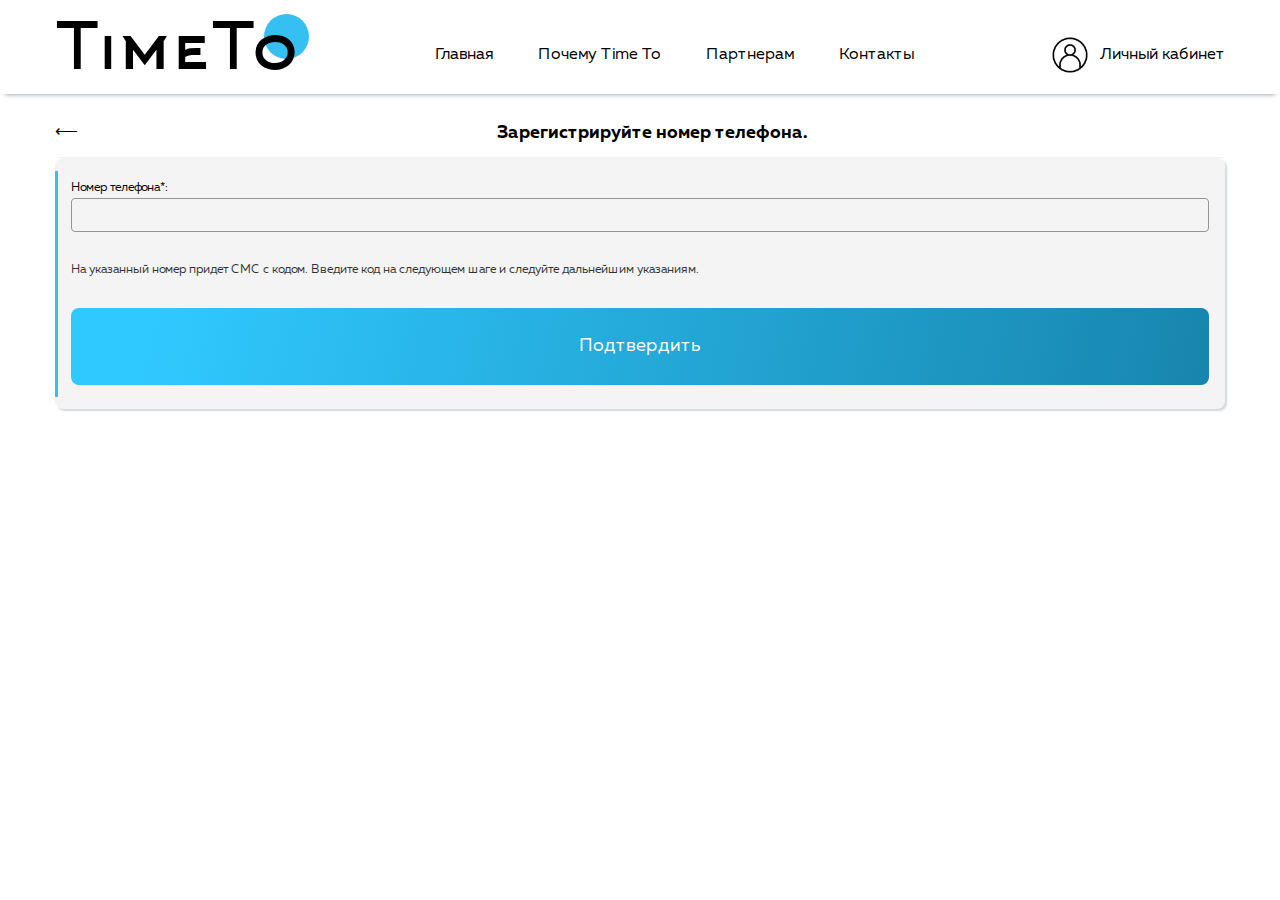
<file: tel.html>
<!DOCTYPE html>
<html lang="ru">

<head>
	<title>Введите № телефона.</title>
	<meta charset="UTF-8">
	<meta name="format-detection" content="telephone=no">
	<!-- <style>body{opacity: 0;}</style> -->
	<link rel="stylesheet" href="css/style.css">
	<link rel="shortcut icon" href="favicon.ico">
	<!-- <meta name="robots" content="noindex, nofollow"> -->
	<meta name="viewport" content="width=device-width, initial-scale=1.0">
</head>

<body>
	<div class="wrapper">
		<header class="header">
			<div class="header__container">
				<button type="button" class="menu__icon icon-menu"><span></span></button>
				<a href="" class="header__logo"><span>TimeTo</span> </a>
				<div class="header__menu menu">
					<nav class="menu__body">

						<ul class="menu__list">
							<li class="menu__item"><a href="home.html" class="menu__link">Главная</a></li>
							<li class="menu__item"><a href="" class="menu__link">Почему Time To</a></li>
							<li class="menu__item"><a href="" class="menu__link">Партнерам</a></li>
							<li class="menu__item"><a href="" class="menu__link">Контакты</a></li>

						</ul>
					</nav>
					<div class="menu-overlay">

						<ul class="menu__list nav">
							<li class="menu__item">
								<a href="cash.html" class="menu__link">
									<picture><source srcset="img/wallet.webp" type="image/webp"><img src="img/wallet.png" alt="lorem"></picture>
									Кошелек
									<span>0 руб</span>
								</a>
							</li>
							<li class="menu__item"><a href="" class="menu__link"><picture><source srcset="img/coupon.webp" type="image/webp"><img src="img/coupon.png" alt="lorem"></picture>Promo</a></li>
							<li class="menu__item"><a href="person.html" class="menu__link">
									<picture><source srcset="img/user-data.webp" type="image/webp"><img src="img/user-data.png" alt="lorem"></picture>
									Личные данные
								</a></li>
							<li class="menu__item"><a href="status.html" class="menu__link">
									<picture><source srcset="img/history.webp" type="image/webp"><img src="img/history.png" alt="lorem"></picture>
									История / Статус</a></li>
							<li class="menu__item"><a href="" class="menu__link">
									<picture><source srcset="img/solution.webp" type="image/webp"><img src="img/solution.png" alt="lorem"></picture>
									Ваши идеи</a>
							</li>
							<li class="menu__item"><a href="" class="menu__link">
									<picture><source srcset="img/help.webp" type="image/webp"><img src="img/help.png" alt="lorem"></picture>
									FAQ's</a>
							</li>
							<li class="menu__item"><a href="" class="menu__link">
									<picture><source srcset="img/mail.webp" type="image/webp"><img src="img/mail.png" alt="lorem"></picture>
									Свяжитесь с нами</a>
							</li>
						</ul>
					</div>
				</div>
				<div class="header__actions">
					<a href="open.html" class="header__link">
						<picture><source srcset="img/user.webp" type="image/webp"><img src="img/user.png" alt="Вход в личный кабинет"></picture>
						<span>Личный кабинет</span>
					</a>
				</div>
			</div>
		</header>
		<main class="page">
			<section class="person">
				<div class="person__container">
					<a href="home.html" class="person__header-link">⟵
						<span>Зарегистрируйте номер телефона.</span>
					</a>

					<div class="person__cash cash">
						<div class="cash__inner">


							<form action="" class="form-log">
								<div class="form-log__inner">

									<div class="form-log__item">
										<label for="Tel" class="form-log__label">Номер телефона*:</label>
										<input id="Tel" type="tel" name="tel" class="form-log__input" data-inputmask="'mask': '+7-999-999-99-99'">
									</div>
									<br>
									<br>
									<p class="cash__text_min"> На указанный номер
										придет СМС с кодом.
										Введите код на
										следующем шаге и
										следуйте дальнейшим
										указаниям. </p>
									<a href="pin.html" class="form-log__btn"> Подтвердить</a>
								</div>

							</form>


						</div>
					</div>


				</div>
			</section>
		</main>
		<footer class="footer">
			<div class="footer__container">
			</div>
		</footer>
	</div>
	<div id="popup" aria-hidden="true" class="popup">
		<div class="popup__wrapper">
			<div class="popup__content">
				<button data-close type="button" class="popup__close">X</button>
				<div class="popup__text">
					<h3 class="popup__title">Ручной пылесос</h3>
					<p class="popup__coast">Стоимость аренды</p>
					<h4 class="popup__sub-title">Как считаем?</h4>
					<p class="popup__info">Lorem ipsum dolor sit amet consectetur adipisicing elit. Labore minima quidem modi voluptates necessitatibus nesciunt, debitis saepe recusandae aliquam! Inventore officiis nihil obcaecati aliquam deleniti, omnis doloribus, voluptatum quae ullam perspiciatis molestiae ipsam tenetur nisi quas vel est quibusdam. Repellat saepe magni dignissimos nisi, minus iste doloremque impedit, ullam cumque minima ipsa incidunt rem deserunt, illum exercitationem tempora itaque veritatis officiis natus quae reprehenderit harum adipisci quaerat! Eaque qui molestiae explicabo quis accusamus, consequuntur ut numquam doloremque ullam odio cumque!
					</p>
					<h4 class="popup__sub-title">Как произведем расчет?</h4>
					<p class="popup__info">Lorem ipsum, dolor sit amet consectetur adipisicing elit. Obcaecati officia consectetur illo optio et corporis laboriosam nemo quos facilis, odit doloremque ratione, animi accusamus distinctio ducimus voluptatem incidunt est! Nam fugit pariatur tenetur error tempora dolor nemo rerum dolorum libero at distinctio, perferendis aliquid veritatis, voluptatem laudantium fugiat rem? Iste eius expedita reiciendis distinctio magnam libero. Aliquid assumenda reprehenderit laboriosam exercitationem iste! Nihil voluptate corrupti, vero voluptatum repellat quo recusandae quam eligendi veritatis quia, cum doloremque. Qui aliquam sequi quis, facilis porro saepe dolores reprehenderit accusantium repellendus tenetur fugit dicta ea accusamus dolor harum excepturi sint id esse nobis illum.</p>
				</div>
			</div>
		</div>
	</div>
	<div id="popup-info" aria-hidden="true" class="popup">
		<div class="popup__wrapper">
			<div class="popup__content">
				<button data-close type="button" class="popup__close">X</button>
				<div class="popup__text">
					<h3 class="popup__title">Инструкция</h3>
					<ol>
						<li>
							<p class="popup__info">Lorem, ipsum dolor sit amet consectetur adipisicing elit. Dicta vel distinctio assumenda optio incidunt neque.</p>
						</li>
						<li>
							<p class="popup__info">Lorem, ipsum dolor sit amet consectetur adipisicing elit. Dicta vel distinctio assumenda optio incidunt neque.</p>
						</li>
						<li>
							<p class="popup__info">Lorem, ipsum dolor sit amet consectetur adipisicing elit. Dicta vel distinctio assumenda optio incidunt neque.</p>
						</li>
						<li>
							<p class="popup__info">Lorem, ipsum dolor sit amet consectetur adipisicing elit. Dicta vel distinctio assumenda optio incidunt neque.</p>
						</li>
						<li>
							<p class="popup__info">Lorem, ipsum dolor sit amet consectetur adipisicing elit. Dicta vel distinctio assumenda optio incidunt neque.</p>
						</li>
						<li>
							<p class="popup__info">Lorem, ipsum dolor sit amet consectetur adipisicing elit. Dicta vel distinctio assumenda optio incidunt neque.</p>
						</li>
					</ol>
					<a href="" class="popup__coast" download="">Скачать инструкцию</a>
				</div>
			</div>
		</div>
	</div>
	<div id="choose" aria-hidden="true" class="popup">
		<div class="popup__wrapper">
			<div class="popup__content">
				<button data-close type="button" class="popup__close">X</button>
				<div class="popup__text">
					<a href class="popup__btn" data-popup="#choose">Начать пользоваться</a>
					<p>Lorem ipsum dolor sit, amet consectetur adipisicing elit. Culpa accusantium numquam labore odit sequi, facilis tempora non cum earum corrupti!</p>
					<br>
					<br>
					<p>Lorem ipsum dolor sit, amet consectetur adipisicing elit. Culpa accusantium numquam labore odit sequi, facilis tempora non cum earum corrupti!</p>
				</div>
			</div>
		</div>
	</div>
	<div id="rating" aria-hidden="true" class="popup">
		<div class="popup__wrapper">
			<div class="popup__content">
				<button data-close type="button" class="popup__close">X</button>
				<div class="popup__text">

					<p>Оцените сеанс пользования.</p>
					<br>
					<br>
					<form>
						<div class="rating rating_set">
							<div class="rating__body">
								<div class="rating__active"></div>
								<div class="rating__items">
									<input type="radio" class="rating__item" value="1" name="rating">
									<input type="radio" class="rating__item" value="2" name="rating">
									<input type="radio" class="rating__item" value="3" name="rating">
									<input type="radio" class="rating__item" value="4" name="rating">
									<input type="radio" class="rating__item" value="5" name="rating">
								</div>
							</div>
							<div class="rating__value">3.6</div>

						</div>
						<br>
						<br>
						<button type="submit" class="popup__btn">Оценить</button>
					</form>
				</div>
			</div>
		</div>
	</div>
	<div id="login" aria-hidden="true" class="popup">
		<div class="popup__wrapper">
			<div class="popup__content">
				<button data-close type="button" class="popup__close">X</button>
				<div class="popup__text">

					<p>На указанный эл
						адрес отправлена ссылка.
						Перейдите по ней для
						завершения регистрации</p>
					<br>
					<br>

				</div>
			</div>
		</div>
	</div>
	<div id="link" aria-hidden="true" class="popup">
		<div class="popup__wrapper">
			<div class="popup__content">
				<button data-close type="button" class="popup__close">X</button>
				<div class="popup__text">

					<p>Адрес эл почты
						подтвержден. Дождитесь
						окончания модерации. После
						ее завершения, на Ваш
						номер телефона будет
						выслано СМС со ссылкой на
						начало пользования
						сервисом. Это займет не
						более 30 мин. </p>
					<br>
					<br>
					<p>Добавить «Минимальная сумма
						пополнения кошелька 600 руб.
					</p>
				</div>
			</div>
		</div>
	</div>
	<script src="js/app.min.js?_v=20230525115527"></script>
</body>

</html>
</file>
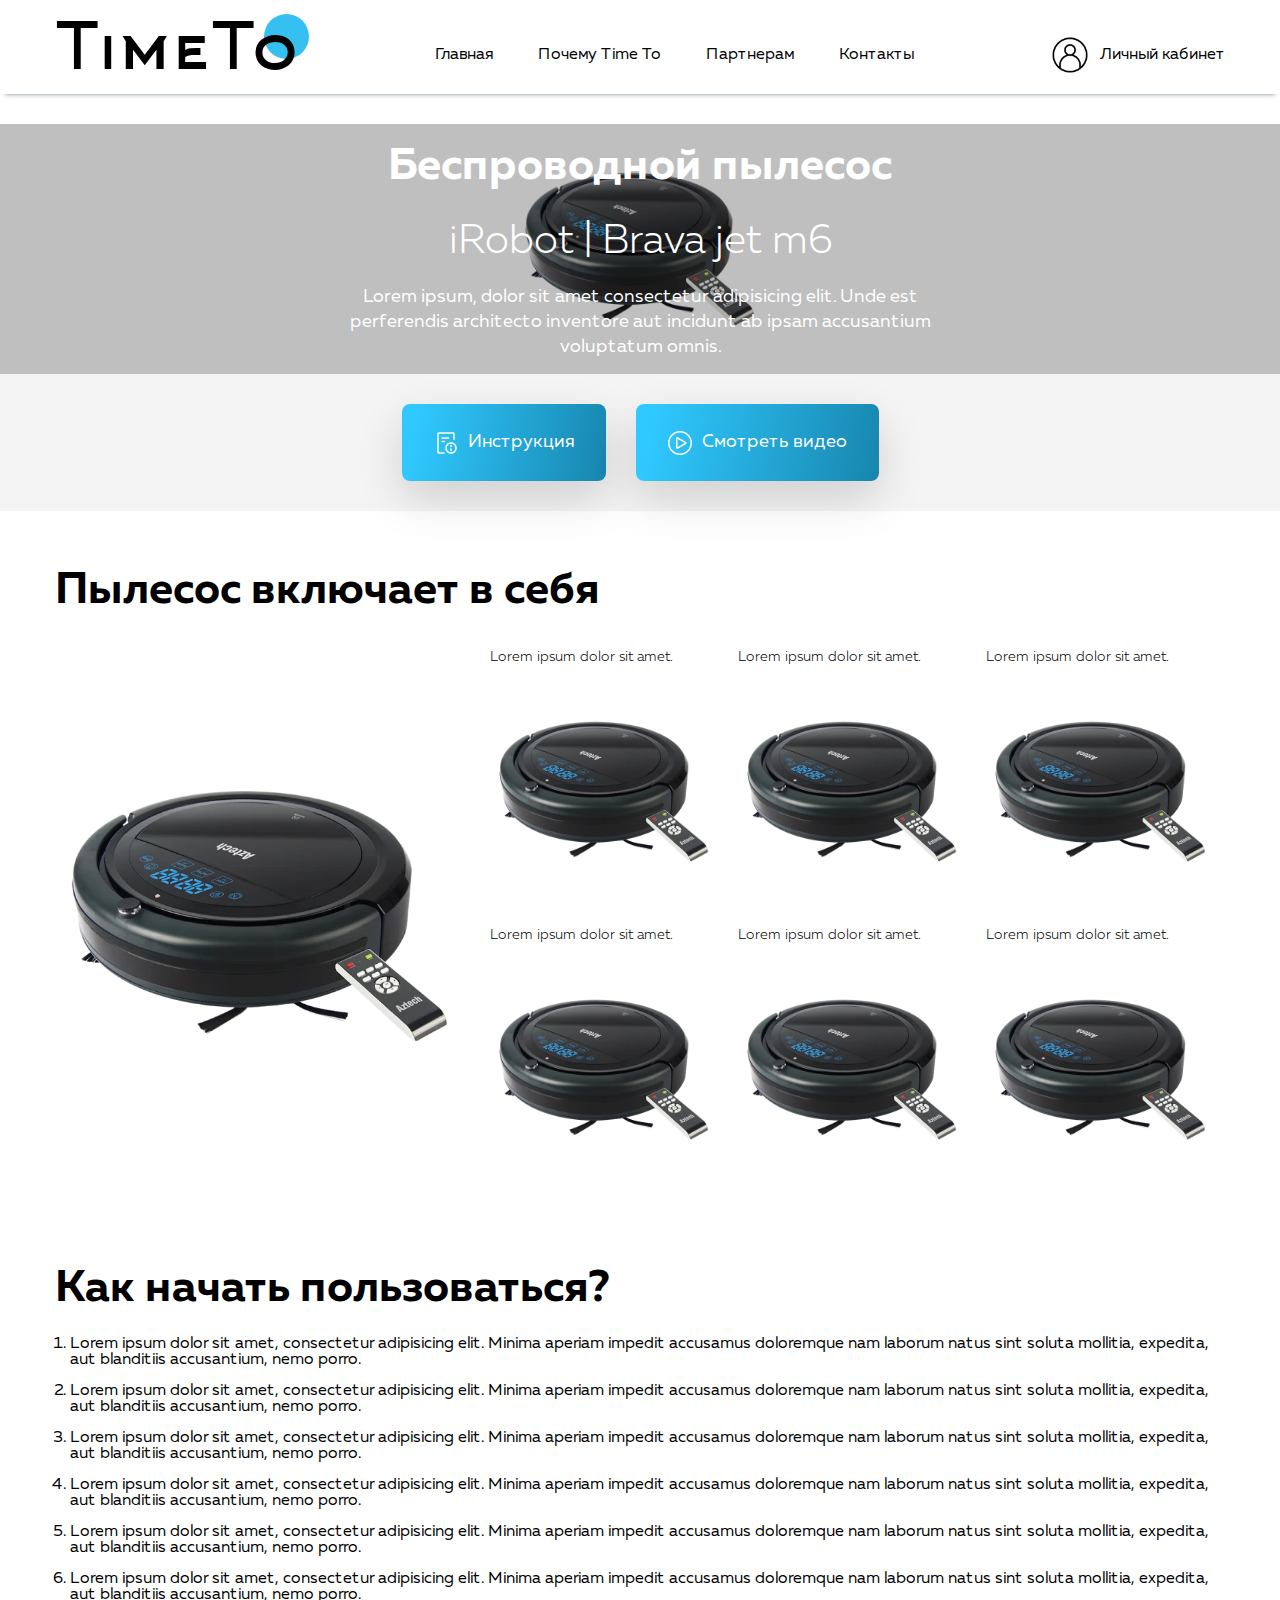
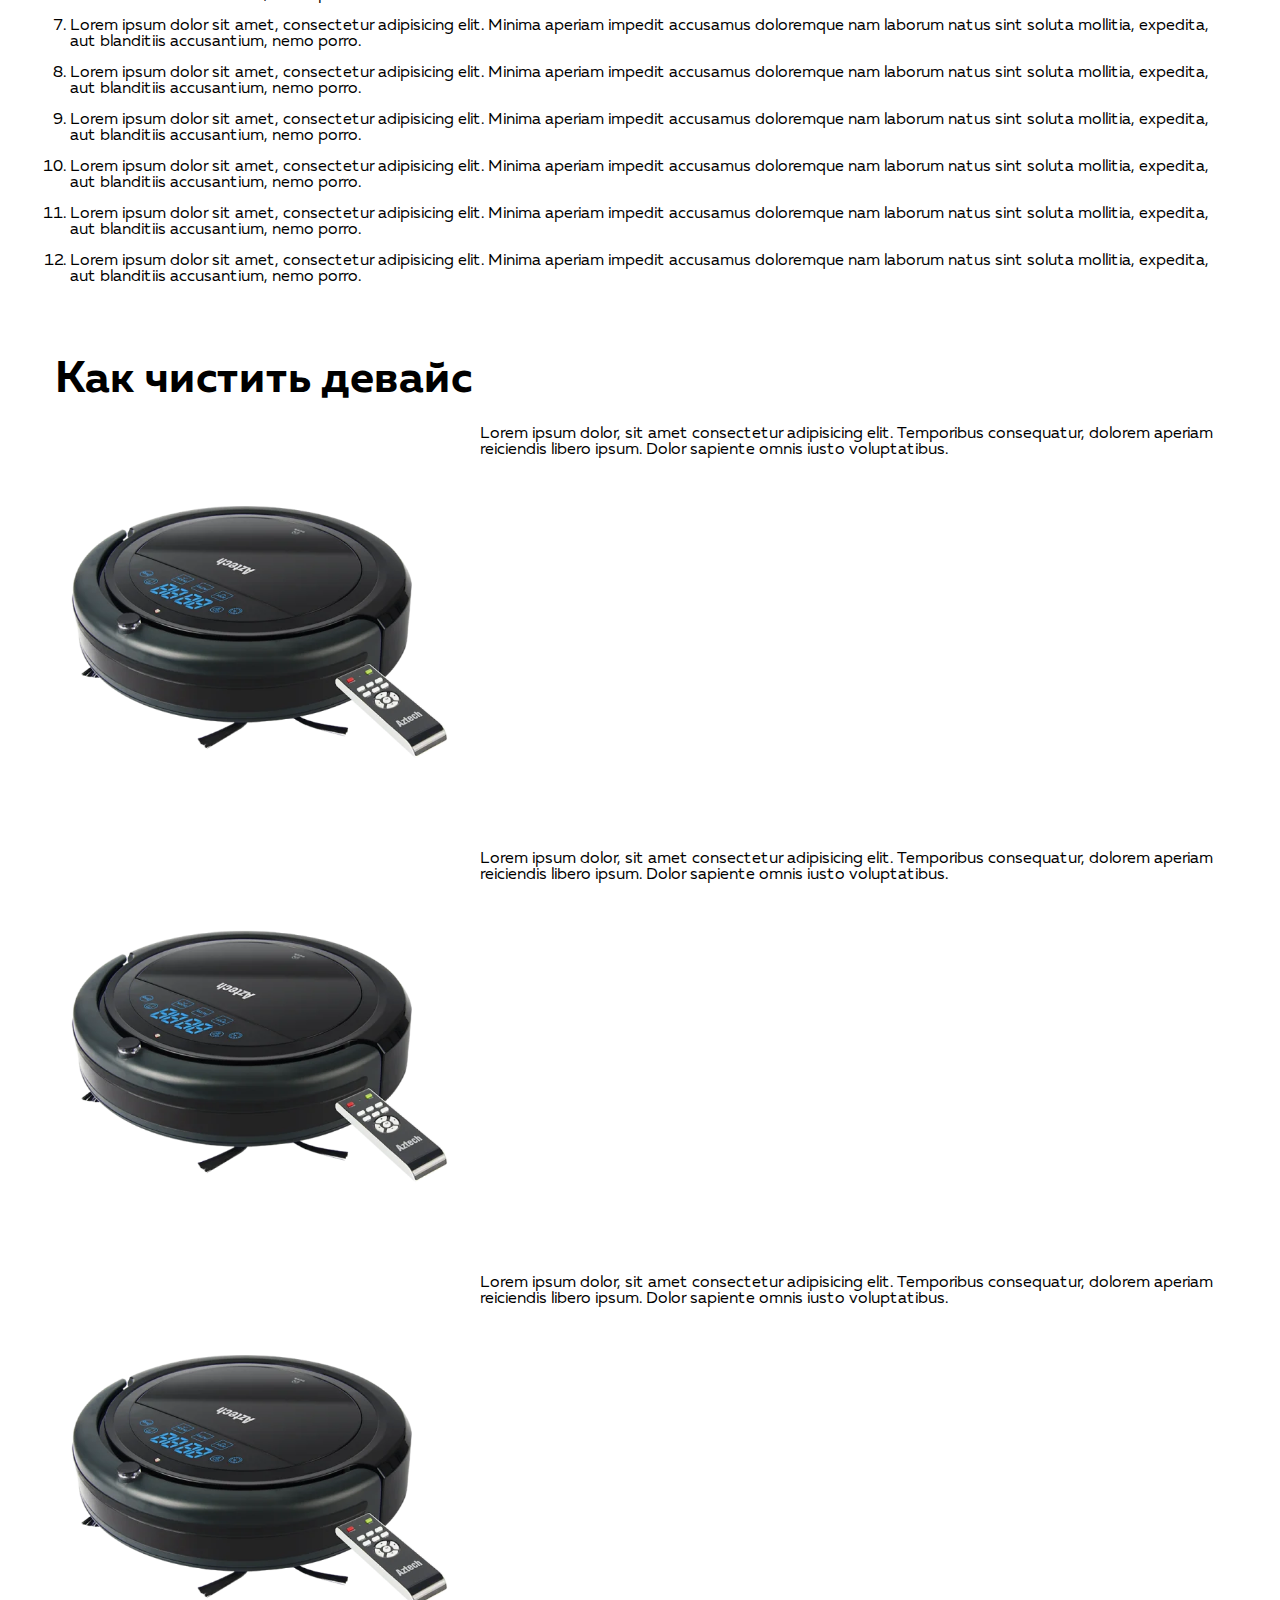
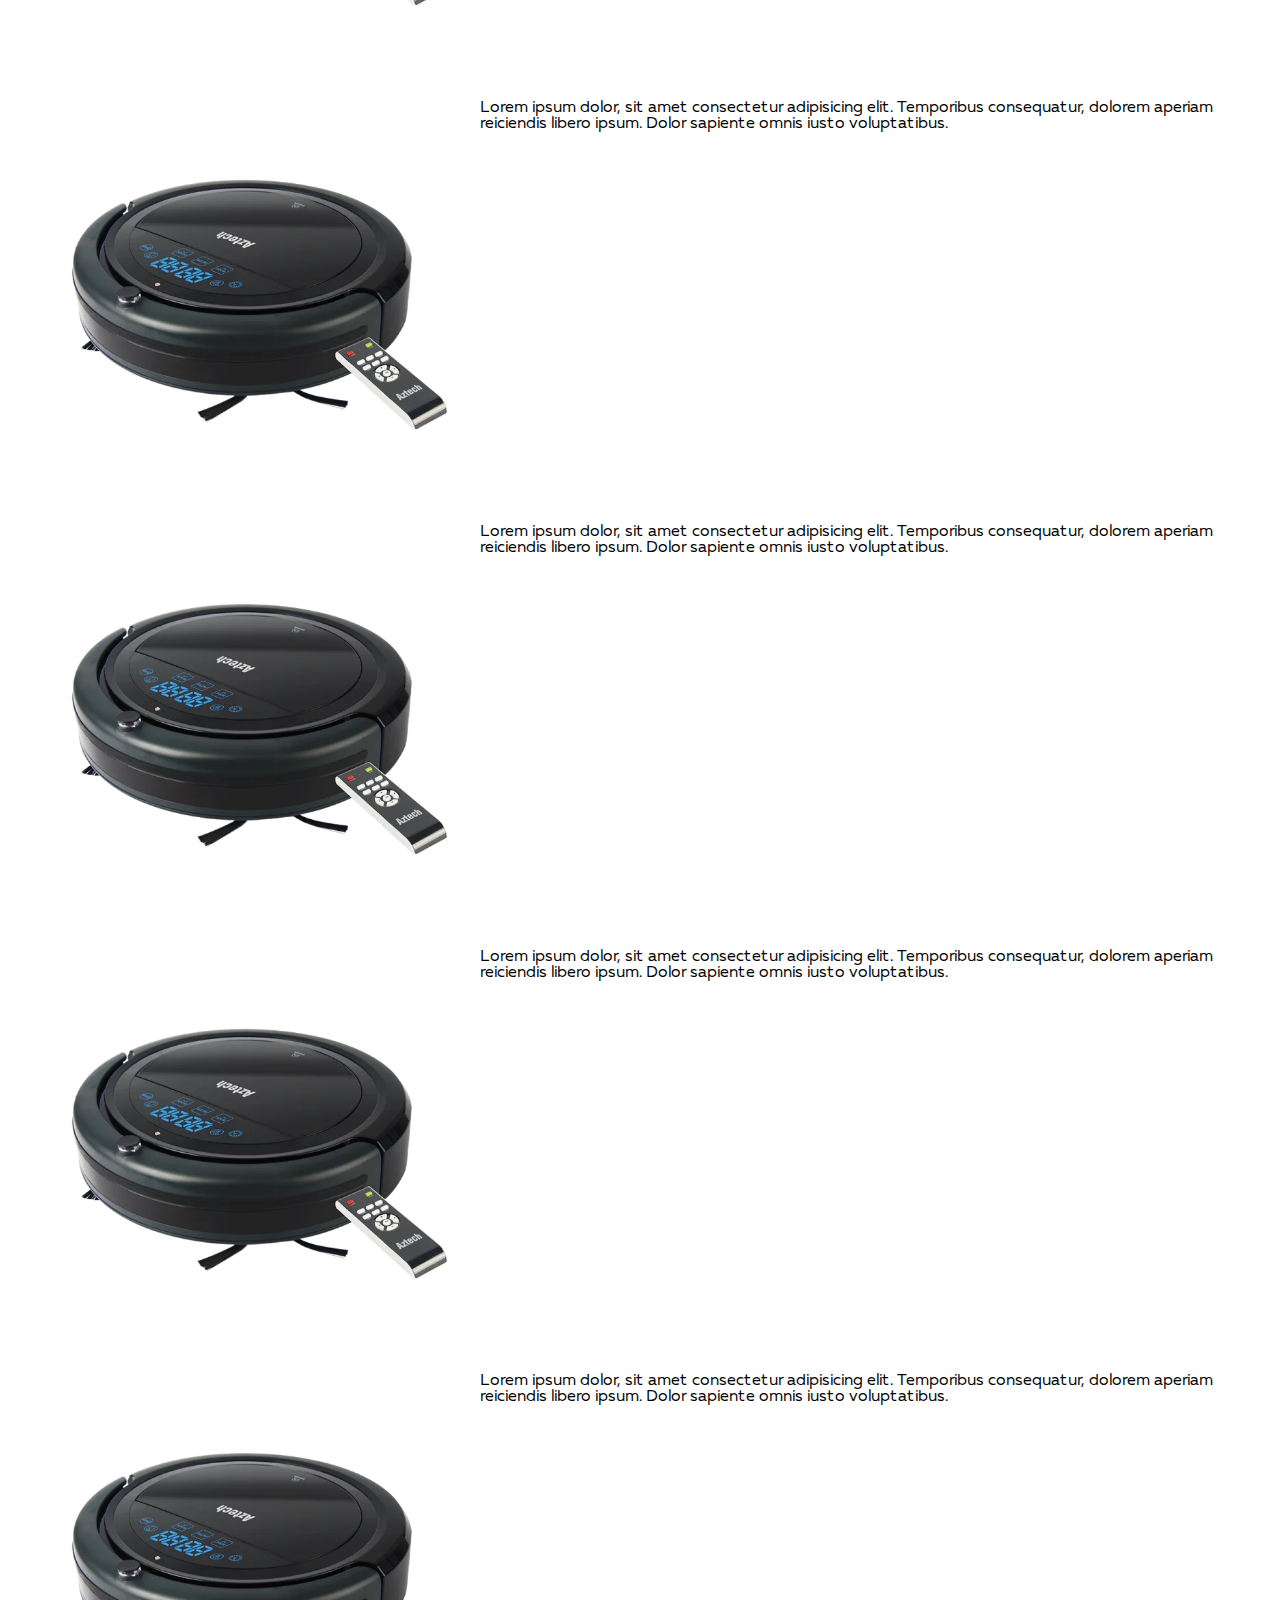
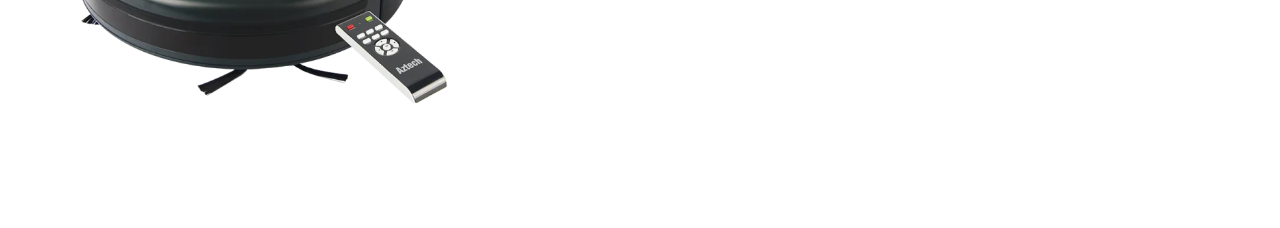
<file: use.html>
<!DOCTYPE html>
<html lang="ru">

<head>
	<title>Главная</title>
	<meta charset="UTF-8">
	<meta name="format-detection" content="telephone=no">
	<!-- <style>body{opacity: 0;}</style> -->
	<link rel="stylesheet" href="css/style.css">
	<link rel="shortcut icon" href="favicon.ico">
	<!-- <meta name="robots" content="noindex, nofollow"> -->
	<meta name="viewport" content="width=device-width, initial-scale=1.0">
</head>

<body>
	<div class="wrapper">
		<header class="header">
			<div class="header__container">
				<button type="button" class="menu__icon icon-menu"><span></span></button>
				<a href="" class="header__logo"><span>TimeTo</span> </a>
				<div class="header__menu menu">
					<nav class="menu__body">

						<ul class="menu__list">
							<li class="menu__item"><a href="home.html" class="menu__link">Главная</a></li>
							<li class="menu__item"><a href="" class="menu__link">Почему Time To</a></li>
							<li class="menu__item"><a href="" class="menu__link">Партнерам</a></li>
							<li class="menu__item"><a href="" class="menu__link">Контакты</a></li>

						</ul>
					</nav>
					<div class="menu-overlay">

						<ul class="menu__list nav">
							<li class="menu__item">
								<a href="cash.html" class="menu__link">
									<picture><source srcset="img/wallet.webp" type="image/webp"><img src="img/wallet.png" alt="lorem"></picture>
									Кошелек
									<span>0 руб</span>
								</a>
							</li>
							<li class="menu__item"><a href="" class="menu__link"><picture><source srcset="img/coupon.webp" type="image/webp"><img src="img/coupon.png" alt="lorem"></picture>Promo</a></li>
							<li class="menu__item"><a href="person.html" class="menu__link">
									<picture><source srcset="img/user-data.webp" type="image/webp"><img src="img/user-data.png" alt="lorem"></picture>
									Личные данные
								</a></li>
							<li class="menu__item"><a href="status.html" class="menu__link">
									<picture><source srcset="img/history.webp" type="image/webp"><img src="img/history.png" alt="lorem"></picture>
									История / Статус</a></li>
							<li class="menu__item"><a href="" class="menu__link">
									<picture><source srcset="img/solution.webp" type="image/webp"><img src="img/solution.png" alt="lorem"></picture>
									Ваши идеи</a>
							</li>
							<li class="menu__item"><a href="" class="menu__link">
									<picture><source srcset="img/help.webp" type="image/webp"><img src="img/help.png" alt="lorem"></picture>
									FAQ's</a>
							</li>
							<li class="menu__item"><a href="" class="menu__link">
									<picture><source srcset="img/mail.webp" type="image/webp"><img src="img/mail.png" alt="lorem"></picture>
									Свяжитесь с нами</a>
							</li>
						</ul>
					</div>
				</div>
				<div class="header__actions">
					<a href="open.html" class="header__link">
						<picture><source srcset="img/user.webp" type="image/webp"><img src="img/user.png" alt="Вход в личный кабинет"></picture>
						<span>Личный кабинет</span>
					</a>
				</div>
			</div>
		</header>
		<main class="page">
			<section class="use">
				<div class="use__banner">
					<picture>
						<source srcset="img/robot.webp" type="image/webp"><img src="img/robot.jpg" alt="Lorem">
					</picture>
					<div class="use__name">
						<h1 class="use__title">Беспроводной пылесос</h1>
						<p class="use__sub-title">iRobot | Brava jet m6</p>
						<p class="use__slogan">Lorem ipsum, dolor sit amet consectetur adipisicing elit. Unde est perferendis architecto inventore aut incidunt ab ipsam accusantium voluptatum omnis.</p>
					</div>
				</div>
				<div class="use__controls">
					<a href="" class="use__btn use__btn_info" target="_blank" data-popup="#popup-info">Инструкция</a>
					<a href="https://www.youtube.com/watch?v=fdk7yCMnre8&ab_channel=RuDeepRadio" class="use__btn use__btn_video" target="_blank">Смотреть видео</a>
				</div>
				<div class="use__container">

					<div class="use__complectations complectations">
						<h2 class="use__title">Пылесос включает в себя</h2>
						<div class="complectations__inner">
							<div class="complectations__left">
								<picture>
									<source srcset="img/robot.webp" type="image/webp"><img src="img/robot.jpg" alt="Lorem">
								</picture>
							</div>
							<div class="complectations__right">
								<div class="complectations__item">
									<div class="complectations__content">
										<p>Lorem ipsum dolor sit amet.</p>
									</div>
									<div class="complectations__img">
										<picture>
											<source srcset="img/robot.webp" type="image/webp"><img src="img/robot.jpg" alt="Lorem">
										</picture>
									</div>
								</div>
								<div class="complectations__item">
									<div class="complectations__content">
										<p>Lorem ipsum dolor sit amet.</p>
									</div>
									<div class="complectations__img">
										<picture>
											<source srcset="img/robot.webp" type="image/webp"><img src="img/robot.jpg" alt="Lorem">
										</picture>
									</div>
								</div>
								<div class="complectations__item">
									<div class="complectations__content">
										<p>Lorem ipsum dolor sit amet.</p>
									</div>
									<div class="complectations__img">
										<picture>
											<source srcset="img/robot.webp" type="image/webp"><img src="img/robot.jpg" alt="Lorem">
										</picture>
									</div>
								</div>
								<div class="complectations__item">
									<div class="complectations__content">
										<p>Lorem ipsum dolor sit amet.</p>
									</div>
									<div class="complectations__img">
										<picture>
											<source srcset="img/robot.webp" type="image/webp"><img src="img/robot.jpg" alt="Lorem">
										</picture>
									</div>
								</div>
								<div class="complectations__item">
									<div class="complectations__content">
										<p>Lorem ipsum dolor sit amet.</p>
									</div>
									<div class="complectations__img">
										<picture>
											<source srcset="img/robot.webp" type="image/webp"><img src="img/robot.jpg" alt="Lorem">
										</picture>
									</div>
								</div>
								<div class="complectations__item">
									<div class="complectations__content">
										<p>Lorem ipsum dolor sit amet.</p>
									</div>
									<div class="complectations__img">
										<picture>
											<source srcset="img/robot.webp" type="image/webp"><img src="img/robot.jpg" alt="Lorem">
										</picture>
									</div>
								</div>
							</div>
						</div>
					</div>
					<div class="use__complectations complectations">
						<h2 class="use__title">Как начать пользоваться?</h2>
						<ol>
							<li>
								<p>Lorem ipsum dolor sit amet, consectetur adipisicing elit. Minima aperiam impedit accusamus doloremque nam laborum natus sint soluta mollitia, expedita, aut blanditiis accusantium, nemo porro.</p>
							</li>
							<li>
								<p>Lorem ipsum dolor sit amet, consectetur adipisicing elit. Minima aperiam impedit accusamus doloremque nam laborum natus sint soluta mollitia, expedita, aut blanditiis accusantium, nemo porro.</p>
							</li>
							<li>
								<p>Lorem ipsum dolor sit amet, consectetur adipisicing elit. Minima aperiam impedit accusamus doloremque nam laborum natus sint soluta mollitia, expedita, aut blanditiis accusantium, nemo porro.</p>
							</li>
							<li>
								<p>Lorem ipsum dolor sit amet, consectetur adipisicing elit. Minima aperiam impedit accusamus doloremque nam laborum natus sint soluta mollitia, expedita, aut blanditiis accusantium, nemo porro.</p>
							</li>
							<li>
								<p>Lorem ipsum dolor sit amet, consectetur adipisicing elit. Minima aperiam impedit accusamus doloremque nam laborum natus sint soluta mollitia, expedita, aut blanditiis accusantium, nemo porro.</p>
							</li>
							<li>
								<p>Lorem ipsum dolor sit amet, consectetur adipisicing elit. Minima aperiam impedit accusamus doloremque nam laborum natus sint soluta mollitia, expedita, aut blanditiis accusantium, nemo porro.</p>
							</li>
							<li>
								<p>Lorem ipsum dolor sit amet, consectetur adipisicing elit. Minima aperiam impedit accusamus doloremque nam laborum natus sint soluta mollitia, expedita, aut blanditiis accusantium, nemo porro.</p>
							</li>
							<li>
								<p>Lorem ipsum dolor sit amet, consectetur adipisicing elit. Minima aperiam impedit accusamus doloremque nam laborum natus sint soluta mollitia, expedita, aut blanditiis accusantium, nemo porro.</p>
							</li>
							<li>
								<p>Lorem ipsum dolor sit amet, consectetur adipisicing elit. Minima aperiam impedit accusamus doloremque nam laborum natus sint soluta mollitia, expedita, aut blanditiis accusantium, nemo porro.</p>
							</li>
							<li>
								<p>Lorem ipsum dolor sit amet, consectetur adipisicing elit. Minima aperiam impedit accusamus doloremque nam laborum natus sint soluta mollitia, expedita, aut blanditiis accusantium, nemo porro.</p>
							</li>
							<li>
								<p>Lorem ipsum dolor sit amet, consectetur adipisicing elit. Minima aperiam impedit accusamus doloremque nam laborum natus sint soluta mollitia, expedita, aut blanditiis accusantium, nemo porro.</p>
							</li>
							<li>
								<p>Lorem ipsum dolor sit amet, consectetur adipisicing elit. Minima aperiam impedit accusamus doloremque nam laborum natus sint soluta mollitia, expedita, aut blanditiis accusantium, nemo porro.</p>
							</li>
						</ol>
					</div>
					<div class="use__complectations complectations">
						<h2 class="use__title">Как чистить девайс</h2>
						<div class="complectations__inner">
							<div class="complectations__left">
								<picture>
									<source srcset="img/robot.webp" type="image/webp"><img src="img/robot.jpg" alt="Lorem">
								</picture>
							</div>
							<div class="complectations__right">
								<p>Lorem ipsum dolor, sit amet consectetur adipisicing elit. Temporibus consequatur, dolorem aperiam reiciendis libero ipsum. Dolor sapiente omnis iusto voluptatibus.</p>
							</div>
						</div>
						<div class="complectations__inner">
							<div class="complectations__left">
								<picture>
									<source srcset="img/robot.webp" type="image/webp"><img src="img/robot.jpg" alt="Lorem">
								</picture>
							</div>
							<div class="complectations__right">
								<p>Lorem ipsum dolor, sit amet consectetur adipisicing elit. Temporibus consequatur, dolorem aperiam reiciendis libero ipsum. Dolor sapiente omnis iusto voluptatibus.</p>
							</div>
						</div>
						<div class="complectations__inner">
							<div class="complectations__left">
								<picture>
									<source srcset="img/robot.webp" type="image/webp"><img src="img/robot.jpg" alt="Lorem">
								</picture>
							</div>
							<div class="complectations__right">
								<p>Lorem ipsum dolor, sit amet consectetur adipisicing elit. Temporibus consequatur, dolorem aperiam reiciendis libero ipsum. Dolor sapiente omnis iusto voluptatibus.</p>
							</div>
						</div>
						<div class="complectations__inner">
							<div class="complectations__left">
								<picture>
									<source srcset="img/robot.webp" type="image/webp"><img src="img/robot.jpg" alt="Lorem">
								</picture>
							</div>
							<div class="complectations__right">
								<p>Lorem ipsum dolor, sit amet consectetur adipisicing elit. Temporibus consequatur, dolorem aperiam reiciendis libero ipsum. Dolor sapiente omnis iusto voluptatibus.</p>
							</div>
						</div>
						<div class="complectations__inner">
							<div class="complectations__left">
								<picture>
									<source srcset="img/robot.webp" type="image/webp"><img src="img/robot.jpg" alt="Lorem">
								</picture>
							</div>
							<div class="complectations__right">
								<p>Lorem ipsum dolor, sit amet consectetur adipisicing elit. Temporibus consequatur, dolorem aperiam reiciendis libero ipsum. Dolor sapiente omnis iusto voluptatibus.</p>
							</div>
						</div>
						<div class="complectations__inner">
							<div class="complectations__left">
								<picture>
									<source srcset="img/robot.webp" type="image/webp"><img src="img/robot.jpg" alt="Lorem">
								</picture>
							</div>
							<div class="complectations__right">
								<p>Lorem ipsum dolor, sit amet consectetur adipisicing elit. Temporibus consequatur, dolorem aperiam reiciendis libero ipsum. Dolor sapiente omnis iusto voluptatibus.</p>
							</div>
						</div>
						<div class="complectations__inner">
							<div class="complectations__left">
								<picture>
									<source srcset="img/robot.webp" type="image/webp"><img src="img/robot.jpg" alt="Lorem">
								</picture>
							</div>
							<div class="complectations__right">
								<p>Lorem ipsum dolor, sit amet consectetur adipisicing elit. Temporibus consequatur, dolorem aperiam reiciendis libero ipsum. Dolor sapiente omnis iusto voluptatibus.</p>
							</div>
						</div>
					</div>
				</div>
			</section>
		</main>
		<footer class="footer">
			<div class="footer__container">
			</div>
		</footer>
	</div>
	<div id="popup" aria-hidden="true" class="popup">
		<div class="popup__wrapper">
			<div class="popup__content">
				<button data-close type="button" class="popup__close">X</button>
				<div class="popup__text">
					<h3 class="popup__title">Ручной пылесос</h3>
					<p class="popup__coast">Стоимость аренды</p>
					<h4 class="popup__sub-title">Как считаем?</h4>
					<p class="popup__info">Lorem ipsum dolor sit amet consectetur adipisicing elit. Labore minima quidem modi voluptates necessitatibus nesciunt, debitis saepe recusandae aliquam! Inventore officiis nihil obcaecati aliquam deleniti, omnis doloribus, voluptatum quae ullam perspiciatis molestiae ipsam tenetur nisi quas vel est quibusdam. Repellat saepe magni dignissimos nisi, minus iste doloremque impedit, ullam cumque minima ipsa incidunt rem deserunt, illum exercitationem tempora itaque veritatis officiis natus quae reprehenderit harum adipisci quaerat! Eaque qui molestiae explicabo quis accusamus, consequuntur ut numquam doloremque ullam odio cumque!
					</p>
					<h4 class="popup__sub-title">Как произведем расчет?</h4>
					<p class="popup__info">Lorem ipsum, dolor sit amet consectetur adipisicing elit. Obcaecati officia consectetur illo optio et corporis laboriosam nemo quos facilis, odit doloremque ratione, animi accusamus distinctio ducimus voluptatem incidunt est! Nam fugit pariatur tenetur error tempora dolor nemo rerum dolorum libero at distinctio, perferendis aliquid veritatis, voluptatem laudantium fugiat rem? Iste eius expedita reiciendis distinctio magnam libero. Aliquid assumenda reprehenderit laboriosam exercitationem iste! Nihil voluptate corrupti, vero voluptatum repellat quo recusandae quam eligendi veritatis quia, cum doloremque. Qui aliquam sequi quis, facilis porro saepe dolores reprehenderit accusantium repellendus tenetur fugit dicta ea accusamus dolor harum excepturi sint id esse nobis illum.</p>
				</div>
			</div>
		</div>
	</div>
	<div id="popup-info" aria-hidden="true" class="popup">
		<div class="popup__wrapper">
			<div class="popup__content">
				<button data-close type="button" class="popup__close">X</button>
				<div class="popup__text">
					<h3 class="popup__title">Инструкция</h3>
					<ol>
						<li>
							<p class="popup__info">Lorem, ipsum dolor sit amet consectetur adipisicing elit. Dicta vel distinctio assumenda optio incidunt neque.</p>
						</li>
						<li>
							<p class="popup__info">Lorem, ipsum dolor sit amet consectetur adipisicing elit. Dicta vel distinctio assumenda optio incidunt neque.</p>
						</li>
						<li>
							<p class="popup__info">Lorem, ipsum dolor sit amet consectetur adipisicing elit. Dicta vel distinctio assumenda optio incidunt neque.</p>
						</li>
						<li>
							<p class="popup__info">Lorem, ipsum dolor sit amet consectetur adipisicing elit. Dicta vel distinctio assumenda optio incidunt neque.</p>
						</li>
						<li>
							<p class="popup__info">Lorem, ipsum dolor sit amet consectetur adipisicing elit. Dicta vel distinctio assumenda optio incidunt neque.</p>
						</li>
						<li>
							<p class="popup__info">Lorem, ipsum dolor sit amet consectetur adipisicing elit. Dicta vel distinctio assumenda optio incidunt neque.</p>
						</li>
					</ol>
					<a href="" class="popup__coast" download="">Скачать инструкцию</a>
				</div>
			</div>
		</div>
	</div>
	<div id="choose" aria-hidden="true" class="popup">
		<div class="popup__wrapper">
			<div class="popup__content">
				<button data-close type="button" class="popup__close">X</button>
				<div class="popup__text">
					<a href class="popup__btn" data-popup="#choose">Начать пользоваться</a>
					<p>Lorem ipsum dolor sit, amet consectetur adipisicing elit. Culpa accusantium numquam labore odit sequi, facilis tempora non cum earum corrupti!</p>
					<br>
					<br>
					<p>Lorem ipsum dolor sit, amet consectetur adipisicing elit. Culpa accusantium numquam labore odit sequi, facilis tempora non cum earum corrupti!</p>
				</div>
			</div>
		</div>
	</div>
	<div id="rating" aria-hidden="true" class="popup">
		<div class="popup__wrapper">
			<div class="popup__content">
				<button data-close type="button" class="popup__close">X</button>
				<div class="popup__text">

					<p>Оцените сеанс пользования.</p>
					<br>
					<br>
					<form>
						<div class="rating rating_set">
							<div class="rating__body">
								<div class="rating__active"></div>
								<div class="rating__items">
									<input type="radio" class="rating__item" value="1" name="rating">
									<input type="radio" class="rating__item" value="2" name="rating">
									<input type="radio" class="rating__item" value="3" name="rating">
									<input type="radio" class="rating__item" value="4" name="rating">
									<input type="radio" class="rating__item" value="5" name="rating">
								</div>
							</div>
							<div class="rating__value">3.6</div>

						</div>
						<br>
						<br>
						<button type="submit" class="popup__btn">Оценить</button>
					</form>
				</div>
			</div>
		</div>
	</div>
	<div id="login" aria-hidden="true" class="popup">
		<div class="popup__wrapper">
			<div class="popup__content">
				<button data-close type="button" class="popup__close">X</button>
				<div class="popup__text">

					<p>На указанный эл
						адрес отправлена ссылка.
						Перейдите по ней для
						завершения регистрации</p>
					<br>
					<br>

				</div>
			</div>
		</div>
	</div>
	<div id="link" aria-hidden="true" class="popup">
		<div class="popup__wrapper">
			<div class="popup__content">
				<button data-close type="button" class="popup__close">X</button>
				<div class="popup__text">

					<p>Адрес эл почты
						подтвержден. Дождитесь
						окончания модерации. После
						ее завершения, на Ваш
						номер телефона будет
						выслано СМС со ссылкой на
						начало пользования
						сервисом. Это займет не
						более 30 мин. </p>
					<br>
					<br>
					<p>Добавить «Минимальная сумма
						пополнения кошелька 600 руб.
					</p>
				</div>
			</div>
		</div>
	</div>
	<script src="js/app.min.js?_v=20230525115527"></script>
</body>

</html>
</file>
<file: css/style.css>
@charset "UTF-8";
@font-face {
  font-family: "Muller";
  font-display: swap;
  src: url("../fonts/MullerLight.woff2") format("woff2"), url("../fonts/MullerLight.woff") format("woff");
  font-weight: 300;
  font-style: normal;
}
@font-face {
  font-family: "Arkhip";
  font-display: swap;
  src: url("../fonts/d9464-arkhip_font.woff2") format("woff2"), url("../fonts/d9464-arkhip_font.woff") format("woff");
  font-weight: 400;
  font-style: normal;
}
@font-face {
  font-family: "Muller";
  font-display: swap;
  src: url("../fonts/MullerBold.woff2") format("woff2"), url("../fonts/MullerBold.woff") format("woff");
  font-weight: 700;
  font-style: normal;
}
@font-face {
  font-family: "Muller";
  font-display: swap;
  src: url("../fonts/MullerRegular.woff2") format("woff2"), url("../fonts/MullerRegular.woff") format("woff");
  font-weight: 400;
  font-style: normal;
}
* {
  padding: 0px;
  margin: 0px;
  border: 0px;
}

*,
*:before,
*:after {
  box-sizing: border-box;
}

html,
body {
  height: 100%;
  min-width: 320px;
}

body {
  color: #000;
  line-height: 1;
  font-family: "Muller";
  font-size: 1rem;
  -ms-text-size-adjust: 100%;
  -moz-text-size-adjust: 100%;
  -webkit-text-size-adjust: 100%;
  -webkit-font-smoothing: antialiased;
  -moz-osx-font-smoothing: grayscale;
}

input,
button,
textarea {
  font-family: "Muller";
  font-size: inherit;
}

button {
  cursor: pointer;
  color: inherit;
  background-color: inherit;
}

a {
  color: inherit;
}

a:link,
a:visited {
  text-decoration: none;
}

a:hover {
  text-decoration: none;
}

ul li {
  list-style: none;
}

img {
  vertical-align: top;
}

h1,
h2,
h3,
h4,
h5,
h6 {
  font-weight: inherit;
  font-size: inherit;
}

.lock body {
  overflow: hidden;
  touch-action: none;
}
.wrapper {
  min-height: 100%;
  display: flex;
  flex-direction: column;
  overflow: hidden;
}
.wrapper > main {
  flex: 1 1 auto;
}
.wrapper > * {
  min-width: 0;
}

/*
(i) Стили будут применяться ко 
всем классам содержащим *__container
Например header__container, main__container и т.д.
Снипет (HTML): cnt
*/
[class*=__container] {
  max-width: 73.125rem;
  box-sizing: content-box;
  margin: 0 auto;
  padding: 0 0.9375rem;
}

.checkbox {
  position: relative;
  margin-bottom: 16px;
}
.checkbox__input {
  position: absolute;
  width: 0;
  height: 0;
  opacity: 0;
}
.checkbox__input:checked + .checkbox__label:before {
  background: #36C0F1;
}
.checkbox__label {
  cursor: pointer;
  display: inline-flex;
  align-items: center;
  position: relative;
  gap: 10px;
}
.checkbox__label:before {
  content: "";
  align-self: flex-start;
  flex: 0 0 20px;
  width: 20px;
  height: 20px;
  border: 1px solid #a7a9ac;
}
.checkbox__text {
  font-size: 10px;
}

.options {
  display: flex;
  flex-direction: column;
  align-items: flex-start;
}
.options__item {
  position: relative;
  cursor: pointer;
  margin-bottom: 16px;
}
.options__input {
  width: 0;
  height: 0;
  opacity: 0;
  position: absolute;
}
.options__input:focus + .options__label:before {
  box-shadow: 0 0 5px #000;
}
.options__input:checked + .options__label:after {
  transform: scale(1);
}
.options__label {
  display: inline-flex;
  align-items: center;
  cursor: pointer;
  gap: 10px;
}
.options__label:before {
  content: "";
  align-self: flex-start;
  width: 20px;
  height: 20px;
  flex: 0 0 20px;
  border-radius: 50%;
  border: 1px solid #a7a9ac;
}
.options__label:after {
  content: "";
  transition: all 0.3s ease 0s;
  transform: scale(0);
  width: 10px;
  height: 10px;
  border-radius: 50%;
  background-color: #36C0F1;
  position: absolute;
  left: 5px;
  top: 5px;
}
.options__text {
  font-size: 14px;
}

.select {
  position: relative;
}
.select__body {
  position: relative;
}
.select__title {
  color: inherit;
  text-align: left;
  border-bottom: 1px solid #d9d9d9;
  background-color: #fff;
  cursor: pointer;
  width: 100%;
}
.select__value {
  display: flex;
  align-items: center;
  height: 30px;
  padding: 8px 0;
  justify-content: space-between;
  flex-direction: row-reverse;
}
.select__value:before {
  content: "";
  align-self: stretch;
  flex: 0 0 10px;
  transition: all 0.3s ease 0s;
  display: flex;
  justify-content: center;
  align-items: center;
  background: url(../img/right-arrow-black.png) no-repeat;
  background-size: contain;
  width: 10px;
  height: 10px;
}
._select-open .select__value:before {
  transform: rotate(-90deg);
}
.select__text {
  flex: 1 1 auto;
}
.select__input {
  width: 100%;
  background-color: transparent;
  height: 100%;
}
.select__options {
  color: #000;
  position: absolute;
  top: 29px;
  border-radius: 0 0 4px 4px;
  min-width: 100%;
  left: 0;
  background-color: #fff;
  border-top: 0;
  border: 1px solid #d9d9d9;
  border-top: 0;
  padding: 10px 0px 5px 0px;
}
.select__scroll {
  overflow-y: auto;
  overflow-x: hidden;
  max-height: 200px;
}
.select__option {
  width: 100%;
  display: block;
  text-align: left;
  cursor: pointer;
  padding: 5px 15px;
  color: #999999;
}
.select__option._select-selected {
  background-color: #eee;
}
@media (any-hover: hover) {
  .select__option:hover {
    background: #d9d9d9;
  }
}
.select__row {
  display: inline-flex;
  align-items: center;
}
.select._select-open {
  z-index: 5;
}
._select-tag {
  cursor: pointer;
}

.rating {
  display: flex;
  align-items: flex-end;
  font-size: 40px;
  line-height: 0.75;
  transition: opacity 0.3s ease 0s;
}

.rating.rating_sending {
  opacity: 0.2;
}

.rating.rating_set .rating__active,
.rating.rating_set .rating__item {
  cursor: pointer;
}

.rating__body {
  position: relative;
}

.rating__body::before {
  content: "★★★★★";
  display: block;
}

.rating__active {
  position: absolute;
  width: 0%;
  height: 100%;
  top: 0;
  left: 0;
  overflow: hidden;
}

.rating__active::before {
  content: "★★★★★";
  position: absolute;
  width: 100%;
  height: 100%;
  top: 0;
  left: 0;
  color: #ffd300;
}

.rating__items {
  display: flex;
  position: absolute;
  width: 100%;
  height: 100%;
  top: 0;
  left: 0;
}

.rating__item {
  flex: 0 0 20%;
  height: 100%;
  opacity: 0;
}

.rating__value {
  font-size: 50%;
  line-height: 1;
  padding: 0px 0px 0px 10px;
}

body::after {
  content: "";
  background-color: rgba(0, 0, 0, 0.5);
  position: fixed;
  width: 100%;
  height: 100%;
  top: 0;
  left: 0;
  opacity: 0;
  transition: opacity 0.8s ease 0s;
  pointer-events: none;
  z-index: 149;
}

body.popup-show::after {
  opacity: 1;
}

.popup {
  position: fixed;
  top: 0;
  left: 0;
  bottom: 0;
  right: 0;
  padding: 30px 10px;
  transition: visibility 0.8s ease 0s;
  visibility: hidden;
  pointer-events: none;
}
.popup p {
  line-height: 1.5;
}

.popup_show {
  z-index: 150;
  visibility: visible;
  overflow: auto;
  pointer-events: auto;
}

.popup_show .popup__content {
  visibility: visible;
  transform: scale(1);
}

.popup__wrapper {
  display: flex;
  flex-direction: column;
  align-items: center;
  min-height: 100%;
  flex: 1 1 auto;
  width: 100%;
  display: flex;
  justify-content: center;
  align-items: center;
}

.popup__content {
  visibility: hidden;
  transform: scale(0);
  transition: transform 0.3s ease 0s;
  background-color: #fff;
  padding: 20px;
  width: 100%;
  max-width: 900px;
  border-radius: 8px;
}

.lock .popup__content {
  visibility: visible;
}

.popup__close {
  display: block;
  margin-left: auto;
}

.popup__title {
  padding-top: 20px;
  font-weight: 700;
  font-size: 18px;
  margin-bottom: 15px;
  text-transform: uppercase;
  letter-spacing: 2px;
}

.popup__coast {
  font-weight: 700;
  font-size: 16px;
  margin-bottom: 15px;
}

.popup__sub-title {
  font-size: 16px;
  margin-bottom: 10px;
  text-transform: uppercase;
}

.popup__info {
  line-height: 1.4;
  font-weight: 300;
  margin-bottom: 25px;
}

.popup__btn {
  background: linear-gradient(101.68deg, #30C9FF 6.85%, #147DA3 111.96%);
  box-shadow: 0px 18px 45px rgba(0, 0, 0, 0.15);
  border-radius: 8px;
  font-weight: 500;
  font-size: 18px;
  line-height: 140%;
  color: #fff;
  padding: 26px 32px;
  margin-bottom: 20px;
  width: fit-content;
  display: inline-block;
}
.popup__btn:not(:last-of-type){
  margin-right: 20px;
}
.catalog__btn {
  background: linear-gradient(101.68deg, #30C9FF 6.85%, #147DA3 111.96%);
  box-shadow: 2px 2px 2px rgba(0, 0, 0, 0.15);
  color: #fff;
  border-radius: 4px;
  font-weight: 500;
  font-size: 14px;
  line-height: 140%;
  padding: 6px 10px;
  margin-bottom: 20px;
  width: 100%;
  text-align: center;
  display: inline-block;
  text-transform: uppercase;
}

@media (max-width: 47.99875em) {
  .popup__btn {
    padding: 14px 28px;
    font-size: 16px;
  }
}
.popup__btn:hover {
  background: #1A8FB9;
}

.popup__btn:active {
  background: #1A8FB9;
  box-shadow: 0px 18px 45px rgba(0, 0, 0, 0.15), inset 0px 4px 4px rgba(0, 0, 0, 0.25);
}

.qs-datepicker-container {
  margin: 5px;
  font-size: 1rem;
  font-family: sans-serif;
  color: #000;
  position: absolute;
  width: 15.625em;
  display: -webkit-box;
  display: -ms-flexbox;
  display: flex;
  -webkit-box-orient: vertical;
  -webkit-box-direction: normal;
  -ms-flex-direction: column;
  flex-direction: column;
  z-index: 9001;
  -webkit-user-select: none;
  -moz-user-select: none;
  -ms-user-select: none;
  user-select: none;
  overflow: hidden;
  background: #000;
  -webkit-box-shadow: 0 1.25em 1.25em -0.9375em rgba(0, 0, 0, 0.3);
  box-shadow: 0 1.25em 1.25em -0.9375em rgba(0, 0, 0, 0.3);
  border-right: 1px solid #fff;
  border-left: 1px solid #f1ad70;
  padding: 5px;
}
.qs-datepicker-container:before, .qs-datepicker-container:after {
  content: "";
  width: 100%;
  height: 2px;
  left: 0;
  z-index: 2;
  position: absolute;
  background-image: linear-gradient(to right, #f1ad70 0%, #fffdf2 100%);
}
.qs-datepicker-container:before {
  top: 0;
}
.qs-datepicker-container:after {
  bottom: 0;
}

.qs-datepicker-container * {
  -webkit-box-sizing: border-box;
  box-sizing: border-box;
}

.qs-datepicker-container.qs-centered {
  position: fixed;
  top: 50%;
  left: 50%;
  -webkit-transform: translate(-50%, -50%);
  -ms-transform: translate(-50%, -50%);
  transform: translate(-50%, -50%);
}

.qs-datepicker-container.qs-hidden {
  display: none;
}

.qs-datepicker .qs-overlay {
  position: absolute;
  top: 0;
  left: 0;
  background: rgba(0, 0, 0, 0.75);
  color: #fff;
  width: 100%;
  height: 100%;
  padding: 0.5em;
  z-index: 1;
  opacity: 1;
  -webkit-transition: opacity 0.3s;
  transition: opacity 0.3s;
  display: -webkit-box;
  display: -ms-flexbox;
  display: flex;
  -webkit-box-orient: vertical;
  -webkit-box-direction: normal;
  -ms-flex-direction: column;
  flex-direction: column;
}

.qs-datepicker .qs-overlay.qs-hidden {
  opacity: 0;
  z-index: -1;
}

.qs-datepicker .qs-overlay .qs-overlay-year {
  background: rgba(0, 0, 0, 0);
  border: none;
  border-bottom: 1px solid #fff;
  border-radius: 0;
  color: #fff;
  font-size: 0.875em;
  padding: 0.25em 0;
  width: 80%;
  text-align: center;
  margin: 0 auto;
  display: block;
}

.qs-datepicker .qs-overlay .qs-overlay-year::-webkit-inner-spin-button {
  -webkit-appearance: none;
}

.qs-datepicker .qs-overlay .qs-close {
  padding: 0.5em;
  cursor: pointer;
  position: absolute;
  top: 0;
  right: 0;
}

.qs-datepicker .qs-overlay .qs-submit {
  border: 1px solid #fff;
  border-radius: 0.26392em;
  padding: 0.5em;
  margin: 0 auto auto;
  cursor: pointer;
  background: rgba(128, 128, 128, 0.4);
}

.qs-datepicker .qs-overlay .qs-submit.qs-disabled {
  color: grey;
  border-color: grey;
  cursor: not-allowed;
}

.qs-datepicker .qs-overlay .qs-overlay-month-container {
  display: -webkit-box;
  display: -ms-flexbox;
  display: flex;
  -ms-flex-wrap: wrap;
  flex-wrap: wrap;
  -webkit-box-flex: 1;
  -ms-flex-positive: 1;
  flex-grow: 1;
}

.qs-datepicker .qs-overlay .qs-overlay-month {
  display: -webkit-box;
  display: -ms-flexbox;
  display: flex;
  -webkit-box-pack: center;
  -ms-flex-pack: center;
  justify-content: center;
  -webkit-box-align: center;
  -ms-flex-align: center;
  align-items: center;
  width: 33.33333%;
  cursor: pointer;
  opacity: 0.5;
  -webkit-transition: opacity 0.15s;
  transition: opacity 0.15s;
}

.qs-datepicker .qs-overlay .qs-overlay-month.active,
.qs-datepicker .qs-overlay .qs-overlay-month:hover {
  opacity: 1;
}

.qs-datepicker .qs-controls {
  width: 100%;
  display: -webkit-box;
  display: -ms-flexbox;
  display: flex;
  -webkit-box-pack: justify;
  -ms-flex-pack: justify;
  justify-content: space-between;
  -webkit-box-align: center;
  -ms-flex-align: center;
  align-items: center;
  -webkit-box-flex: 1;
  -ms-flex-positive: 1;
  flex-grow: 1;
  -ms-flex-negative: 0;
  flex-shrink: 0;
  background: #000;
  color: #fff;
  -webkit-filter: blur(0);
  filter: blur(0);
  -webkit-transition: -webkit-filter 0.3s;
  transition: -webkit-filter 0.3s;
  transition: filter 0.3s;
  transition: filter 0.3s, -webkit-filter 0.3s;
}

.qs-datepicker .qs-controls.qs-blur {
  -webkit-filter: blur(5px);
  filter: blur(5px);
}

.qs-datepicker .qs-arrow {
  height: 1.5625em;
  width: 1.5625em;
  position: relative;
  cursor: pointer;
  border-radius: 0.26392em;
  -webkit-transition: background 0.15s;
  transition: background 0.15s;
}

.qs-datepicker .qs-arrow:hover {
  background: rgba(0, 0, 0, 0.1);
}

.qs-datepicker .qs-arrow:hover.qs-left:after {
  border-right-color: #000;
}

.qs-datepicker .qs-arrow:hover.qs-right:after {
  border-left-color: #000;
}

.qs-datepicker .qs-arrow:after {
  content: "";
  border: 0.39062em solid rgba(0, 0, 0, 0);
  position: absolute;
  top: 50%;
  -webkit-transition: border 0.2s;
  transition: border 0.2s;
}

.qs-datepicker .qs-arrow.qs-left:after {
  border-right-color: grey;
  right: 50%;
  -webkit-transform: translate(25%, -50%);
  -ms-transform: translate(25%, -50%);
  transform: translate(25%, -50%);
}

.qs-datepicker .qs-arrow.qs-right:after {
  border-left-color: grey;
  left: 50%;
  -webkit-transform: translate(-25%, -50%);
  -ms-transform: translate(-25%, -50%);
  transform: translate(-25%, -50%);
}

.qs-datepicker .qs-month-year {
  font-weight: 700;
  -webkit-transition: border 0.2s;
  transition: border 0.2s;
  border-bottom: 1px solid rgba(0, 0, 0, 0);
  cursor: pointer;
}

.qs-datepicker .qs-month-year:hover {
  border-bottom: 1px solid grey;
}

.qs-datepicker .qs-month-year:active:focus,
.qs-datepicker .qs-month-year:focus {
  outline: none;
}

.qs-datepicker .qs-month {
  padding-right: 0.5ex;
}

.qs-datepicker .qs-year {
  padding-left: 0.5ex;
}

.qs-datepicker .qs-squares {
  display: -webkit-box;
  display: -ms-flexbox;
  display: flex;
  color: #fff;
  -ms-flex-wrap: wrap;
  flex-wrap: wrap;
  padding: 0.3125em;
  -webkit-filter: blur(0);
  filter: blur(0);
  -webkit-transition: -webkit-filter 0.3s;
  transition: -webkit-filter 0.3s;
  transition: filter 0.3s;
  transition: filter 0.3s, -webkit-filter 0.3s;
}

.qs-datepicker .qs-squares.qs-blur {
  -webkit-filter: blur(5px);
  filter: blur(5px);
}

.qs-datepicker .qs-square {
  width: 14.28571%;
  height: 1.5625em;
  display: -webkit-box;
  display: -ms-flexbox;
  display: flex;
  -webkit-box-align: center;
  -ms-flex-align: center;
  align-items: center;
  -webkit-box-pack: center;
  -ms-flex-pack: center;
  justify-content: center;
  cursor: pointer;
  -webkit-transition: background 0.1s;
  transition: background 0.1s;
  border-radius: 0.26392em;
}

.qs-datepicker .qs-square.qs-current {
  font-weight: 700;
}

.qs-datepicker .qs-square.qs-current span {
  text-decoration: underline;
}

.qs-datepicker .qs-square.qs-active {
  background: #fff;
  color: #000;
}

.qs-datepicker .qs-square.qs-range-date-start:not(.qs-range-date-6) {
  border-top-right-radius: 0;
  border-bottom-right-radius: 0;
}

.qs-datepicker .qs-square.qs-range-date-middle {
  background: #d4ebf2;
}

.qs-datepicker .qs-square.qs-range-date-middle:not(.qs-range-date-0):not(.qs-range-date-6) {
  border-radius: 0;
}

.qs-datepicker .qs-square.qs-range-date-middle.qs-range-date-0 {
  border-top-right-radius: 0;
  border-bottom-right-radius: 0;
}

.qs-datepicker .qs-square.qs-range-date-end:not(.qs-range-date-0),
.qs-datepicker .qs-square.qs-range-date-middle.qs-range-date-6 {
  border-top-left-radius: 0;
  border-bottom-left-radius: 0;
}

.qs-datepicker .qs-square.qs-disabled span {
  opacity: 0.2;
}

.qs-datepicker .qs-square.qs-empty {
  cursor: default;
}

.qs-datepicker .qs-square.qs-disabled {
  cursor: not-allowed;
}

.qs-datepicker .qs-square.qs-day {
  cursor: default;
  font-weight: 700;
  color: grey;
}

.qs-datepicker .qs-square:not(.qs-empty):not(.qs-disabled):not(.qs-day):not(.qs-active):hover {
  background: orange;
}

.qs-datepicker .qs-event {
  position: relative;
}

.qs-datepicker .qs-event:after {
  content: "";
  position: absolute;
  width: 0.46875em;
  height: 0.46875em;
  border-radius: 50%;
  background: #07f;
  bottom: 0;
  right: 0;
}

.qs-datepicker .qs-event.qs-disabled:after,
.qs-datepicker .qs-event.qs-empty:after {
  background: #cce4ff;
}

[class*=-ibg] {
  position: relative;
}
[class*=-ibg] img {
  position: absolute;
  width: 100%;
  height: 100%;
  top: 0;
  left: 0;
  object-fit: cover;
}

[class*=-ibg_contain] img {
  object-fit: contain;
}

.header {
  padding: 15px 0;
  box-shadow: 0px 5px 5px -5px rgba(34, 60, 80, 0.6);
}
.header__container {
  display: flex;
  justify-content: space-between;
  align-items: center;
  width: 100%;
}
@media (max-width: 61.99875em) {
  .header__container {
    position: relative;
  }
}
.header__logo {
  font-family: "Arkhip";
  font-size: 64px;
  position: relative;
  z-index: 2;
  display: block;
}
.header__logo span {
  position: relative;
}
.header__logo span::before {
  content: "";
  width: 45px;
  height: 45px;
  border-radius: 50%;
  overflow: hidden;
  background: #36C0F1;
  position: absolute;
  top: 5px;
  right: -10px;
  z-index: -1;
}
@media (max-width: 61.99875em) {
  .header__logo {
    font-size: 32px;
    flex: 0 1 100%;
    text-align: center;
  }
  .header__logo span::before {
    content: "";
    width: 25px;
    height: 25px;
    border-radius: 50%;
    overflow: hidden;
    background: #36C0F1;
    position: absolute;
    top: 0px;
    right: -10px;
    z-index: -1;
  }
}
.header__menu {
  margin-left: auto;
  margin-right: auto;
}
@media (max-width: 61.99875em) {
  .header__actions {
    flex: 0 0 40px;
    margin-right: 16px;
  }
  .header__actions span {
    display: none;
  }
}
.header__link {
  display: flex;
  align-items: center;
  justify-content: center;
  gap: 10px;
  padding-top: 15px;
  transition: all 0.5s ease 0s;
}
.header__link img {
  width: 40px;
  height: 40px;
  display: block;
}
.header__link:hover {
  color: #999999;
}
@media (max-width: 61.99875em) {
  .header__link {
    padding-top: 0;
  }
  .header__link img {
    width: 30px;
    height: 30px;
    display: block;
  }
}

@media (max-width: 61.99875em) {
  .menu__body {
    flex: 0 0 0;
  }
}
.menu__list {
  display: flex;
  align-items: center;
}
@media (max-width: 61.99875em) {
  .menu__list {
    display: none;
  }
}
.menu__item {
  padding: 0 15px;
}
.menu__item:not(:last-of-type) {
  margin-right: 15px;
}
@media (max-width: 61.99875em) {
  .menu__item:not(:last-of-type) {
    margin-right: 0;
  }
}
.menu__link {
  display: flex;
  gap: 10px;
  padding-top: 15px;
  align-items: center;
  position: relative;
  white-space: nowrap;
  transition: all 0.5s ease 0s;
}
.menu__link::after {
  content: "";
  width: 0px;
  height: 1px;
  background: #000;
  bottom: 0px;
  position: absolute;
  left: 0;
  transition: all 0.5s ease 0s;
}
@media (max-width: 61.99875em) {
  .menu__link {
    display: flex;
    gap: 10px;
    align-items: center;
    padding: 10px 0;
  }
  .menu__link img {
    display: block;
    width: 24px;
    height: 24px;
  }
  .menu__link span {
    display: block;
    width: fit-content;
    padding: 5px 10px;
    overflow: hidden;
    border-radius: 4px;
    background: #f4f4f4;
    margin-left: auto;
  }
}
.menu__link:hover {
  color: #999999;
}
.menu__link:hover::after {
  width: 100%;
}

.menu-overlay {
  position: fixed;
  left: -500px;
  top: 62px;
  width: 0;
  height: 100%;
  background: #fff;
  opacity: 0;
  visibility: hidden;
  z-index: 99;
  display: table;
  transition: visibility 0.5s ease, opacity 1s ease;
  box-shadow: 0px 5px 5px -5px rgba(34, 60, 80, 0.6) inset;
}

.menu-open .menu-overlay {
  width: 450px;
  max-width: 80%;
  left: 0;
  opacity: 1;
  visibility: visible;
}

.nav.menu__list {
  display: table-cell;
}

.nav li {
  margin-bottom: 5px;
  transform: translateY(-40px);
  opacity: 0;
  transition: all 0.4s ease;
}
.nav li:nth-child(1) {
  margin-top: 40px;
}

.menu-open .nav li {
  transform: translateY(0);
  opacity: 1;
}

.menu-open .nav li:nth-child(1) {
  transition-delay: 100ms;
}

.menu-open .nav li:nth-child(2) {
  transition-delay: 200ms;
}

.menu-open .nav li:nth-child(3) {
  -webkit-transition-delay: 300ms;
  transition-delay: 300ms;
}

.menu-open .nav li:nth-child(4) {
  -webkit-transition-delay: 400ms;
  transition-delay: 400ms;
}

.menu-open .nav li:nth-child(5) {
  -webkit-transition-delay: 500ms;
  transition-delay: 500ms;
}

.menu-open .nav li:nth-child(6) {
  -webkit-transition-delay: 600ms;
  transition-delay: 600ms;
}

.menu-open .nav li:nth-child(7) {
  -webkit-transition-delay: 700ms;
  transition-delay: 700ms;
}

.menu-open .nav li:nth-child(8) {
  -webkit-transition-delay: 800ms;
  transition-delay: 800ms;
}

.nav a {
  color: #000;
  font-weight: 700;
  font-size: 17px;
  line-height: 21px;
  text-decoration: none;
  transition: all 0.3s ease;
}

.nav a:hover {
  opacity: 0.6;
}

nav a {
  display: inline-flex;
  align-items: center;
}
nav a img {
  display: block;
  margin-right: 7px;
}

body::after {
  content: "";
  background-color: rgba(0, 0, 0, 0.5);
  position: fixed;
  width: 100%;
  height: 100%;
  top: 0px;
  left: 0;
  opacity: 0;
  transition: opacity 0.8s ease 0s;
  pointer-events: none;
  z-index: 149;
}

.menu-open body::after {
  top: 62px;
  opacity: 1;
  z-index: 1;
}

.icon-menu {
  display: none;
}
@media (max-width: 61.99875em) {
  .icon-menu {
    display: block;
    position: relative;
    width: 30px;
    height: 18px;
    cursor: pointer;
    z-index: 5;
  }
  .icon-menu span, .icon-menu::before, .icon-menu::after {
    content: "";
    transition: all 0.3s ease 0s;
    left: 0px;
    position: absolute;
    width: 100%;
    height: 2px;
    background-color: #000;
  }
  .icon-menu::before {
    top: 0px;
  }
  .icon-menu::after {
    bottom: 0px;
  }
  .icon-menu span {
    top: calc(50% - 1px);
  }
  .menu-open .icon-menu span {
    transform: scale(0);
  }
  .menu-open .icon-menu::before {
    transform: rotate(-45deg);
    top: calc(50% - 1px);
  }
  .menu-open .icon-menu::after {
    transform: rotate(45deg);
    bottom: calc(50% - 1px);
  }
}

.catalog {
  padding: 60px 0;
}

.catalog__container {
  height: 100%;
}

@media (max-width: 47.99875em) {
  .catalog {
    padding: 30px 0 0 0;
  }
}
.catalog__list {
  display: flex;
  justify-content: space-between;
  flex-wrap: wrap;
  gap: 20px;
  margin-left: auto;
  margin-right: auto;
}

@media (max-width: 47.99875em) {
  .catalog__list {
    gap: 10px;
  }
}
.catalog__item {
  flex: 0 1 30%;
  border-radius: 15px;
  overflow: hidden;
  border: 1px solid #757373;
}

@media (max-width: 47.99875em) {
  .catalog__item {
    flex: 0 1 47.5%;
    height: calc(33.3333333333vh - 95px);
  }
}
.catalog__link {
  display: block;
  transition: all 0.3s ease 0s;
  height: 100%;
}

.catalog__link:hover .catalog__title {
  box-shadow: 0px 18px 45px rgba(0, 0, 0, 0.15), inset 0px 4px 4px rgba(0, 0, 0, 0.25);
}

.catalog__link:active .catalog__title {
  box-shadow: 0px 18px 45px rgba(0, 0, 0, 0.15), inset 0px 4px 4px rgba(0, 0, 0, 0.25);
}

.catalog__img {
  width: 100%;
  padding: 15px;
  background: #f4f4f4;
  height: calc(100% - 72px);
}

@media (max-width: 47.99875em) {
  .catalog__img {
    height: calc(100% - 42px);
  }
}
h1 {
  font-weight: 600;
  font-size: 34px;
  margin-bottom: 30px;
}

.catalog__img img {
  display: block;
  width: 100%;
  height: 100%;
  object-fit: contain;
  object-position: center;
  position: relative;
  z-index: 2;
}

.catalog__title {
  padding: 22px 32px;
  font-size: 18px;
  font-weight: 700;
  letter-spacing: 0.5px;
  text-transform: uppercase;
  text-align: center;
  color: #fff;
  line-height: 1.4;
}

@media (max-width: 47.99875em) {
  .catalog__title {
    font-size: 16px;
    padding: 10px;
  }

  h1 {
    font-weight: 600;
    font-size: 28px;
    margin-bottom: 30px;
  }
}
@media (max-width: 29.99875em) {
  .catalog__title {
    font-size: 14px;
  }
}
.catalog-single {
  padding: 50px 0;
}

@media (max-width: 47.99875em) {
  .catalog-single {
    padding: 30px 0;
  }
}
.catalog-single__list {
  display: flex;
  flex-wrap: wrap;
  gap: 15px;
}

.catalog-single__time {
  display: flex;
  align-items: center;
  gap: 10px;
  line-height: 1;
  font-weight: 700;
}
.catalog-single__time img {
  width: 16px;
  height: 16px;
  margin-bottom: 3px;
}

.catalog-single__item {
  flex: 0 1 48%;
  border-radius: 8px;
  overflow: hidden;
  display: flex;
  border: 1px solid #9b9b9b;
  background: #f4f4f4;
}

@media (max-width: 47.99875em) {
  .catalog-single__item {
    flex: 0 1 100%;
  }
}
.catalog-single__img {
  flex: 0 0 30%;
  height: auto;
  min-height: 100px;
  position: relative;
  background: #fff;
  overflow: hidden;
}

.catalog-single__img img {
  display: block;
  width: 100%;
  height: 100%;
  object-fit: contain;
  object-position: center;
  position: relative;
  z-index: 2;
}

.catalog-single__content {
  padding: 10px 20px;
  display: flex;
  flex-direction: column;
  min-height: 100%;
}

.catalog-single__name {
  font-size: 16px;
  margin-bottom: 12px;
  font-weight: 300;
}

.catalog-single__title {
  flex: 0 1 100%;
  font-size: 18px;
  margin-bottom: 12px;
  display: -webkit-box;
  -webkit-line-clamp: 3;
  -webkit-box-orient: vertical;
  overflow: hidden;
  line-height: 1.4;
}

.catalog-single__counter {
  font-size: 12px;
  opacity: 0.8;
  font-weight: 300;
}

.product {
  padding: 30px 0;
}

.product__container {
  height: 100%;
}

@media (max-width: 47.99875em) {
  .product {
    padding: 30px 0;
  }
}
.product__content {
  display: flex;
  flex: 0 1 100%;
}

@media (max-width: 61.99875em) {
  .product__content {
    flex-direction: column;
    min-height: 100%;
  }
}
.product__top {
  display: flex;
  align-items: center;
  justify-content: center;
  margin-bottom: 25px;
}

.product__link-back {
  flex: 0 0 30px;
}

.product__name {
  margin-left: auto;
  margin-right: auto;
}

.product__title {
  font-size: 18px;
  font-weight: 700;
  margin-bottom: 8px;
}

.product__sub-title {
  font-size: 14px;
  font-weight: 300;
}

.product__slider {
  flex: 0 1 100%;
  width: 40%;
  height: 100%;
}

@media (max-width: 61.99875em) {
  .product__slider {
    width: 100%;
    height: 650px;
    margin-bottom: 25px;
  }
}
.product__slide {
  width: 100%;
  height: 100%;
  border-radius: 8px;
  padding: 15px;
  overflow: hidden;
  position: relative;
  border: 1px solid #eee;
}

.product__slide img {
  display: block;
  width: 100%;
  height: 100%;
  object-fit: contain;
  object-position: center;
  height: 25vh;
  position: relative;
  z-index: 2;
}

.product__body {
  padding-left: 30px;
  display: flex;
  flex-direction: column;
  min-height: 100%;
  flex: 0 1 100%;
  height: 100%;
}

@media (max-width: 61.99875em) {
  .product__body {
    padding-left: 0;
  }
}
.product__tax-min {
  font-weight: 700;
  font-size: 18px;
  margin-bottom: 15px;
  display: block;
  position: relative;
}

.product__tax-min::after {
  content: "i";
  position: absolute;
  text-align: center;
  width: 15px;
  height: 15px;
  overflow: hidden;
  border-radius: 50%;
  background: #6d6c6c;
  color: #fff;
  font-size: 11px;
  line-height: 17px;
  margin-left: 5px;
  bottom: 10px;
}

.product__tax-hours {
  display: block;
  font-weight: 700;
  font-size: 18px;
  margin-bottom: 15px;
}

.product__text {
  line-height: 1.4;
  padding: 15px 0;
  font-weight: 300;
  flex: 0 1 100%;
}

.product__link-use {
  position: relative;
  display: block;
  font-size: 18px;
  margin-bottom: 12px;
}

.product__link-use::after {
  content: "i";
  position: absolute;
  text-align: center;
  width: 15px;
  height: 15px;
  overflow: hidden;
  border-radius: 50%;
  background: #6d6c6c;
  color: #fff;
  font-size: 11px;
  line-height: 17px;
  margin-left: 5px;
  bottom: 10px;
}

.product__btn {
  background: linear-gradient(101.68deg, #30C9FF 6.85%, #147DA3 111.96%);
  box-shadow: 0px 18px 45px rgba(0, 0, 0, 0.15);
  border-radius: 8px;
  font-weight: 500;
  font-size: 18px;
  line-height: 140%;
  color: #fff;
  padding: 26px 32px;
  margin-top: 20px;
  width: fit-content;
}

@media (max-width: 47.99875em) {
  .product__btn {
    padding: 14px 28px;
    font-size: 16px;
  }
}
.product__btn:hover {
  background: #1A8FB9;
}

.product__btn:active {
  background: #1A8FB9;
  box-shadow: 0px 18px 45px rgba(0, 0, 0, 0.15), inset 0px 4px 4px rgba(0, 0, 0, 0.25);
}

.use {
  padding: 30px 0;
}

@media (max-width: 47.99875em) {
  .use {
    padding: 30px 0;
  }
}
.use__banner {
  width: 100%;
  height: 250px;
  position: relative;
}

.use__banner::before {
  content: "";
  position: absolute;
  left: 0;
  top: 0;
  width: 100%;
  height: 100%;
  background: rgba(0, 0, 0, 0.25);
  z-index: 1;
}

ol {
  padding-left: 15px;
}

.use__banner img {
  display: block;
  width: 100%;
  height: 100%;
  object-fit: contain;
  object-position: center;
  position: relative;
}

.use__name {
  position: absolute;
  top: 50%;
  left: 50%;
  transform: translate(-50%, -50%);
  z-index: 2;
  color: #fff;
  text-align: center;
}

.use__title {
  font-size: 44px;
  margin-bottom: 15px;
  font-weight: 700;
  line-height: 1.4;
  white-space: nowrap;
}

@media (max-width: 47.99875em) {
  .use__title {
    font-size: 24px;
  }
}
.use__sub-title {
  white-space: nowrap;
  font-size: 40px;
  margin-bottom: 15px;
  font-weight: 300;
  line-height: 1.4;
}

@media (max-width: 47.99875em) {
  .use__sub-title {
    font-size: 22px;
  }
}
.use__slogan {
  font-size: 18px;
  line-height: 1.4;
}

@media (max-width: 47.99875em) {
  .use__slogan {
    font-size: 14px;
  }
}
.use__controls {
  display: flex;
  gap: 30px;
  justify-content: center;
  padding: 30px 15px;
  background: #f4f4f4;
}

@media (max-width: 47.99875em) {
  .use__controls {
    gap: 15px;
  }
}
@media (max-width: 29.99875em) {
  .use__controls {
    gap: 30px;
    flex-direction: column;
  }
}
.use__btn {
  background: linear-gradient(101.68deg, #30C9FF 6.85%, #147DA3 111.96%);
  box-shadow: 0px 18px 45px rgba(0, 0, 0, 0.15);
  border-radius: 8px;
  font-weight: 500;
  font-size: 18px;
  line-height: 140%;
  color: #fff;
  padding: 26px 32px;
  width: fit-content;
  position: relative;
  white-space: nowrap;
}

@media (max-width: 47.99875em) {
  .use__btn {
    padding: 14px 18px;
    font-size: 16px;
  }
}
@media (max-width: 29.99875em) {
  .use__btn {
    width: 100%;
  }
}
.use__btn:hover {
  background: #1A8FB9;
}

.use__btn:active {
  background: #1A8FB9;
  box-shadow: 0px 18px 45px rgba(0, 0, 0, 0.15), inset 0px 4px 4px rgba(0, 0, 0, 0.25);
}

.use__btn_info {
  display: flex;
  align-items: center;
}

.use__btn_info::before {
  content: "";
  width: 24px;
  height: 24px;
  background: url(../img/information-pamphlet.png) no-repeat;
  background-size: contain;
  background-position: center;
  margin-right: 10px;
}

.use__btn_video {
  display: flex;
  align-items: center;
}

.use__btn_video::before {
  content: "";
  width: 24px;
  height: 24px;
  background: url(../img/play.png) no-repeat;
  background-size: contain;
  background-position: center;
  margin-right: 10px;
}

.use li {
  margin-bottom: 15px;
}

.complectations {
  padding-top: 50px;
}

.complectations__inner {
  display: flex;
  gap: 15px;
  margin-bottom: 15px;
}

@media (max-width: 47.99875em) {
  .complectations__inner {
    gap: 10px;
  }
}
.complectations__left {
  flex: 0 0 35%;
  height: auto;
  border-radius: 8px;
  overflow: hidden;
}

@media (max-width: 47.99875em) {
  .complectations__left {
    flex: 0 0 40%;
  }
}
.complectations__left img {
  display: block;
  width: 100%;
  height: 100%;
  object-fit: contain;
  object-position: center;
}

.complectations__right {
  display: flex;
  flex-wrap: wrap;
}

.complectations__item {
  width: 33.33%;
  padding: 10px;
}

@media (max-width: 47.99875em) {
  .complectations__item {
    width: 50%;
    padding: 5px;
  }
}
.complectations__content p {
  line-height: 1.4;
  font-weight: 300;
  margin-bottom: 10px;
  font-size: 14px;
  padding-top: 0px;
}

@media (max-width: 47.99875em) {
  .complectations__content p {
    font-size: 12px;
  }
}
.complectations__img {
  width: 100%;
  height: auto;
  border-radius: 4px;
  overflow: hidden;
}

.complectations__img img {
  display: block;
  width: 100%;
  height: 100%;
  object-fit: contain;
  object-position: center;
  position: relative;
}

.catalog__item:nth-child(1) {
  background: #8cdcfa;
  position: relative;
}

.catalog__item:nth-child(2) {
  background: #80c797;
  position: relative;
}

.catalog__item:nth-child(3) {
  background: #c091e2;
  position: relative;
}

.catalog__item:nth-child(4) {
  background: #f5ad65;
  position: relative;
}

.catalog__item:nth-child(5) {
  background: #cb4d85;
  position: relative;
}

.catalog__item:nth-child(6) {
  background: #7c8dfa;
  position: relative;
}

.person {
  padding: 30px 0;
}
.person__header-link {
  padding-bottom: 15px;
  border-bottom: 1px solid #f4f4f4;
  display: flex;
}
.person__header-link span {
  flex: 0 1 100%;
  text-align: center;
  font-size: 18px;
  font-weight: 700;
}
.person__bode {
  padding: 30px 0;
}
.person__title {
  margin-bottom: 5px;
}
.person__note {
  color: #999999;
  font-size: 14px;
  margin-bottom: 30px;
}
.person__cash {
  margin-bottom: 30px;
}
.person__link-politic {
  position: relative;
  display: inline-block;
  margin-bottom: 12px;
}
.person__link-politic::after {
  content: "";
  position: absolute;
  width: 100%;
  height: 1px;
  left: 0;
  bottom: 0;
  background: #000;
}
.cash {
  padding: 24px 16px;
  position: relative;
  border-radius: 8px;
  overflow: hidden;
  background: #f4f4f4;
  box-shadow: 2px 2px 2px 0px rgba(34, 60, 80, 0.2);
}
.cash::after {
  content: "";
  position: absolute;
  height: 90%;
  width: 3px;
  left: 0;
  top: 50%;
  transform: translateY(-50%);
  background: #36C0F1;
}
@media (max-width: 47.99875em) {
  .cash {
    padding: 16px 8px;
  }
}
.cash_green::after {
  background: #46f136;
}
.cash_red::after {
  background: #f13636;
}
.cash_orange::after {
  background: #f18136;
}
.cash__title {
  font-size: 18px;
  margin-bottom: 16px;
}
.cash__header-top {
  text-transform: capitalize;
  text-align: center;
  margin-bottom: 16px;
}
.cash__flex {
  display: flex;
  flex-direction: column;
  gap: 20px;
}
@media (max-width: 47.99875em) {
  .cash__flex {
    gap: 8px;
  }
}
.cash__header {
  display: flex;
  gap: 10px;
  border-bottom: 1px solid #eee;
  margin-bottom: 8px;
  padding-bottom: 8px;
}
.cash__header-body .cash__img {
  width: 80px;
}
.cash__header-inner:first-child {
  width: 80px;
  flex: 0 0 80px;
  text-align: center;
}
.cash .cash__header-body_width {
  font-size: 28px;
}
.cash__body {
  display: flex;
  justify-content: space-between;
  align-items: center;
}
.cash__block {
  flex: 0 1 100%;
}
.cash__sum {
  font-weight: 700;
  font-size: 22px;
}
.cash__link-donate {
  display: inline-block;
  position: relative;
  color: #d20962;
  padding-right: 15px;
  font-weight: 700;
}
.cash__link-donate::after {
  content: "";
  background: url(../img/right-arrow.png) no-repeat;
  background-size: contain;
  width: 10px;
  height: 10px;
  position: absolute;
  right: 0;
  top: 50%;
  transform: translateY(-50%);
}
.cash__img {
  width: 30%;
  height: 70px;
  border-radius: 4px;
  overflow: hidden;
  border: 1px solid #e4e4e4;
  background: #fff;
  position: relative;
}
.cash__img img {
  display: block;
  width: 100%;
  height: 100%;
  object-fit: contain;
  object-position: center;
  position: relative;
  z-index: 2;
}
@media (max-width: 47.99875em) {
  .cash__img {
    width: 40%;
  }
}
.cash__name {
  font-weight: 600;
  font-size: 18px;
  margin-bottom: 16px;
  line-height: 1.4;
}
@media (max-width: 47.99875em) {
  .cash__name {
    font-size: 14px;
  }
}
.cash__item {
  display: flex;
  align-items: center;
  gap: 8px;
}
.cash__item:not(:last-of-type) {
  margin-bottom: 4px;
}
@media (max-width: 47.99875em) {
  .cash__item span {
    font-size: 12px;
    line-height: 1.2;
  }
}
.cash__left {
  flex: 0 0 50%;
  width: 50%;
  font-weight: 600;
}
.cash__btn {
  background: linear-gradient(101.68deg, #30C9FF 6.85%, #147DA3 111.96%);
  box-shadow: 0px 18px 45px rgba(0, 0, 0, 0.15);
  border-radius: 8px;
  font-weight: 500;
  font-size: 18px;
  line-height: 140%;
  color: #fff;
  padding: 26px 32px;
  margin-top: 16px;
  width: 100%;
  display: block;
  text-align: center;
}
@media (max-width: 61.99875em) {
  .cash__btn {
    padding: 8px 10px;
    font-size: 14px;
  }
}
.cash__btn:hover {
  background: #1A8FB9;
}
.cash__btn:active {
  background: #1A8FB9;
  box-shadow: 0px 18px 45px rgba(0, 0, 0, 0.15), inset 0px 4px 4px rgba(0, 0, 0, 0.25);
}

.person-form__link-delete {
  margin-bottom: 45px;
  color: #999999;
  font-size: 10px;
  display: block;
}
.person-form__item {
  display: flex;
  flex-direction: column;
  width: 100%;
}
.person-form__item input {
  border-bottom: 1px solid #f4f4f4;
  padding: 8px 0;
  outline: none;
}
.person-form__item label {
  color: #999999;
  margin-top: 8px;
  font-size: 12px;
}
.person-form__item:not(:last-of-type) {
  margin-bottom: 12px;
}
.person-form__text {
  color: #999999;
  margin-top: 8px;
  font-size: 12px;
}
.person-form__btn {
  background: linear-gradient(101.68deg, #30C9FF 6.85%, #147DA3 111.96%);
  box-shadow: 0px 18px 45px rgba(0, 0, 0, 0.15);
  border-radius: 8px;
  font-weight: 500;
  font-size: 18px;
  line-height: 140%;
  color: #fff;
  padding: 26px 32px;
  margin-top: 30px;
  margin-bottom: 30px;
  width: fit-content;
}
@media (max-width: 61.99875em) {
  .person-form__btn {
    padding: 14px 28px;
    font-size: 16px;
  }
}
.person-form__btn:hover {
  background: #1A8FB9;
}
.person-form__btn:active {
  background: #1A8FB9;
  box-shadow: 0px 18px 45px rgba(0, 0, 0, 0.15), inset 0px 4px 4px rgba(0, 0, 0, 0.25);
}

.catalog-single__slider {
  margin-bottom: 30px;
  padding-bottom: 10px;
}

.catalog-single__slide {
  border: 1px solid #9b9b9b;
  border-radius: 8px;
  overflow: hidden;
}
.catalog-single__slide .catalog-single__img {
  border-radius: 0px;
  height: 150px;
}
.catalog-single__slide img {
  display: block;
  width: 100%;
  height: 100%;
  object-fit: contain;
  object-position: center;
  position: absolute;
  z-index: 2;
}
.catalog-single__slide .catalog-single__title {
  height: 40px;
  display: flex;
  align-items: center;
  justify-content: center;
  text-transform: uppercase;
  text-align: center;
  font-weight: 700;
  letter-spacing: 0.5px;
  text-transform: uppercase;
  text-align: center;
  color: #fff;
  line-height: 1.4;
  font-size: 14px;
  margin-bottom: 0;
}

.catalog-single__slide:nth-child(1) {
  background: #8cdcfa;
  position: relative;
}

.catalog-single__slide:nth-child(2) {
  background: #80c797;
  position: relative;
}

.catalog-single__slide:nth-child(3) {
  background: #c091e2;
  position: relative;
}

.catalog-single__slide:nth-child(4) {
  background: #f5ad65;
  position: relative;
}

.catalog-single__slide:nth-child(5) {
  background: #cb4d85;
  position: relative;
}

.catalog-single__slide:nth-child(6) {
  background: #7c8dfa;
  position: relative;
}

.catalog__use {
  text-align: center;
  padding: 8px 10px;
  margin-bottom: 16px;
  font-size: 14px;
  border-radius: 4px;
  overflow: hidden;
  border: 1px solid #9b9b9b;
}

.catalog-single__item_disable {
  position: relative;
}
.catalog-single__item_disable::after {
  content: "";
  position: absolute;
  width: 100%;
  height: 100%;
  z-index: 2;
  background: rgba(255, 255, 255, 0.5);
}

.pincode {
  text-align: center;
}

.pincode input[type=number] {
  display: inline-block;
  width: 50px;
  height: 50px;
  line-height: 50px;
  text-align: center;
  border: 1px solid #5a5a5a;
  color: #000;
  padding: 16px 0px;
  margin: 0 5px;
  font-size: 16px;
  font-weight: 700;
  outline: none;
  background-color: #fff;
  -moz-appearance: textfield;
  -webkit-appearance: textfield;
  appearance: textfield;
}

.pincode input[type=number]::-webkit-outer-spin-button,
.pincode input[type=number]::-webkit-inner-spin-button {
  display: none;
}

.pincode input[type=number]:focus {
  border: 2px solid #36C0F1;
}

.person__bode_histori .person__cash {
  margin-bottom: 8px;
}
.person__bode_histori .cash {
  padding: 5px 18px;
}
.person__bode_histori .cash__item:not(:last-of-type) {
  margin-bottom: 0px;
}
.person__bode_histori .cash__item span {
  font-size: 10px;
  line-height: 0;
}
.person__bode_histori .cash__item {
  line-height: 0.7;
}

.form-log__item {
  display: flex;
  flex-direction: column;
  gap: 4px;
}
.form-log__item:not(:last-of-type) {
  margin-bottom: 16px;
}
.form-log__label {
  font-size: 12px;
  color: #000;
}
.form-log__input {
  width: 100%;
  border-radius: 4px;
  border: 1px solid #959494;
  background: transparent;
  padding: 8px;
  outline: none;
}
.form-log__btn {
  background: linear-gradient(101.68deg, #30C9FF 6.85%, #147DA3 111.96%);
  border-radius: 8px;
  font-weight: 500;
  font-size: 18px;
  line-height: 140%;
  color: #fff;
  padding: 26px 32px;
  margin-top: 32px;
  width: 100%;
  display: block;
  text-align: center;
}
@media (max-width: 61.99875em) {
  .form-log__btn {
    padding: 8px 10px;
  }
}
.form-log__btn:hover {
  background: #1A8FB9;
}
.form-log__btn:active {
  background: #1A8FB9;
}

.person__text {
  margin: 30px 0;
  text-align: center;
}

.file__item {
  position: relative;
  margin-top: 8px;
}

.file__input {
  position: absolute;
  top: 0;
  left: 0;
  width: 100%;
  height: 100%;
  opacity: 0;
  font-size: 0;
  cursor: pointer;
}

.file__button {
  display: inline-flex;
  min-height: 40px;
  border-radius: 30px;
  justify-content: center;
  align-items: center;
  background-color: #eee;
  border: 1px solid #36C0F1;
  padding: 0px 20px;
}

.file__preview {
  display: inline-block;
  max-width: 100px;
  padding: 10px 0px 0px 0px;
}

.file__preview img {
  max-width: 100%;
}

.person__text-grey {
  font-size: 12px;
  text-align: start;
  margin: 16px 0;
  opacity: 0.8;
}

.form-log_margin {
  margin: 32px 0 0 0;
}

.form-log__btn_margin {
  margin-bottom: 16px;
}

.form-log__text {
  font-size: 12px;
  opacity: 0.8;
  margin-top: 3px;
}

.product__btn {
  background: linear-gradient(101.68deg, #30C9FF 6.85%, #147DA3 111.96%);
  box-shadow: 0px 18px 45px rgba(0, 0, 0, 0.15);
  border-radius: 8px;
  font-weight: 500;
  font-size: 18px;
  line-height: 140%;
  color: #fff;
  padding: 26px 32px;
  margin-top: 20px;
  width: fit-content;
}

.cash__text_min {
  font-size: 12px;
  opacity: 0.8;
}

.cash__link-donate {
  font-size: 20px;
}
.swiper {
  overflow: hidden;
}

.swiper-wrapper {
  width: 100%;
  height: 100%;
  box-sizing: content-box;
  display: flex;
  position: relative;
}

.swiper-vertical .swiper-wrapper {
  flex-direction: column;
}

.swiper-autoheight .swiper-wrapper {
  align-items: flex-start;
}

.swiper-initialized .swiper-slide {
  flex-shrink: 0;
}

.swiper-android .swiper-slide,
.swiper-android .swiper-wrapper {
  transform: translate3d(0px, 0, 0);
}

.swiper-button-lock {
  display: none !important;
}
/**
 * Swiper 7.2.0
 * Most modern mobile touch slider and framework with hardware accelerated transitions
 * https://swiperjs.com
 *
 * Copyright 2014-2021 Vladimir Kharlampidi
 *
 * Released under the MIT License
 *
 * Released on: October 27, 2021
 */
@font-face {
  font-family: swiper-icons;
  src: url("data:application/font-woff;charset=utf-8;base64, [base64]//wADZ2x5ZgAAAywAAADMAAAD2MHtryVoZWFkAAABbAAAADAAAAA2E2+eoWhoZWEAAAGcAAAAHwAAACQC9gDzaG10eAAAAigAAAAZAAAArgJkABFsb2NhAAAC0AAAAFoAAABaFQAUGG1heHAAAAG8AAAAHwAAACAAcABAbmFtZQAAA/gAAAE5AAACXvFdBwlwb3N0AAAFNAAAAGIAAACE5s74hXjaY2BkYGAAYpf5Hu/j+W2+MnAzMYDAzaX6QjD6/4//Bxj5GA8AuRwMYGkAPywL13jaY2BkYGA88P8Agx4j+/8fQDYfA1AEBWgDAIB2BOoAeNpjYGRgYNBh4GdgYgABEMnIABJzYNADCQAACWgAsQB42mNgYfzCOIGBlYGB0YcxjYGBwR1Kf2WQZGhhYGBiYGVmgAFGBiQQkOaawtDAoMBQxXjg/wEGPcYDDA4wNUA2CCgwsAAAO4EL6gAAeNpj2M0gyAACqxgGNWBkZ2D4/wMA+xkDdgAAAHjaY2BgYGaAYBkGRgYQiAHyGMF8FgYHIM3DwMHABGQrMOgyWDLEM1T9/w8UBfEMgLzE////P/5//f/V/xv+r4eaAAeMbAxwIUYmIMHEgKYAYjUcsDAwsLKxc3BycfPw8jEQA/[base64]/uznmfPFBNODM2K7MTQ45YEAZqGP81AmGGcF3iPqOop0r1SPTaTbVkfUe4HXj97wYE+yNwWYxwWu4v1ugWHgo3S1XdZEVqWM7ET0cfnLGxWfkgR42o2PvWrDMBSFj/IHLaF0zKjRgdiVMwScNRAoWUoH78Y2icB/yIY09An6AH2Bdu/UB+yxopYshQiEvnvu0dURgDt8QeC8PDw7Fpji3fEA4z/PEJ6YOB5hKh4dj3EvXhxPqH/SKUY3rJ7srZ4FZnh1PMAtPhwP6fl2PMJMPDgeQ4rY8YT6Gzao0eAEA409DuggmTnFnOcSCiEiLMgxCiTI6Cq5DZUd3Qmp10vO0LaLTd2cjN4fOumlc7lUYbSQcZFkutRG7g6JKZKy0RmdLY680CDnEJ+UMkpFFe1RN7nxdVpXrC4aTtnaurOnYercZg2YVmLN/d/gczfEimrE/fs/bOuq29Zmn8tloORaXgZgGa78yO9/cnXm2BpaGvq25Dv9S4E9+5SIc9PqupJKhYFSSl47+Qcr1mYNAAAAeNptw0cKwkAAAMDZJA8Q7OUJvkLsPfZ6zFVERPy8qHh2YER+3i/BP83vIBLLySsoKimrqKqpa2hp6+jq6RsYGhmbmJqZSy0sraxtbO3sHRydnEMU4uR6yx7JJXveP7WrDycAAAAAAAH//wACeNpjYGRgYOABYhkgZgJCZgZNBkYGLQZtIJsFLMYAAAw3ALgAeNolizEKgDAQBCchRbC2sFER0YD6qVQiBCv/H9ezGI6Z5XBAw8CBK/m5iQQVauVbXLnOrMZv2oLdKFa8Pjuru2hJzGabmOSLzNMzvutpB3N42mNgZGBg4GKQYzBhYMxJLMlj4GBgAYow/P/PAJJhLM6sSoWKfWCAAwDAjgbRAAB42mNgYGBkAIIbCZo5IPrmUn0hGA0AO8EFTQAA");
  font-weight: 400;
  font-style: normal;
}
:root {
  --swiper-theme-color: #007aff;
}

.swiper {
  margin-left: auto;
  margin-right: auto;
  position: relative;
  overflow: hidden;
  list-style: none;
  padding: 0;
  z-index: 1;
}

.swiper-vertical > .swiper-wrapper {
  flex-direction: column;
}

.swiper-wrapper {
  position: relative;
  width: 100%;
  height: 100%;
  z-index: 1;
  display: flex;
  transition-property: transform;
  box-sizing: content-box;
}

.swiper-android .swiper-slide,
.swiper-wrapper {
  transform: translate3d(0px, 0, 0);
}

.swiper-pointer-events {
  touch-action: pan-y;
}

.swiper-pointer-events.swiper-vertical {
  touch-action: pan-x;
}

.swiper-slide {
  flex-shrink: 0;
  width: 100%;
  height: 100%;
  position: relative;
  transition-property: transform;
}

.swiper-slide-invisible-blank {
  visibility: hidden;
}

.swiper-autoheight,
.swiper-autoheight .swiper-slide {
  height: auto;
}

.swiper-autoheight .swiper-wrapper {
  align-items: flex-start;
  transition-property: transform, height;
}

.swiper-3d,
.swiper-3d.swiper-css-mode .swiper-wrapper {
  perspective: 1200px;
}

.swiper-3d .swiper-cube-shadow,
.swiper-3d .swiper-slide,
.swiper-3d .swiper-slide-shadow,
.swiper-3d .swiper-slide-shadow-bottom,
.swiper-3d .swiper-slide-shadow-left,
.swiper-3d .swiper-slide-shadow-right,
.swiper-3d .swiper-slide-shadow-top,
.swiper-3d .swiper-wrapper {
  transform-style: preserve-3d;
}

.swiper-3d .swiper-slide-shadow,
.swiper-3d .swiper-slide-shadow-bottom,
.swiper-3d .swiper-slide-shadow-left,
.swiper-3d .swiper-slide-shadow-right,
.swiper-3d .swiper-slide-shadow-top {
  position: absolute;
  left: 0;
  top: 0;
  width: 100%;
  height: 100%;
  pointer-events: none;
  z-index: 10;
}

.swiper-3d .swiper-slide-shadow {
  background: rgba(0, 0, 0, 0.15);
}

.swiper-3d .swiper-slide-shadow-left {
  background-image: linear-gradient(to left, rgba(0, 0, 0, 0.5), rgba(0, 0, 0, 0));
}

.swiper-3d .swiper-slide-shadow-right {
  background-image: linear-gradient(to right, rgba(0, 0, 0, 0.5), rgba(0, 0, 0, 0));
}

.swiper-3d .swiper-slide-shadow-top {
  background-image: linear-gradient(to top, rgba(0, 0, 0, 0.5), rgba(0, 0, 0, 0));
}

.swiper-3d .swiper-slide-shadow-bottom {
  background-image: linear-gradient(to bottom, rgba(0, 0, 0, 0.5), rgba(0, 0, 0, 0));
}

.swiper-css-mode > .swiper-wrapper {
  overflow: auto;
  scrollbar-width: none;
  -ms-overflow-style: none;
}

.swiper-css-mode > .swiper-wrapper::-webkit-scrollbar {
  display: none;
}

.swiper-css-mode > .swiper-wrapper > .swiper-slide {
  scroll-snap-align: start start;
}

.swiper-horizontal.swiper-css-mode > .swiper-wrapper {
  scroll-snap-type: x mandatory;
}

.swiper-vertical.swiper-css-mode > .swiper-wrapper {
  scroll-snap-type: y mandatory;
}

.swiper-centered > .swiper-wrapper::before {
  content: "";
  flex-shrink: 0;
  order: 9999;
}

.swiper-centered.swiper-horizontal > .swiper-wrapper > .swiper-slide:first-child {
  margin-inline-start: var(--swiper-centered-offset-before);
}

.swiper-centered.swiper-horizontal > .swiper-wrapper::before {
  height: 100%;
  min-height: 1px;
  width: var(--swiper-centered-offset-after);
}

.swiper-centered.swiper-vertical > .swiper-wrapper > .swiper-slide:first-child {
  margin-block-start: var(--swiper-centered-offset-before);
}

.swiper-centered.swiper-vertical > .swiper-wrapper::before {
  width: 100%;
  min-width: 1px;
  height: var(--swiper-centered-offset-after);
}

.swiper-centered > .swiper-wrapper > .swiper-slide {
  scroll-snap-align: center center;
}

.swiper-virtual.swiper-css-mode .swiper-wrapper::after {
  content: "";
  position: absolute;
  left: 0;
  top: 0;
  pointer-events: none;
}

.swiper-virtual.swiper-css-mode.swiper-horizontal .swiper-wrapper::after {
  height: 1px;
  width: var(--swiper-virtual-size);
}

.swiper-virtual.swiper-css-mode.swiper-vertical .swiper-wrapper::after {
  width: 1px;
  height: var(--swiper-virtual-size);
}

:root {
  --swiper-navigation-size: 44px;
}

.swiper-button-next,
.swiper-button-prev {
  position: absolute;
  top: 50%;
  width: calc(var(--swiper-navigation-size) / 44 * 27);
  height: var(--swiper-navigation-size);
  margin-top: calc(0px - var(--swiper-navigation-size) / 2);
  z-index: 10;
  cursor: pointer;
  display: flex;
  align-items: center;
  justify-content: center;
  color: var(--swiper-navigation-color, var(--swiper-theme-color));
}

.swiper-button-next.swiper-button-disabled,
.swiper-button-prev.swiper-button-disabled {
  opacity: 0.35;
  cursor: auto;
  pointer-events: none;
}

.swiper-button-next:after,
.swiper-button-prev:after {
  font-family: swiper-icons;
  font-size: var(--swiper-navigation-size);
  text-transform: none !important;
  letter-spacing: 0;
  text-transform: none;
  font-variant: initial;
  line-height: 1;
}

.swiper-button-prev,
.swiper-rtl .swiper-button-next {
  left: 10px;
  right: auto;
}

.swiper-button-prev:after,
.swiper-rtl .swiper-button-next:after {
  content: "prev";
}

.swiper-button-next,
.swiper-rtl .swiper-button-prev {
  right: 10px;
  left: auto;
}

.swiper-button-next:after,
.swiper-rtl .swiper-button-prev:after {
  content: "next";
}

.swiper-button-lock {
  display: none;
}

.swiper-pagination {
  position: absolute;
  text-align: center;
  transition: 0.3s opacity;
  transform: translate3d(0, 0, 0);
  z-index: 10;
}

.swiper-pagination.swiper-pagination-hidden {
  opacity: 0;
}

.swiper-horizontal > .swiper-pagination-bullets,
.swiper-pagination-bullets.swiper-pagination-horizontal,
.swiper-pagination-custom,
.swiper-pagination-fraction {
  bottom: 10px;
  left: 0;
  width: 100%;
}

.swiper-pagination-bullets-dynamic {
  overflow: hidden;
  font-size: 0;
}

.swiper-pagination-bullets-dynamic .swiper-pagination-bullet {
  transform: scale(0.33);
  position: relative;
}

.swiper-pagination-bullets-dynamic .swiper-pagination-bullet-active {
  transform: scale(1);
}

.swiper-pagination-bullets-dynamic .swiper-pagination-bullet-active-main {
  transform: scale(1);
}

.swiper-pagination-bullets-dynamic .swiper-pagination-bullet-active-prev {
  transform: scale(0.66);
}

.swiper-pagination-bullets-dynamic .swiper-pagination-bullet-active-prev-prev {
  transform: scale(0.33);
}

.swiper-pagination-bullets-dynamic .swiper-pagination-bullet-active-next {
  transform: scale(0.66);
}

.swiper-pagination-bullets-dynamic .swiper-pagination-bullet-active-next-next {
  transform: scale(0.33);
}

.swiper-pagination-bullet {
  width: var(--swiper-pagination-bullet-width, var(--swiper-pagination-bullet-size, 8px));
  height: var(--swiper-pagination-bullet-height, var(--swiper-pagination-bullet-size, 8px));
  display: inline-block;
  border-radius: 50%;
  background: var(--swiper-pagination-bullet-inactive-color, #000);
  opacity: var(--swiper-pagination-bullet-inactive-opacity, 0.2);
}

button.swiper-pagination-bullet {
  border: none;
  margin: 0;
  padding: 0;
  box-shadow: none;
  -webkit-appearance: none;
  appearance: none;
}

.swiper-pagination-clickable .swiper-pagination-bullet {
  cursor: pointer;
}

.swiper-pagination-bullet:only-child {
  display: none !important;
}

.swiper-pagination-bullet-active {
  opacity: var(--swiper-pagination-bullet-opacity, 1);
  background: var(--swiper-pagination-color, var(--swiper-theme-color));
}

.swiper-pagination-vertical.swiper-pagination-bullets,
.swiper-vertical > .swiper-pagination-bullets {
  right: 10px;
  top: 50%;
  transform: translate3d(0px, -50%, 0);
}

.swiper-pagination-vertical.swiper-pagination-bullets .swiper-pagination-bullet,
.swiper-vertical > .swiper-pagination-bullets .swiper-pagination-bullet {
  margin: var(--swiper-pagination-bullet-vertical-gap, 6px) 0;
  display: block;
}

.swiper-pagination-vertical.swiper-pagination-bullets.swiper-pagination-bullets-dynamic,
.swiper-vertical > .swiper-pagination-bullets.swiper-pagination-bullets-dynamic {
  top: 50%;
  transform: translateY(-50%);
  width: 8px;
}

.swiper-pagination-vertical.swiper-pagination-bullets.swiper-pagination-bullets-dynamic .swiper-pagination-bullet,
.swiper-vertical > .swiper-pagination-bullets.swiper-pagination-bullets-dynamic .swiper-pagination-bullet {
  display: inline-block;
  transition: 0.2s transform, 0.2s top;
}

.swiper-horizontal > .swiper-pagination-bullets .swiper-pagination-bullet,
.swiper-pagination-horizontal.swiper-pagination-bullets .swiper-pagination-bullet {
  margin: 0 var(--swiper-pagination-bullet-horizontal-gap, 4px);
}

.swiper-horizontal > .swiper-pagination-bullets.swiper-pagination-bullets-dynamic,
.swiper-pagination-horizontal.swiper-pagination-bullets.swiper-pagination-bullets-dynamic {
  left: 50%;
  transform: translateX(-50%);
  white-space: nowrap;
}

.swiper-horizontal > .swiper-pagination-bullets.swiper-pagination-bullets-dynamic .swiper-pagination-bullet,
.swiper-pagination-horizontal.swiper-pagination-bullets.swiper-pagination-bullets-dynamic .swiper-pagination-bullet {
  transition: 0.2s transform, 0.2s left;
}

.swiper-horizontal.swiper-rtl > .swiper-pagination-bullets-dynamic .swiper-pagination-bullet {
  transition: 0.2s transform, 0.2s right;
}

.swiper-pagination-progressbar {
  background: rgba(0, 0, 0, 0.25);
  position: absolute;
}

.swiper-pagination-progressbar .swiper-pagination-progressbar-fill {
  background: var(--swiper-pagination-color, var(--swiper-theme-color));
  position: absolute;
  left: 0;
  top: 0;
  width: 100%;
  height: 100%;
  transform: scale(0);
  transform-origin: left top;
}

.swiper-rtl .swiper-pagination-progressbar .swiper-pagination-progressbar-fill {
  transform-origin: right top;
}

.swiper-horizontal > .swiper-pagination-progressbar,
.swiper-pagination-progressbar.swiper-pagination-horizontal,
.swiper-pagination-progressbar.swiper-pagination-vertical.swiper-pagination-progressbar-opposite,
.swiper-vertical > .swiper-pagination-progressbar.swiper-pagination-progressbar-opposite {
  width: 100%;
  height: 4px;
  left: 0;
  top: 0;
}

.swiper-horizontal > .swiper-pagination-progressbar.swiper-pagination-progressbar-opposite,
.swiper-pagination-progressbar.swiper-pagination-horizontal.swiper-pagination-progressbar-opposite,
.swiper-pagination-progressbar.swiper-pagination-vertical,
.swiper-vertical > .swiper-pagination-progressbar {
  width: 4px;
  height: 100%;
  left: 0;
  top: 0;
}

.swiper-pagination-lock {
  display: none;
}

.swiper-scrollbar {
  border-radius: 10px;
  position: relative;
  -ms-touch-action: none;
  background: rgba(0, 0, 0, 0.1);
}

.swiper-horizontal > .swiper-scrollbar {
  position: absolute;
  left: 1%;
  bottom: 3px;
  z-index: 50;
  height: 5px;
  width: 98%;
}

.swiper-vertical > .swiper-scrollbar {
  position: absolute;
  right: 3px;
  top: 1%;
  z-index: 50;
  width: 5px;
  height: 98%;
}

.swiper-scrollbar-drag {
  height: 100%;
  width: 100%;
  position: relative;
  background: rgba(0, 0, 0, 0.5);
  border-radius: 10px;
  left: 0;
  top: 0;
}

.swiper-scrollbar-cursor-drag {
  cursor: move;
}

.swiper-scrollbar-lock {
  display: none;
}

.swiper-zoom-container {
  width: 100%;
  height: 100%;
  display: flex;
  justify-content: center;
  align-items: center;
  text-align: center;
}

.swiper-zoom-container > canvas,
.swiper-zoom-container > img,
.swiper-zoom-container > svg {
  max-width: 100%;
  max-height: 100%;
  object-fit: contain;
}

.swiper-slide-zoomed {
  cursor: move;
}

.swiper-lazy-preloader {
  width: 42px;
  height: 42px;
  position: absolute;
  left: 50%;
  top: 50%;
  margin-left: -21px;
  margin-top: -21px;
  z-index: 10;
  transform-origin: 50%;
  animation: swiper-preloader-spin 1s infinite linear;
  box-sizing: border-box;
  border: 4px solid var(--swiper-preloader-color, var(--swiper-theme-color));
  border-radius: 50%;
  border-top-color: transparent;
}

.swiper-lazy-preloader-white {
  --swiper-preloader-color: #fff;
}

.swiper-lazy-preloader-black {
  --swiper-preloader-color: #000;
}

@keyframes swiper-preloader-spin {
  100% {
    transform: rotate(360deg);
  }
}
.swiper .swiper-notification {
  position: absolute;
  left: 0;
  top: 0;
  pointer-events: none;
  opacity: 0;
  z-index: -1000;
}

.swiper-free-mode > .swiper-wrapper {
  transition-timing-function: ease-out;
  margin: 0 auto;
}

.swiper-grid > .swiper-wrapper {
  flex-wrap: wrap;
}

.swiper-grid-column > .swiper-wrapper {
  flex-wrap: wrap;
  flex-direction: column;
}

.swiper-fade.swiper-free-mode .swiper-slide {
  transition-timing-function: ease-out;
}

.swiper-fade .swiper-slide {
  pointer-events: none;
  transition-property: opacity;
}

.swiper-fade .swiper-slide .swiper-slide {
  pointer-events: none;
}

.swiper-fade .swiper-slide-active,
.swiper-fade .swiper-slide-active .swiper-slide-active {
  pointer-events: auto;
}

.swiper-cube {
  overflow: visible;
}

.swiper-cube .swiper-slide {
  pointer-events: none;
  -webkit-backface-visibility: hidden;
  backface-visibility: hidden;
  z-index: 1;
  visibility: hidden;
  transform-origin: 0 0;
  width: 100%;
  height: 100%;
}

.swiper-cube .swiper-slide .swiper-slide {
  pointer-events: none;
}

.swiper-cube.swiper-rtl .swiper-slide {
  transform-origin: 100% 0;
}

.swiper-cube .swiper-slide-active,
.swiper-cube .swiper-slide-active .swiper-slide-active {
  pointer-events: auto;
}

.swiper-cube .swiper-slide-active,
.swiper-cube .swiper-slide-next,
.swiper-cube .swiper-slide-next + .swiper-slide,
.swiper-cube .swiper-slide-prev {
  pointer-events: auto;
  visibility: visible;
}

.swiper-cube .swiper-slide-shadow-bottom,
.swiper-cube .swiper-slide-shadow-left,
.swiper-cube .swiper-slide-shadow-right,
.swiper-cube .swiper-slide-shadow-top {
  z-index: 0;
  -webkit-backface-visibility: hidden;
  backface-visibility: hidden;
}

.swiper-cube .swiper-cube-shadow {
  position: absolute;
  left: 0;
  bottom: 0px;
  width: 100%;
  height: 100%;
  opacity: 0.6;
  z-index: 0;
}

.swiper-cube .swiper-cube-shadow:before {
  content: "";
  background: #000;
  position: absolute;
  left: 0;
  top: 0;
  bottom: 0;
  right: 0;
  filter: blur(50px);
}

.swiper-flip {
  overflow: visible;
}

.swiper-flip .swiper-slide {
  pointer-events: none;
  -webkit-backface-visibility: hidden;
  backface-visibility: hidden;
  z-index: 1;
}

.swiper-flip .swiper-slide .swiper-slide {
  pointer-events: none;
}

.swiper-flip .swiper-slide-active,
.swiper-flip .swiper-slide-active .swiper-slide-active {
  pointer-events: auto;
}

.swiper-flip .swiper-slide-shadow-bottom,
.swiper-flip .swiper-slide-shadow-left,
.swiper-flip .swiper-slide-shadow-right,
.swiper-flip .swiper-slide-shadow-top {
  z-index: 0;
  -webkit-backface-visibility: hidden;
  backface-visibility: hidden;
}

.swiper-creative .swiper-slide {
  -webkit-backface-visibility: hidden;
  backface-visibility: hidden;
  overflow: hidden;
  transition-property: transform, opacity, height;
}

.swiper-cards {
  overflow: visible;
}

.swiper-cards .swiper-slide {
  transform-origin: center bottom;
  -webkit-backface-visibility: hidden;
  backface-visibility: hidden;
  overflow: hidden;
}
</file>
<file: css/new.css>
.input__wrapper {
    text-align: center;
  }
   
  .input__file {
    opacity: 0;
    visibility: hidden;
    position: absolute;
  }
   
   
  .input__file-button-text {
    display: block;
    width: 100%;
    padding: 10px;
  }
   
  .input__file-button {
    width: 100%;
    max-width: 290px;
    
    cursor: pointer;
    margin: 0 auto;
  }
  .person__text_start{
    text-align: start;
  }
  .catalog__list{
    height: calc(100svh - 200px);
    display: grid;
    gap: 10px;
    grid-template-columns: repeat(2, 1fr);
  }
  .catalog__item{
    min-height: auto;
    height: auto;
  }
  .catalog__img {
    padding: 0;
  }
 
  @media (max-width:320px){
    .catalog__list{
        height: calc(100svh - 180px);
      }
    .catalog__img {
        height: calc(100% - 32px);
    } 
    .catalog__title {
        font-size: 14px;
        padding: 10px;
    }
    .catalog__title h2{
        line-height: 1;
    }
    .catalog__use {
        font-size: 12px;
        margin-bottom: 10px;
    }
    .catalog{
        padding-top: 20px;
    }
  }
  @media (max-width:278px){
    .catalog__list{
        height: calc(100svh - 110px);
      }
  }
  .product__btn_p{
    padding: 15px;
    display: inline-flex;
  }
  .product__btn_p:not(:last-of-type){
    margin-right: 15px;
  }
</file>
